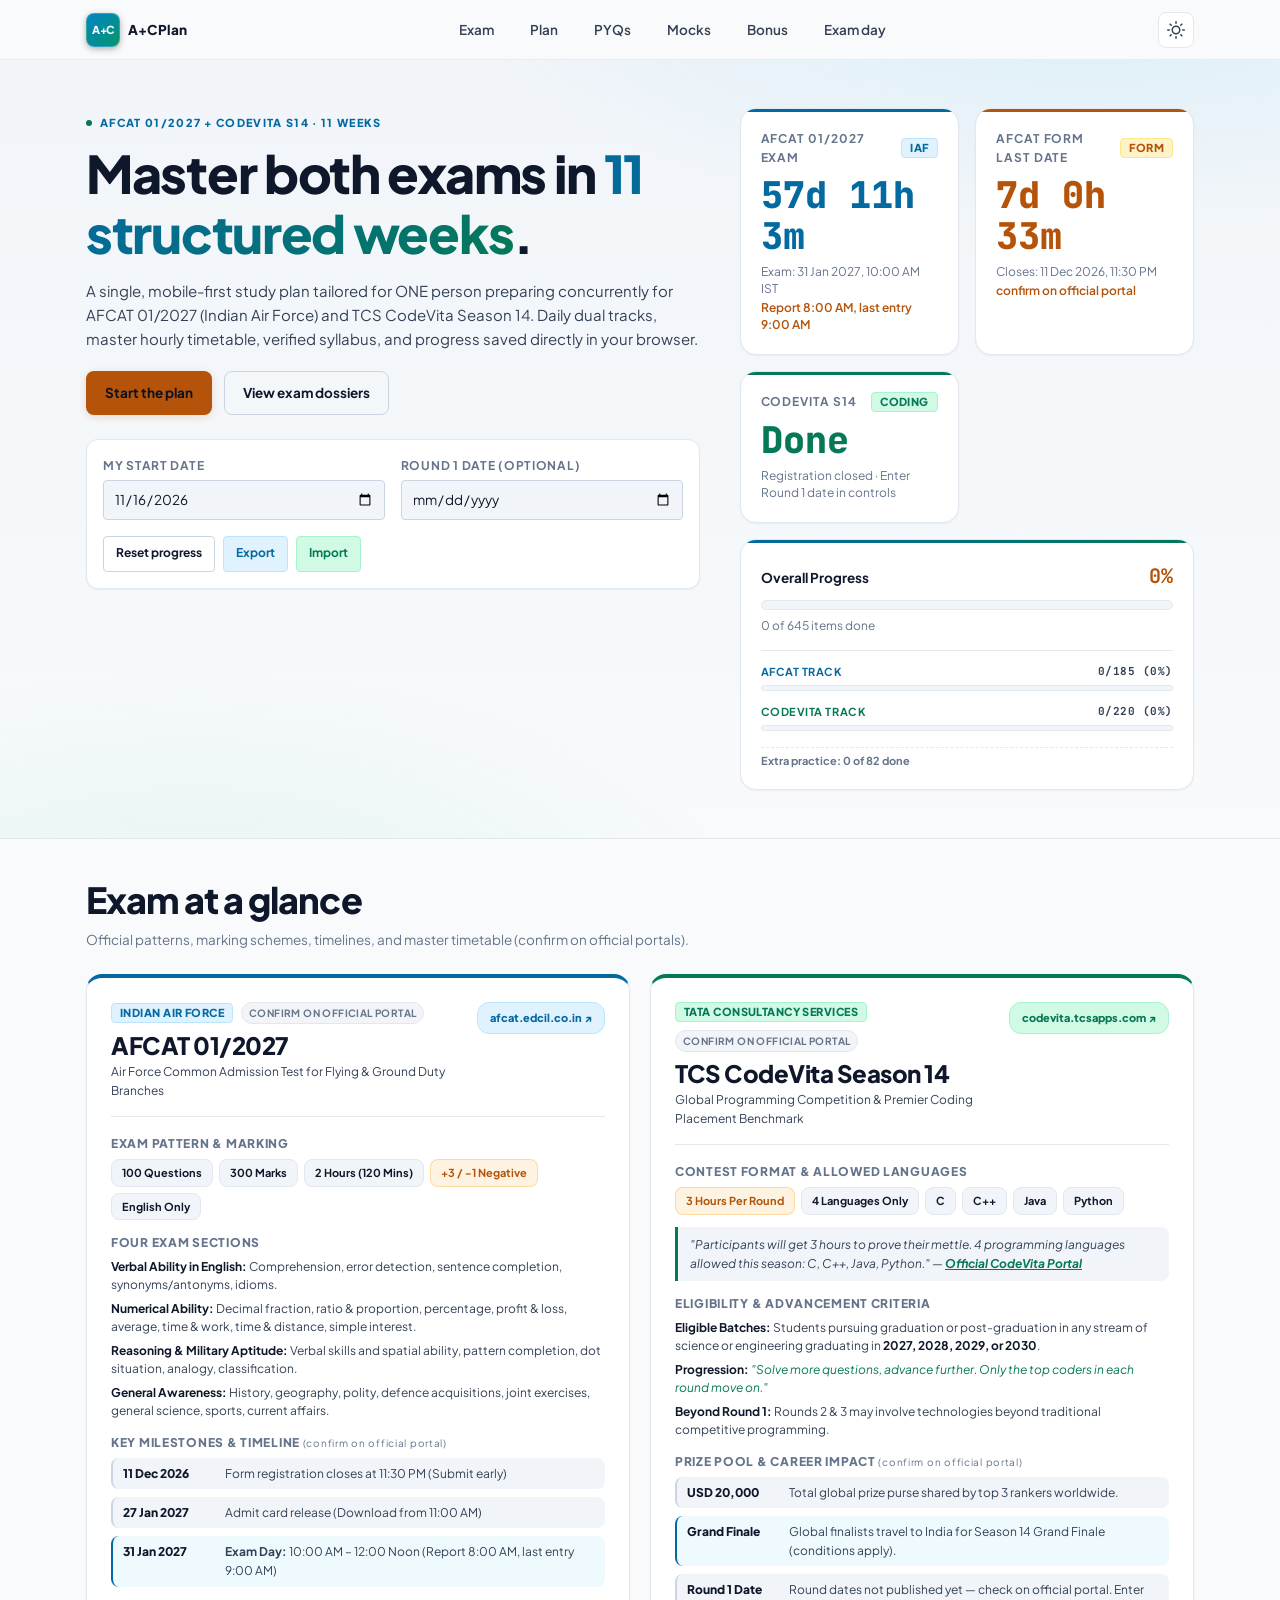
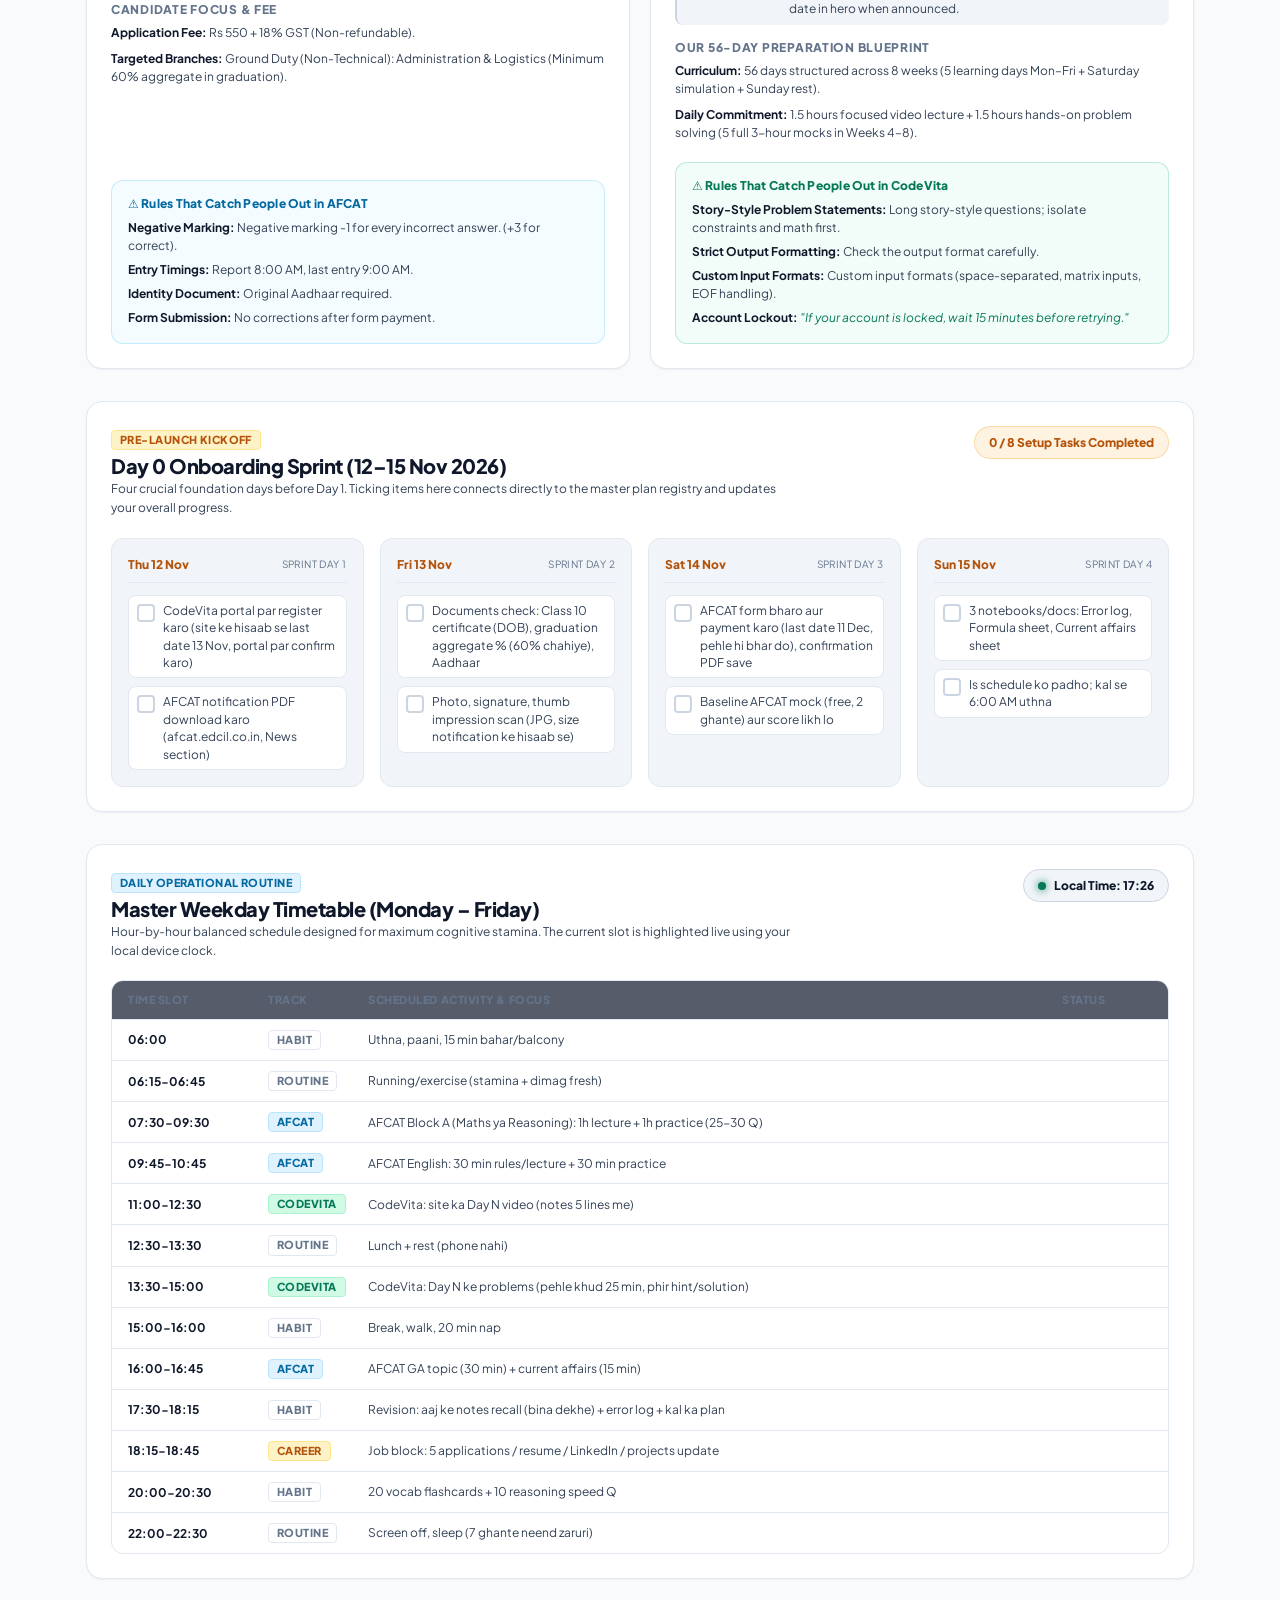
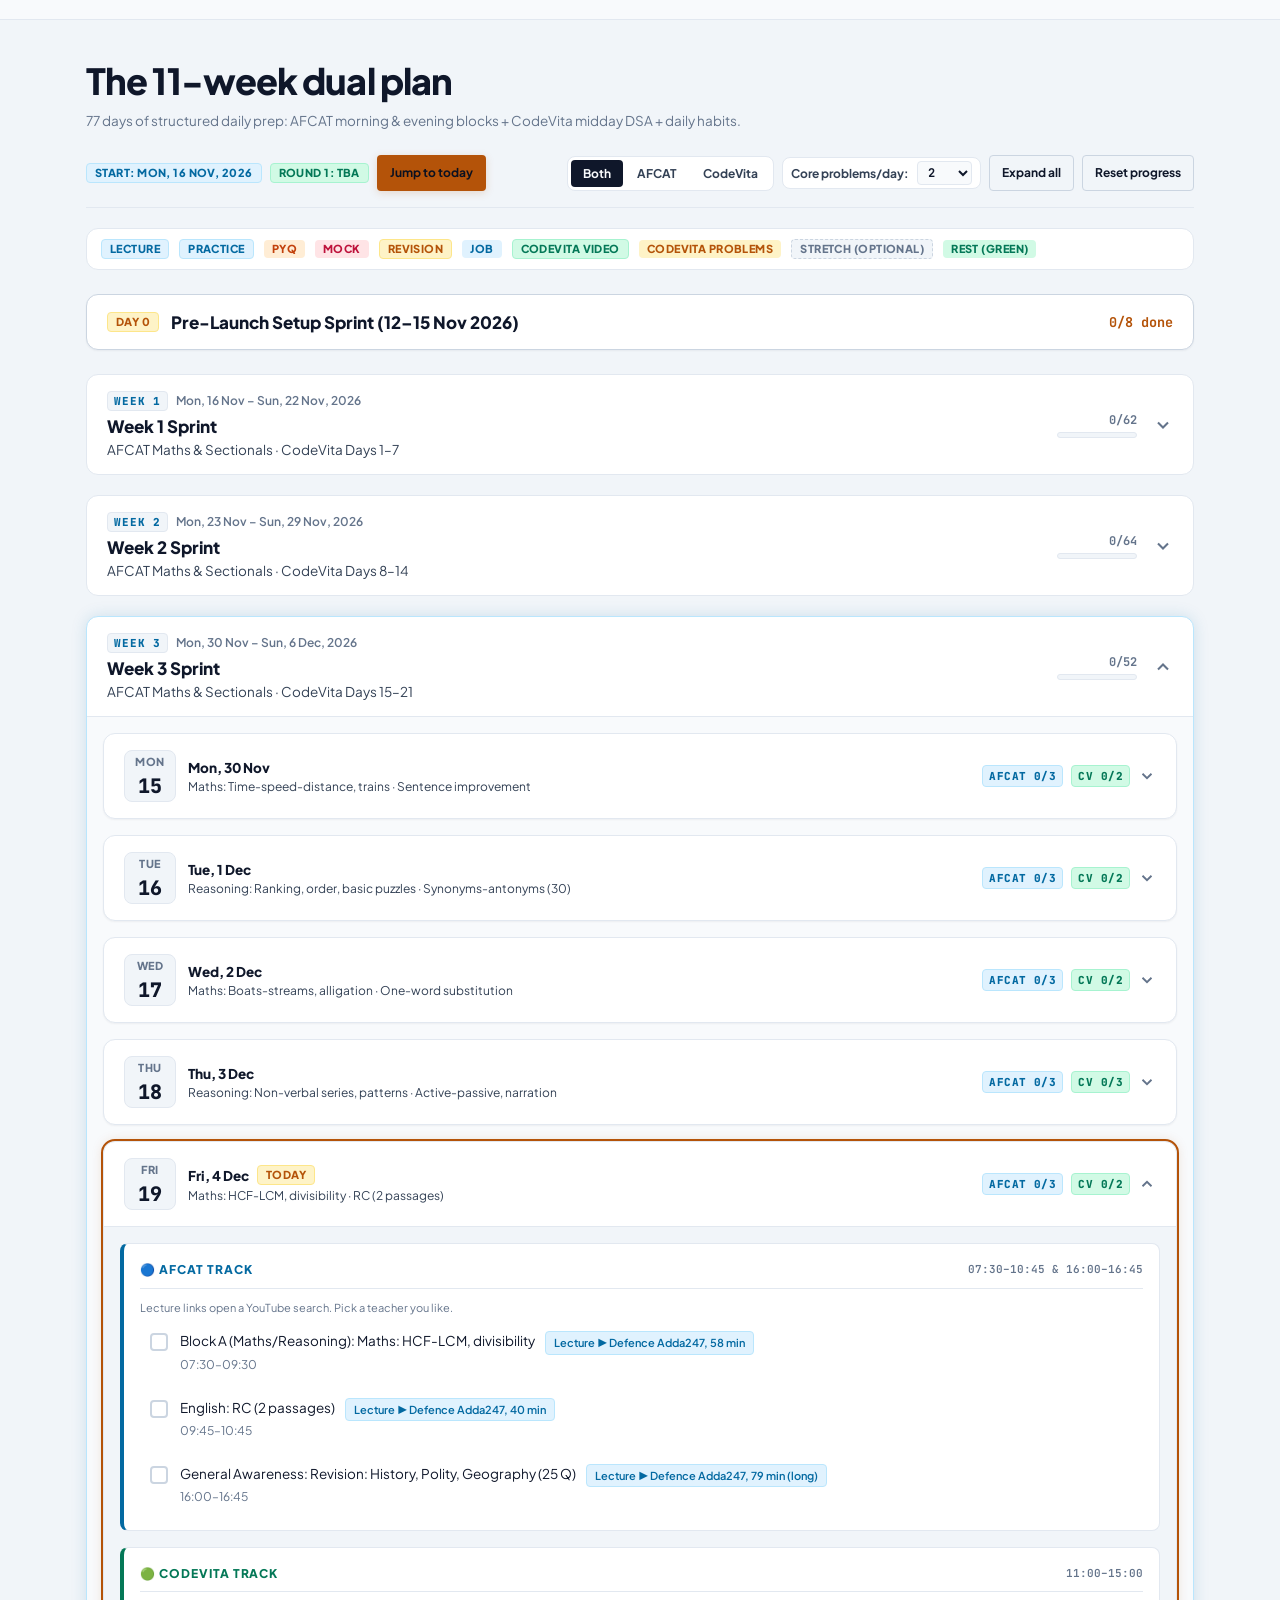
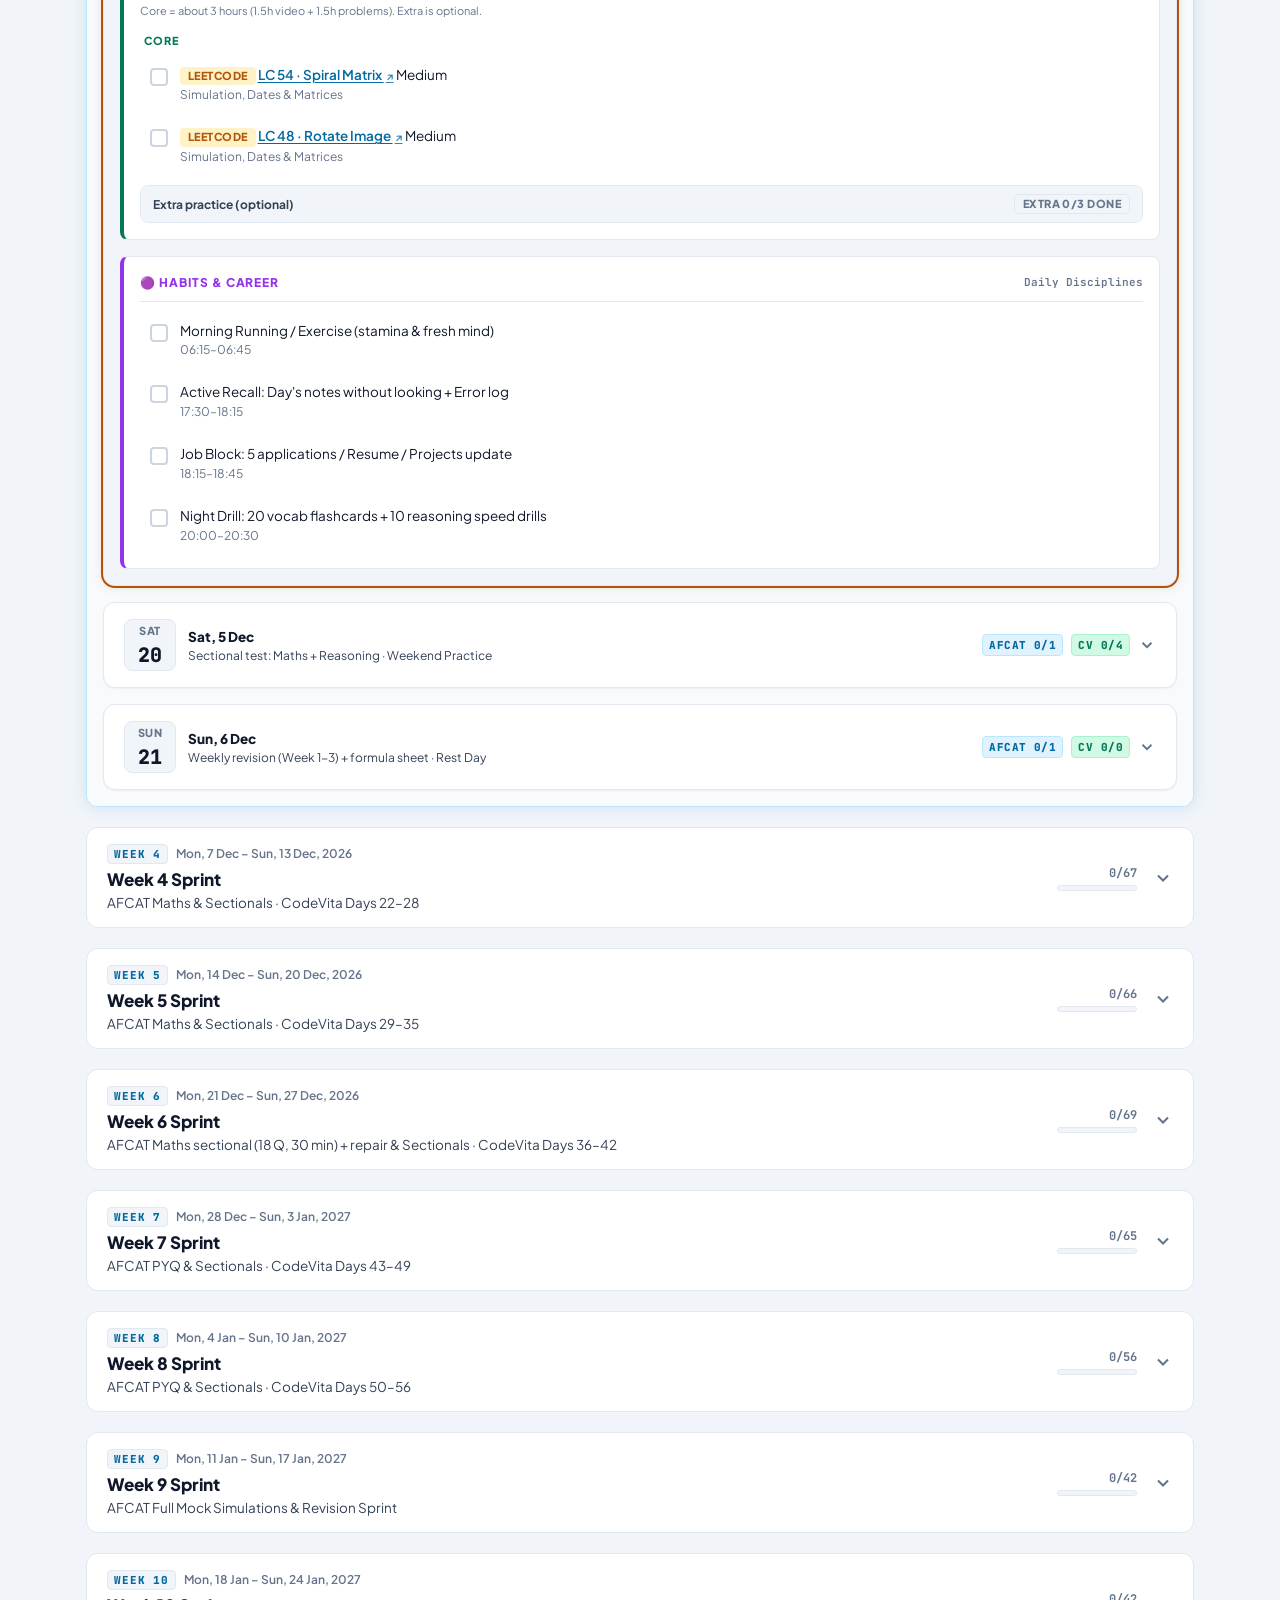
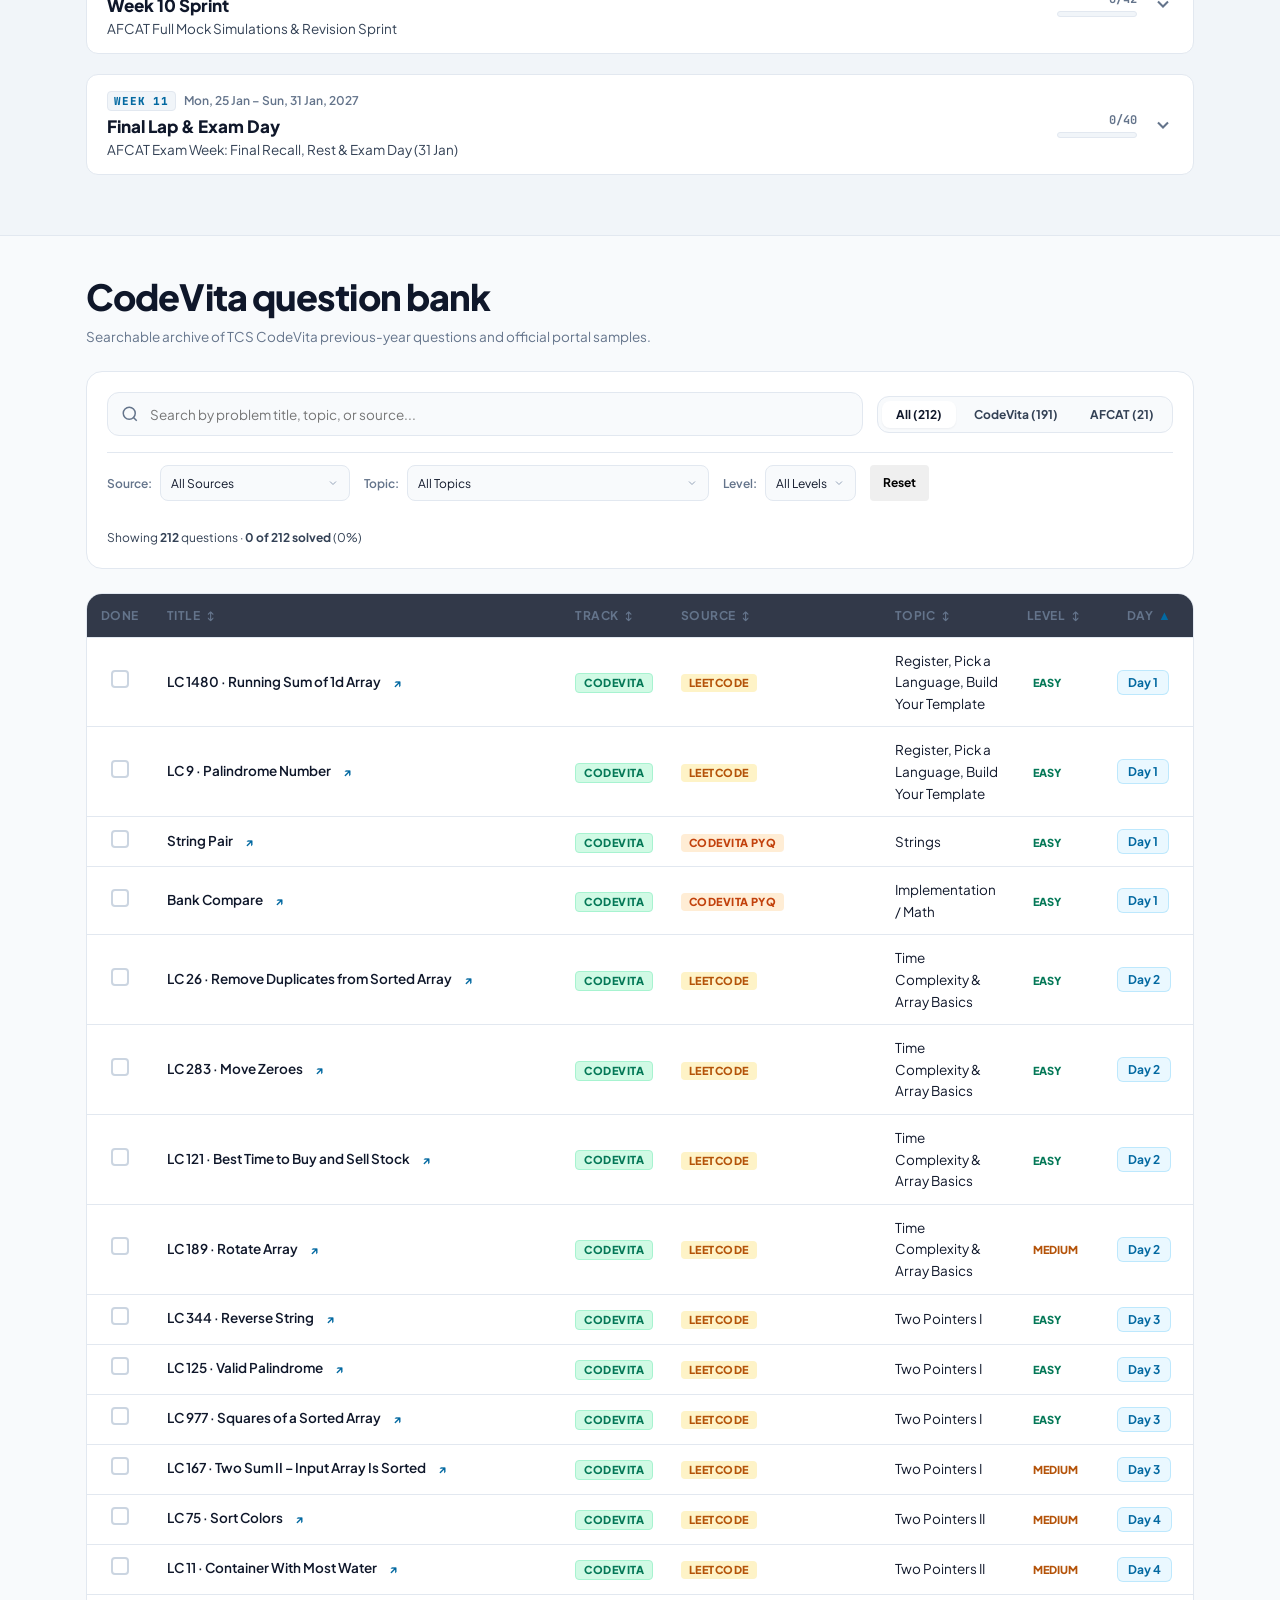
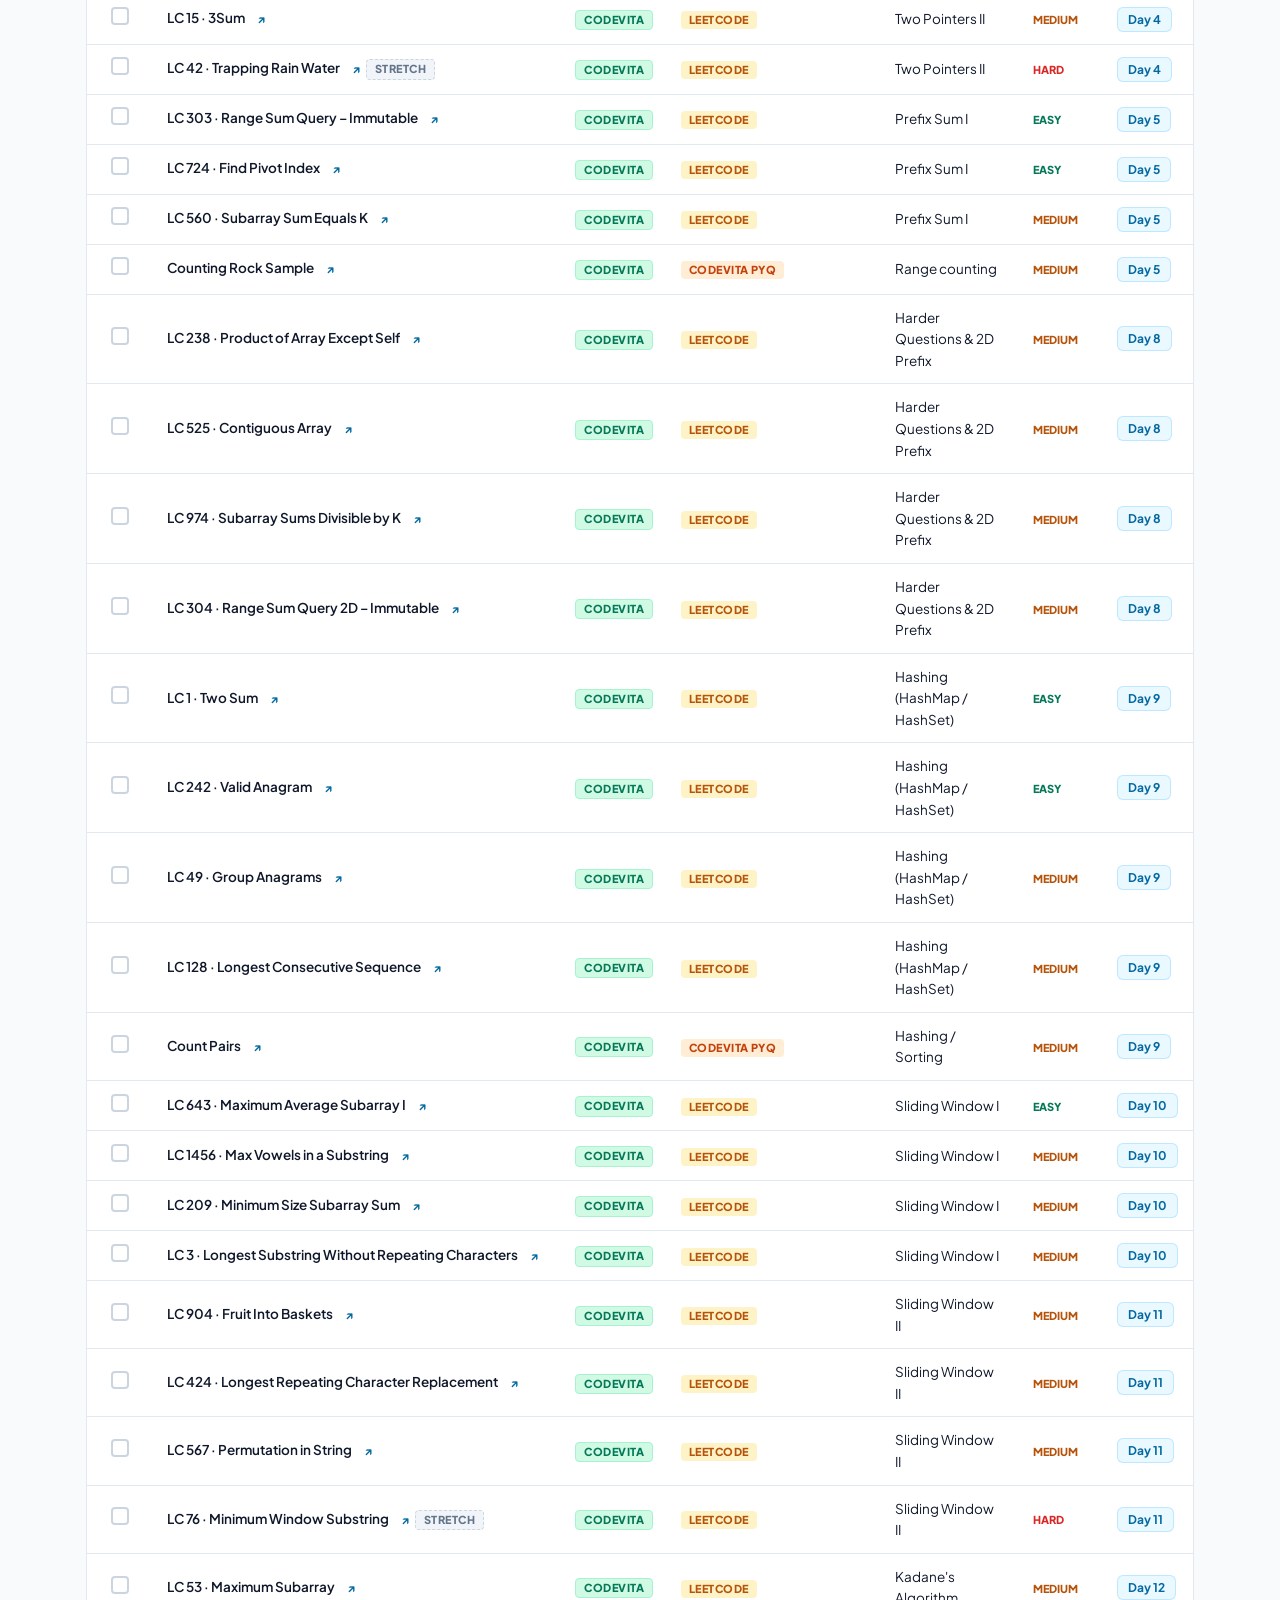
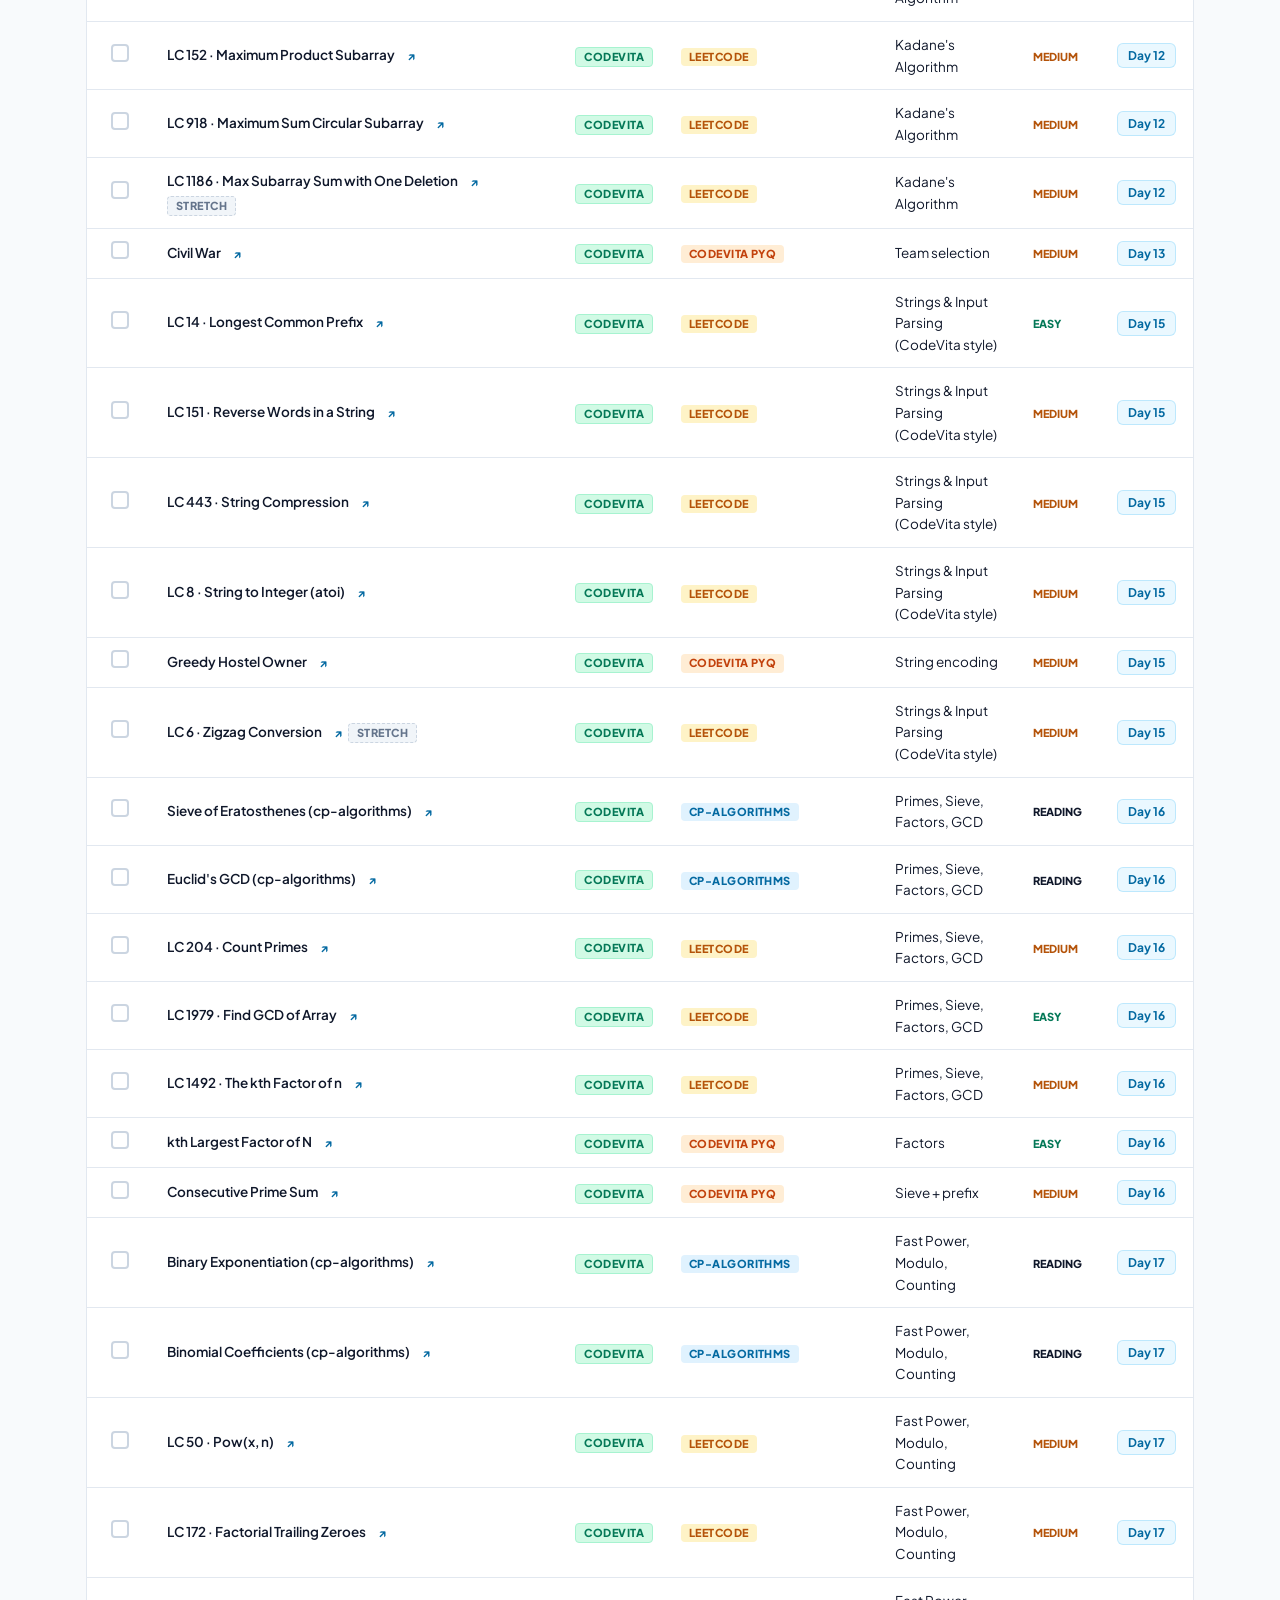
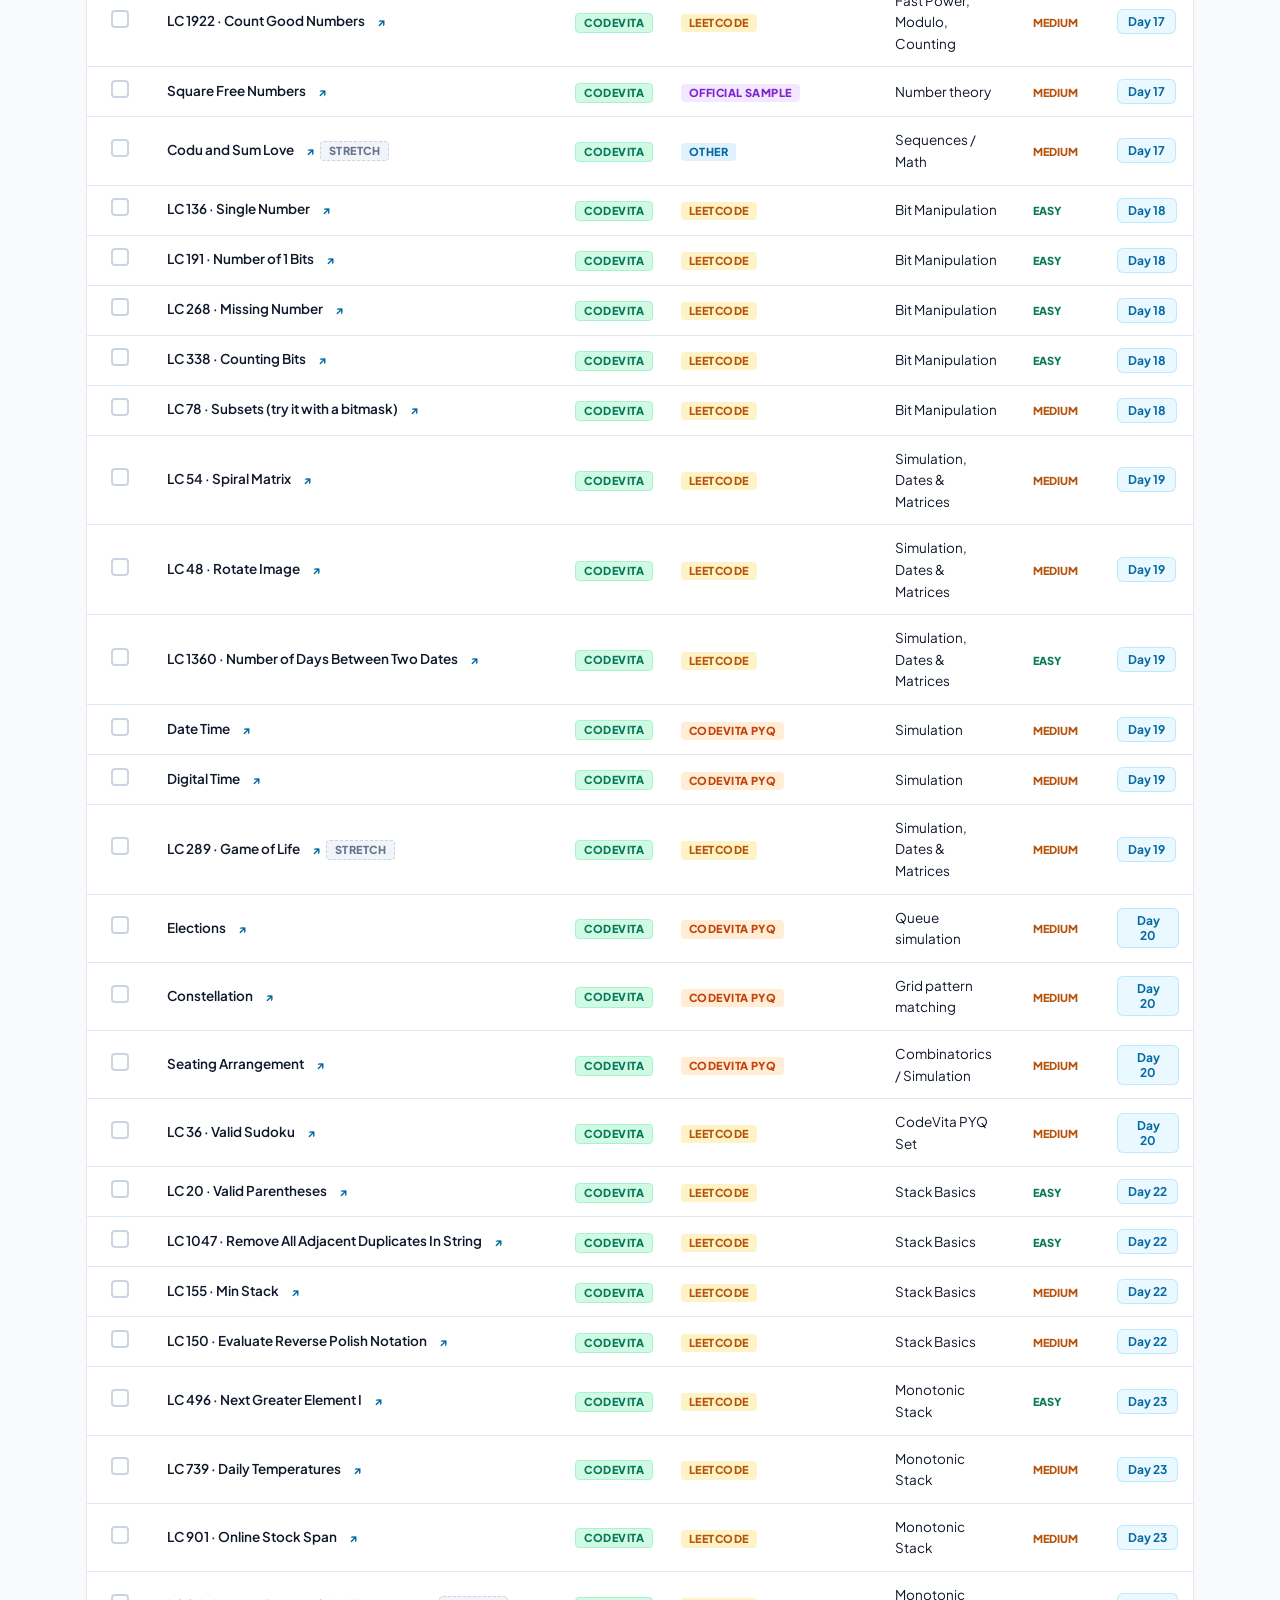
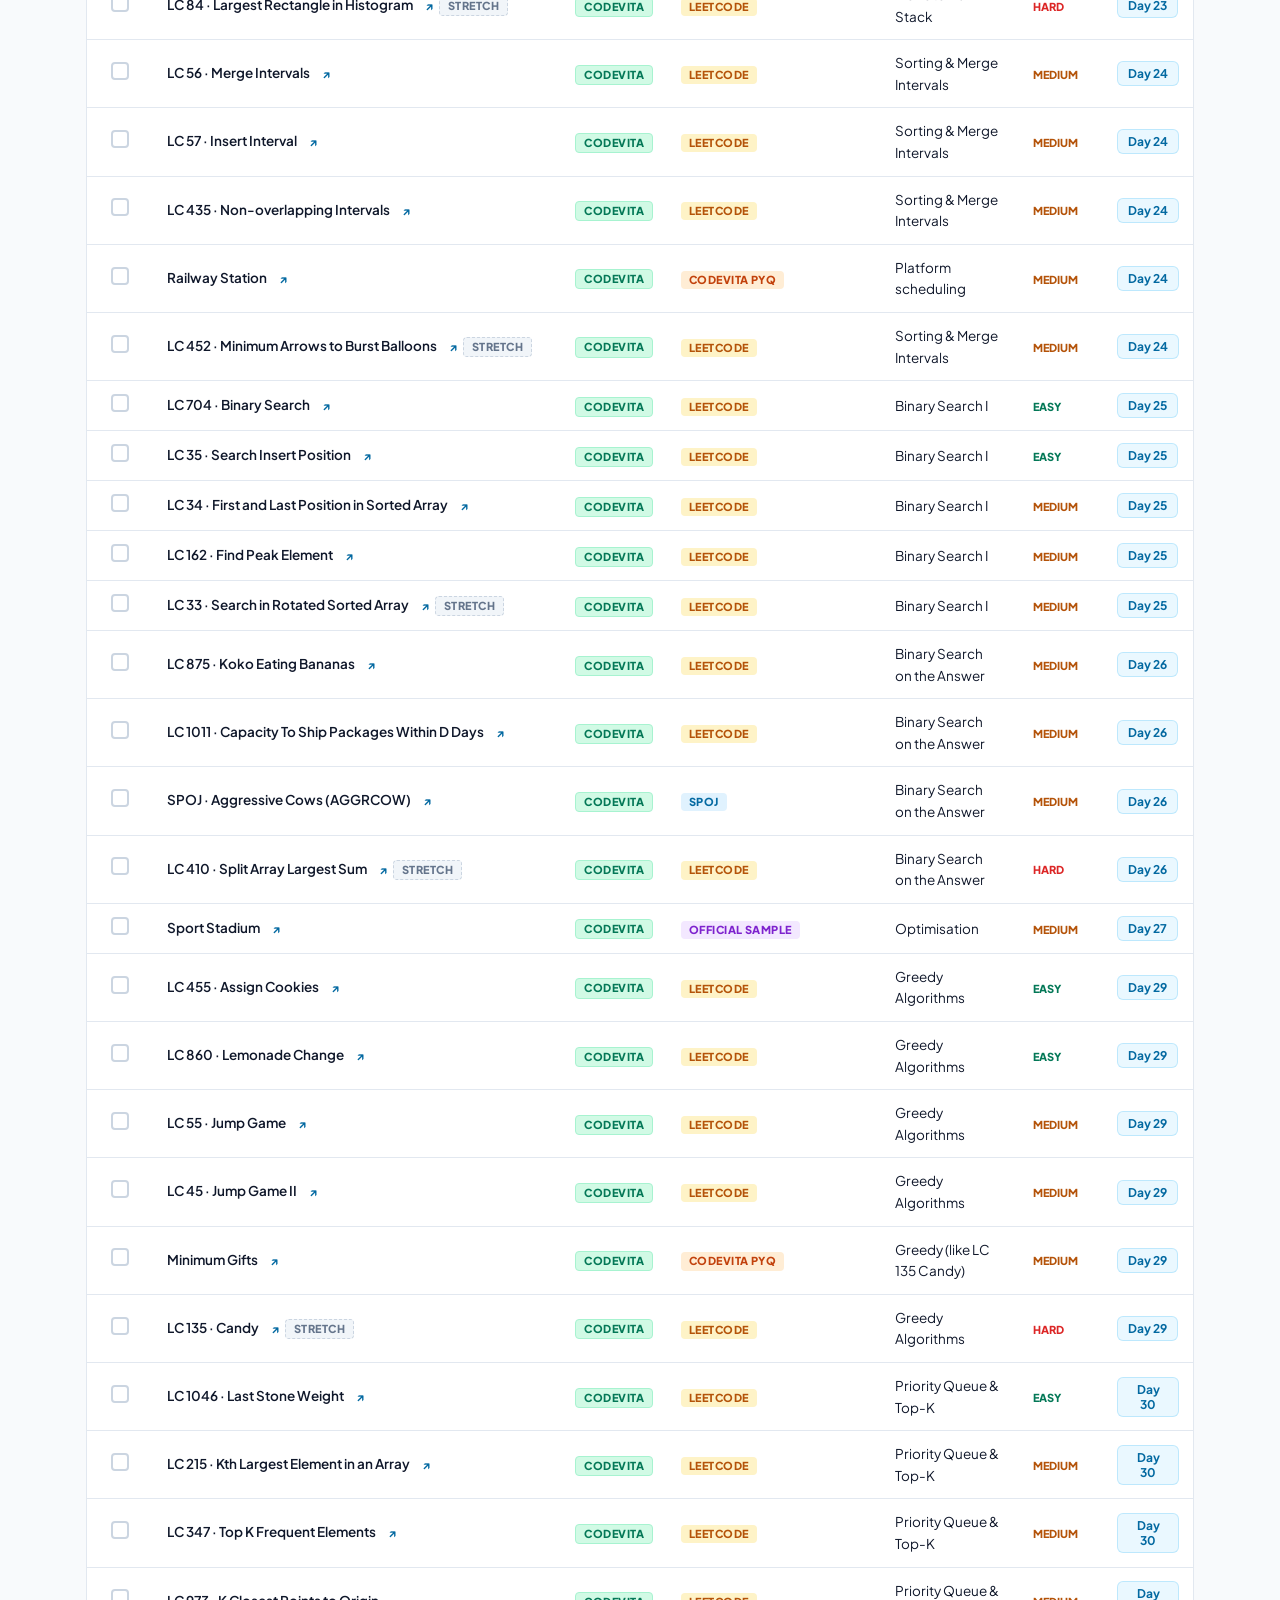
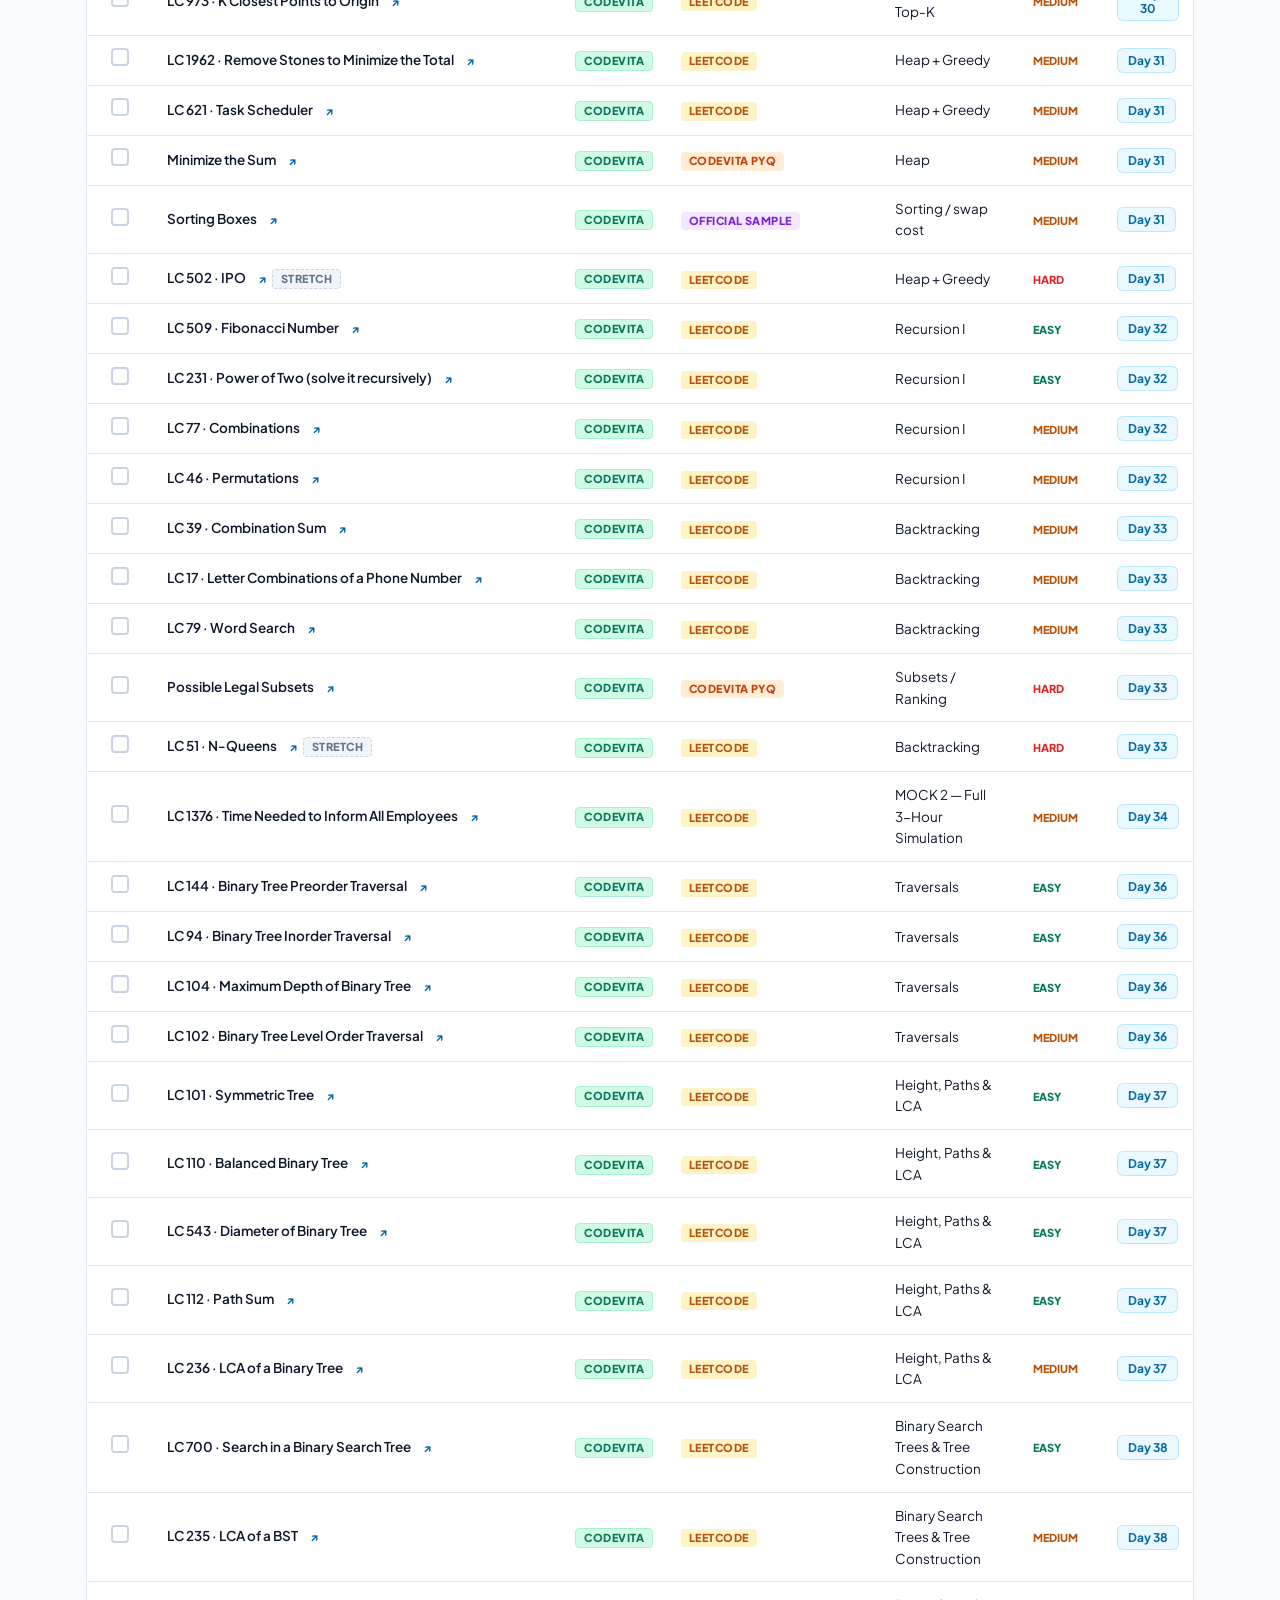
<file: index.html>
<!doctype html>
<html lang="en">
<head>
  <meta charset="utf-8">
  <meta name="viewport" content="width=device-width, initial-scale=1, viewport-fit=cover">
  <title>A+C Plan · AFCAT 01/2027 + TCS CodeVita S14 Dual Prep</title>
  <meta name="description" content="A static, mobile-first 11-week dual study plan for AFCAT 01/2027 and TCS CodeVita Season 14.">
  
  <!-- Favicon SVG -->
  <link rel="icon" href="data:image/svg+xml,%3Csvg xmlns='http://www.w3.org/2000/svg' viewBox='0 0 64 64'%3E%3Crect width='64' height='64' rx='14' fill='%230f172a'/%3E%3Ctext x='32' y='42' font-size='24' font-family='Arial' font-weight='800' text-anchor='middle' fill='%2338bdf8'%3EA+C%3C/text%3E%3C/svg%3E">
  
  <!-- Google Fonts: Plus Jakarta Sans & JetBrains Mono -->
  <link rel="preconnect" href="https://fonts.googleapis.com">
  <link rel="preconnect" href="https://fonts.gstatic.com" crossorigin>
  <link href="https://fonts.googleapis.com/css2?family=JetBrains+Mono:wght@500;700;800&family=Plus+Jakarta+Sans:wght@400;500;600;700;800&display=swap" rel="stylesheet">
  
  <!-- CSS Stylesheets -->
  <link rel="stylesheet" href="css/tokens.css">
  <link rel="stylesheet" href="css/base.css">
  <link rel="stylesheet" href="css/sections.css">

  <script>
    const focusP = new URLSearchParams(window.location.search).get("focus");
    if (focusP) {
      document.documentElement.classList.add("focus-" + focusP);
    }
  </script>
</head>
<body>
  <!-- STICKY FROSTED-GLASS HEADER -->
  <header class="topbar" role="banner">
    <div class="wrap topbar-inner">
      <a class="brand" href="#top" aria-label="A+C Plan Home">
        <span class="logo-badge">A+C</span>
        <span class="brand-text">A+C Plan</span>
      </a>

      <!-- Horizontal Swipe Nav on Mobile -->
      <nav class="nav-strip" role="navigation" aria-label="Main Navigation">
        <a class="nav-link" href="#exam">Exam</a>
        <a class="nav-link" href="#plan">Plan</a>
        <a class="nav-link" href="#pyq">PYQs</a>
        <a class="nav-link" href="#mocks">Mocks</a>
        <a class="nav-link" href="#bonus">Bonus</a>
        <a class="nav-link" href="#checklist">Exam day</a>
      </nav>

      <!-- Theme Toggle -->
      <button class="theme-toggle-btn" id="themeBtn" aria-label="Toggle dark mode" title="Toggle dark/light theme">
        <svg viewBox="0 0 24 24" width="18" height="18" fill="none" stroke="currentColor" stroke-width="2" stroke-linecap="round" stroke-linejoin="round">
          <path d="M21 12.79A9 9 0 1 1 11.21 3 7 7 0 0 0 21 12.79z"></path>
        </svg>
      </button>
    </div>
  </header>

  <main id="top" role="main">
    <!-- HERO SECTION -->
    <section class="hero" aria-labelledby="heroHeading">
      <div class="wrap">
        <!-- Error & Storage Notice Banners -->
        <div id="dataErrorBanner" class="alert-banner danger" hidden></div>
        <div id="storageNotice" class="alert-banner warning" hidden></div>

        <div class="hero-grid">
          <!-- Left: Value Proposition & CTAs -->
          <div class="hero-content">
            <p class="eyebrow"><span class="dot"></span> AFCAT 01/2027 + CodeVita S14 · 11 Weeks</p>
            <h1 id="heroHeading">Master both exams in <span class="hl">11 structured weeks</span>.</h1>
            <p class="hero-lede">
              A single, mobile-first study plan tailored for ONE person preparing concurrently for AFCAT 01/2027 (Indian Air Force) and TCS CodeVita Season 14. Daily dual tracks, master hourly timetable, verified syllabus, and progress saved directly in your browser.
            </p>
            <div class="cta-row">
              <a class="btn primary" href="#plan">Start the plan</a>
              <a class="btn ghost" href="#exam">View exam dossiers</a>
            </div>

            <!-- Hero Controls: Dates, Fit Note & Progress Management -->
            <div class="hero-controls-bar">
              <div class="field-group">
                <label for="startDateInput">My start date</label>
                <input type="date" id="startDateInput" aria-label="My plan start date">
              </div>
              <div class="field-group">
                <label for="round1DateInput">Round 1 date (optional)</label>
                <input type="date" id="round1DateInput" aria-label="CodeVita Round 1 date">
              </div>
              <div class="hero-actions-group">
                <button class="btn small ghost" id="resetBtn" title="Clear completed tasks">Reset progress</button>
                <button class="btn small afcat" id="exportBtn" title="Export backup JSON">Export</button>
                <button class="btn small cv" id="importBtn" title="Restore backup JSON">Import</button>
                <input type="file" id="importFileInput" accept=".json" aria-label="Import backup progress JSON" hidden>
              </div>
            </div>

            <!-- Fit Note Alert (Hidden until Round 1 date entered) -->
            <div id="fitNote" class="fit-note" hidden></div>
          </div>

          <!-- Right: 4 Live Status Cards (3 Countdowns + Progress) -->
          <aside class="hero-cards-grid" aria-label="Exam countdowns and progress">
            <!-- Card 1: AFCAT Exam Countdown -->
            <div class="count-card afcat" aria-live="polite">
              <div class="count-badge-row">
                <span class="count-label">AFCAT 01/2027 Exam</span>
                <span class="badge afcat">IAF</span>
              </div>
              <div class="count-digits" id="afcatCountdown">—</div>
              <p class="count-sub">Exam: 31 Jan 2027, 10:00 AM IST</p>
              <p class="count-sub emphasis">Report 8:00 AM, last entry 9:00 AM</p>
            </div>

            <!-- Card 2: AFCAT Form Deadline -->
            <div class="count-card afcat-form" aria-live="polite">
              <div class="count-badge-row">
                <span class="count-label">AFCAT Form Last Date</span>
                <span class="badge amber">Form</span>
              </div>
              <div class="count-digits" id="afcatFormCountdown">—</div>
              <p class="count-sub">Closes: 11 Dec 2026, 11:30 PM</p>
              <p class="count-sub emphasis">confirm on official portal</p>
            </div>

            <!-- Card 3: CodeVita Countdown -->
            <div class="count-card cv" aria-live="polite">
              <div class="count-badge-row">
                <span class="count-label" id="cvCardLabel">CodeVita Registration</span>
                <span class="badge cv">Coding</span>
              </div>
              <div class="count-digits" id="cvCountdown">—</div>
              <p class="count-sub" id="cvCountdownSub">Closes 13 Nov 2026 (confirm on portal)</p>
            </div>

            <!-- Card 4: Overall & Dual-Track Progress Card -->
            <div class="count-card progress-card" aria-live="polite">
              <div class="progress-header">
                <span>Overall Progress</span>
                <strong id="progressPct">0%</strong>
              </div>
              <div class="progress-bar-track" role="progressbar" aria-valuemin="0" aria-valuemax="100" aria-valuenow="0">
                <div class="progress-bar-fill" id="progressBar"></div>
              </div>
              <p class="count-sub" id="progressText">0 of 0 items done</p>

              <!-- Two Small Track Progress Bars: AFCAT & CodeVita -->
              <div class="sub-progress-container">
                <div class="sub-bar-row">
                  <div class="sub-bar-labels">
                    <span class="track-title afcat">AFCAT Track</span>
                    <span class="track-val" id="afcatSubPct">0/0 (0%)</span>
                  </div>
                  <div class="sub-bar-track">
                    <div class="sub-bar-fill afcat" id="afcatSubBar"></div>
                  </div>
                </div>
                <div class="sub-bar-row">
                  <div class="sub-bar-labels">
                    <span class="track-title cv">CodeVita Track</span>
                    <span class="track-val" id="cvSubPct">0/0 (0%)</span>
                  </div>
                  <div class="sub-bar-track">
                    <div class="sub-bar-fill cv" id="cvSubBar"></div>
                  </div>
                </div>
                <div class="sub-bar-row extra-practice-row">
                  <span class="extra-practice-text" id="extraPracticeText">Extra practice: 0 of 0 done</span>
                </div>
              </div>
            </div>
          </aside>
        </div>
      </div>
    </section>

    <!-- 1. EXAM AT A GLANCE CONTAINER -->
    <section id="exam" class="section" aria-labelledby="examHeading">
      <div class="wrap">
        <header class="section-header">
          <h2 id="examHeading">Exam at a glance</h2>
          <p class="section-sub">Official patterns, marking schemes, timelines, and master timetable (confirm on official portals).</p>
        </header>
        <div id="examContainer"></div>
      </div>
    </section>

    <!-- 2. THE 11-WEEK PLAN CONTAINER -->
    <section id="plan" class="section alt" aria-labelledby="planHeading">
      <div class="wrap">
        <header class="section-header">
          <h2 id="planHeading">The 11-week dual plan</h2>
          <p class="section-sub">77 days of structured daily prep: AFCAT morning & evening blocks + CodeVita midday DSA + daily habits.</p>
        </header>
        <div id="planContainer"></div>
      </div>
    </section>

    <!-- 3. QUESTION BANK CONTAINER -->
    <section id="pyq" class="section" aria-labelledby="pyqHeading">
      <div class="wrap">
        <header class="section-header">
          <h2 id="pyqHeading">CodeVita question bank</h2>
          <p class="section-sub">Searchable archive of TCS CodeVita previous-year questions and official portal samples.</p>
        </header>
        <div id="pyqContainer"></div>
      </div>
    </section>

    <!-- 4. MOCKS TRACKER CONTAINER -->
    <section id="mocks" class="section alt" aria-labelledby="mocksHeading">
      <div class="wrap">
        <header class="section-header">
          <h2 id="mocksHeading">Mock tests & targets</h2>
          <p class="section-sub">12 full AFCAT target score simulations and 5 full 3-hour CodeVita contest practice rounds.</p>
        </header>
        <div id="mocksContainer"></div>
      </div>
    </section>

    <!-- 5. BONUS RESOURCES CONTAINER -->
    <section id="bonus" class="section" aria-labelledby="bonusHeading">
      <div class="wrap">
        <header class="section-header">
          <h2 id="bonusHeading">Bonus resources & lectures</h2>
          <p class="section-sub">Formula sheets, static GK recall guides, and interview placement video series.</p>
        </header>
        <div id="bonusContainer"></div>
      </div>
    </section>

    <!-- 6. EXAM-DAY CHECKLIST CONTAINER -->
    <section id="checklist" class="section alt" aria-labelledby="checklistHeading">
      <div class="wrap narrow">
        <header class="section-header">
          <h2 id="checklistHeading">Exam-day checklists</h2>
          <p class="section-sub">Essential documents, center reporting rules, and online coding environment guidelines.</p>
        </header>
        <div id="checklistContainer"></div>
      </div>
    </section>
  </main>

  <!-- FOOTER -->
  <footer class="footer" role="contentinfo">
    <div class="wrap footer-inner">
      <p class="footer-credit">Layout inspired by the CodeVita 8-Week Plan by Padho with Pratyush</p>
      <p class="footer-disclaimer">Not affiliated with TCS or the Indian Air Force. Dates and rules can change: check the official portals.</p>
    </div>
  </footer>

  <!-- Fail-safe Error Listener (catches early module syntax or import errors) -->
  <script>
    window.addEventListener('error', function (event) {
      var banner = document.getElementById('dataErrorBanner');
      if (banner) {
        banner.hidden = false;
        var fileName = (event.filename || '').split('/').pop() || 'script';
        banner.innerHTML = '<strong>⚠️ JavaScript Initialization Error (' + fileName + '):</strong> ' +
          (event.message || 'Unknown error') +
          '<br><small>File: <code>' + (event.filename || fileName) + '</code> (line ' + (event.lineno || '?') + ')</small>';
      }
    });
  </script>

  <!-- Application Entry Script (ES Module) -->
  <script type="module" src="js/main.js"></script>
</body>
</html>
</file>
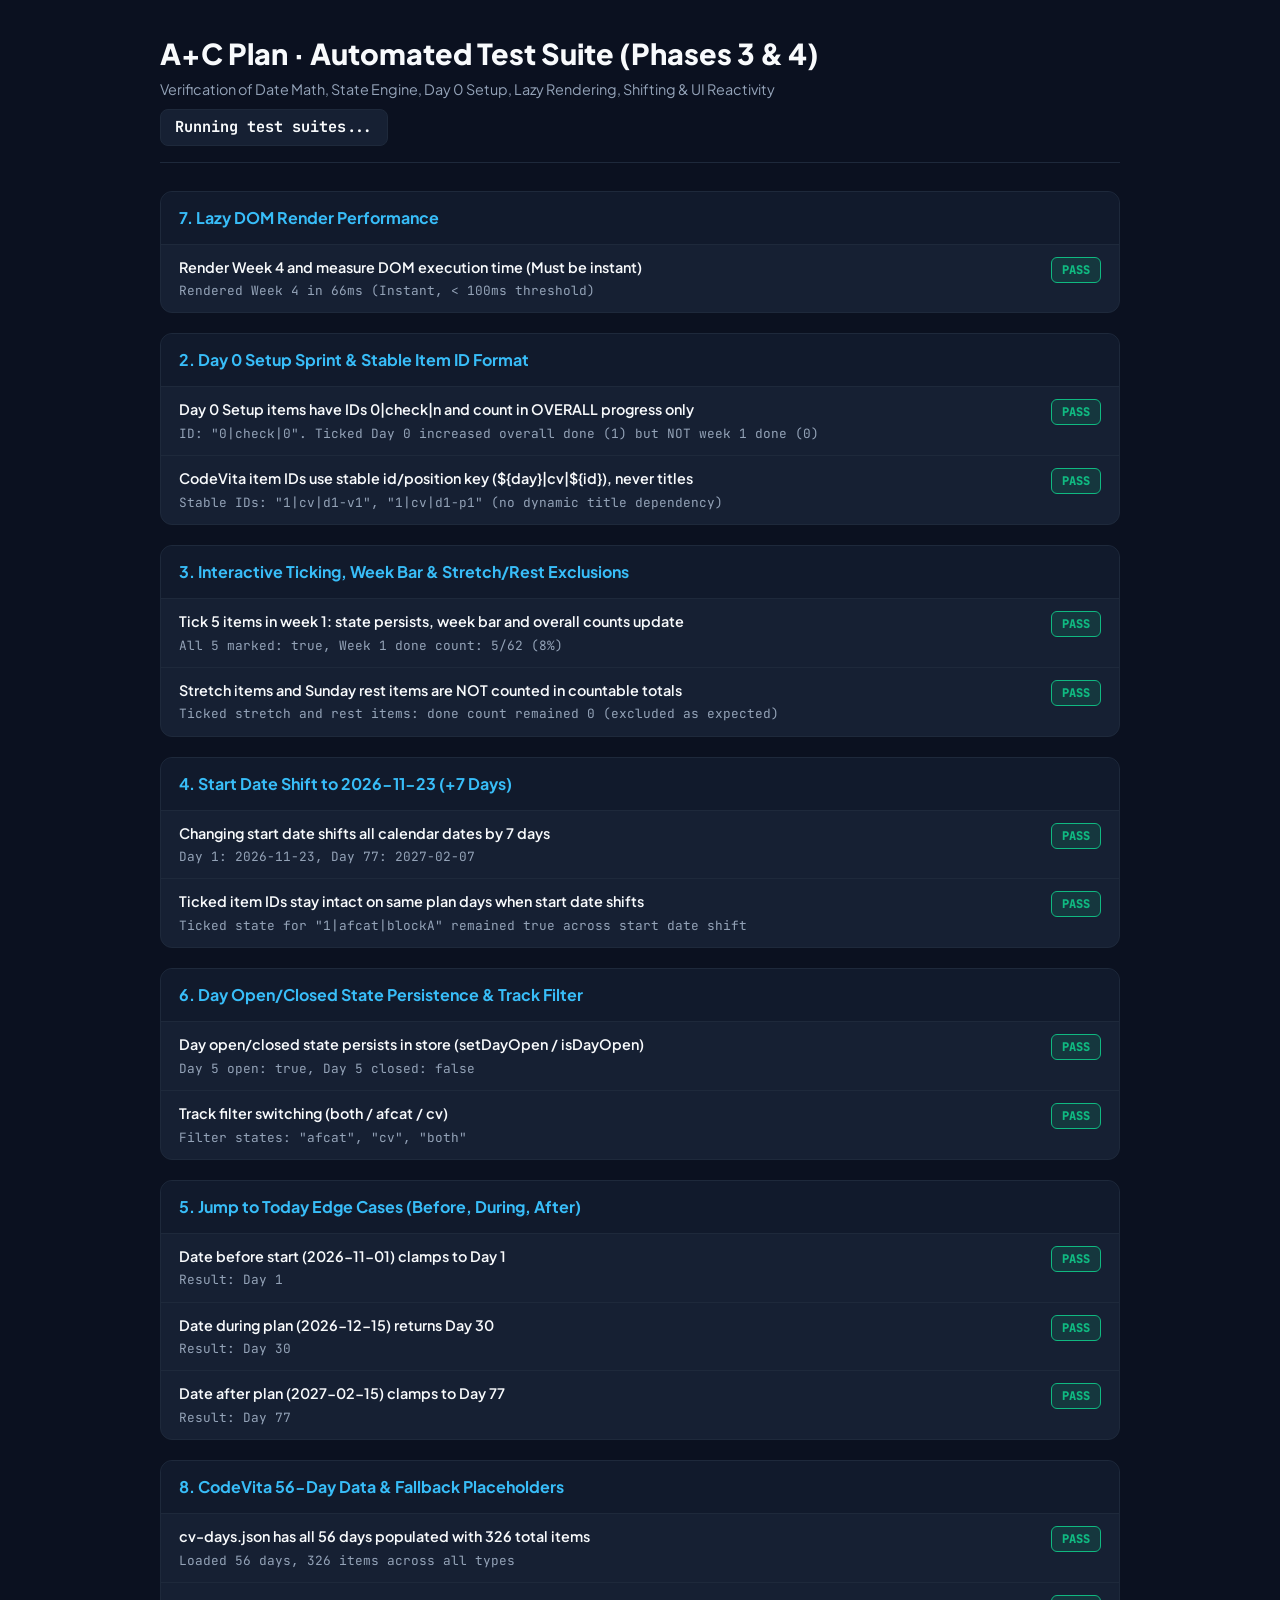
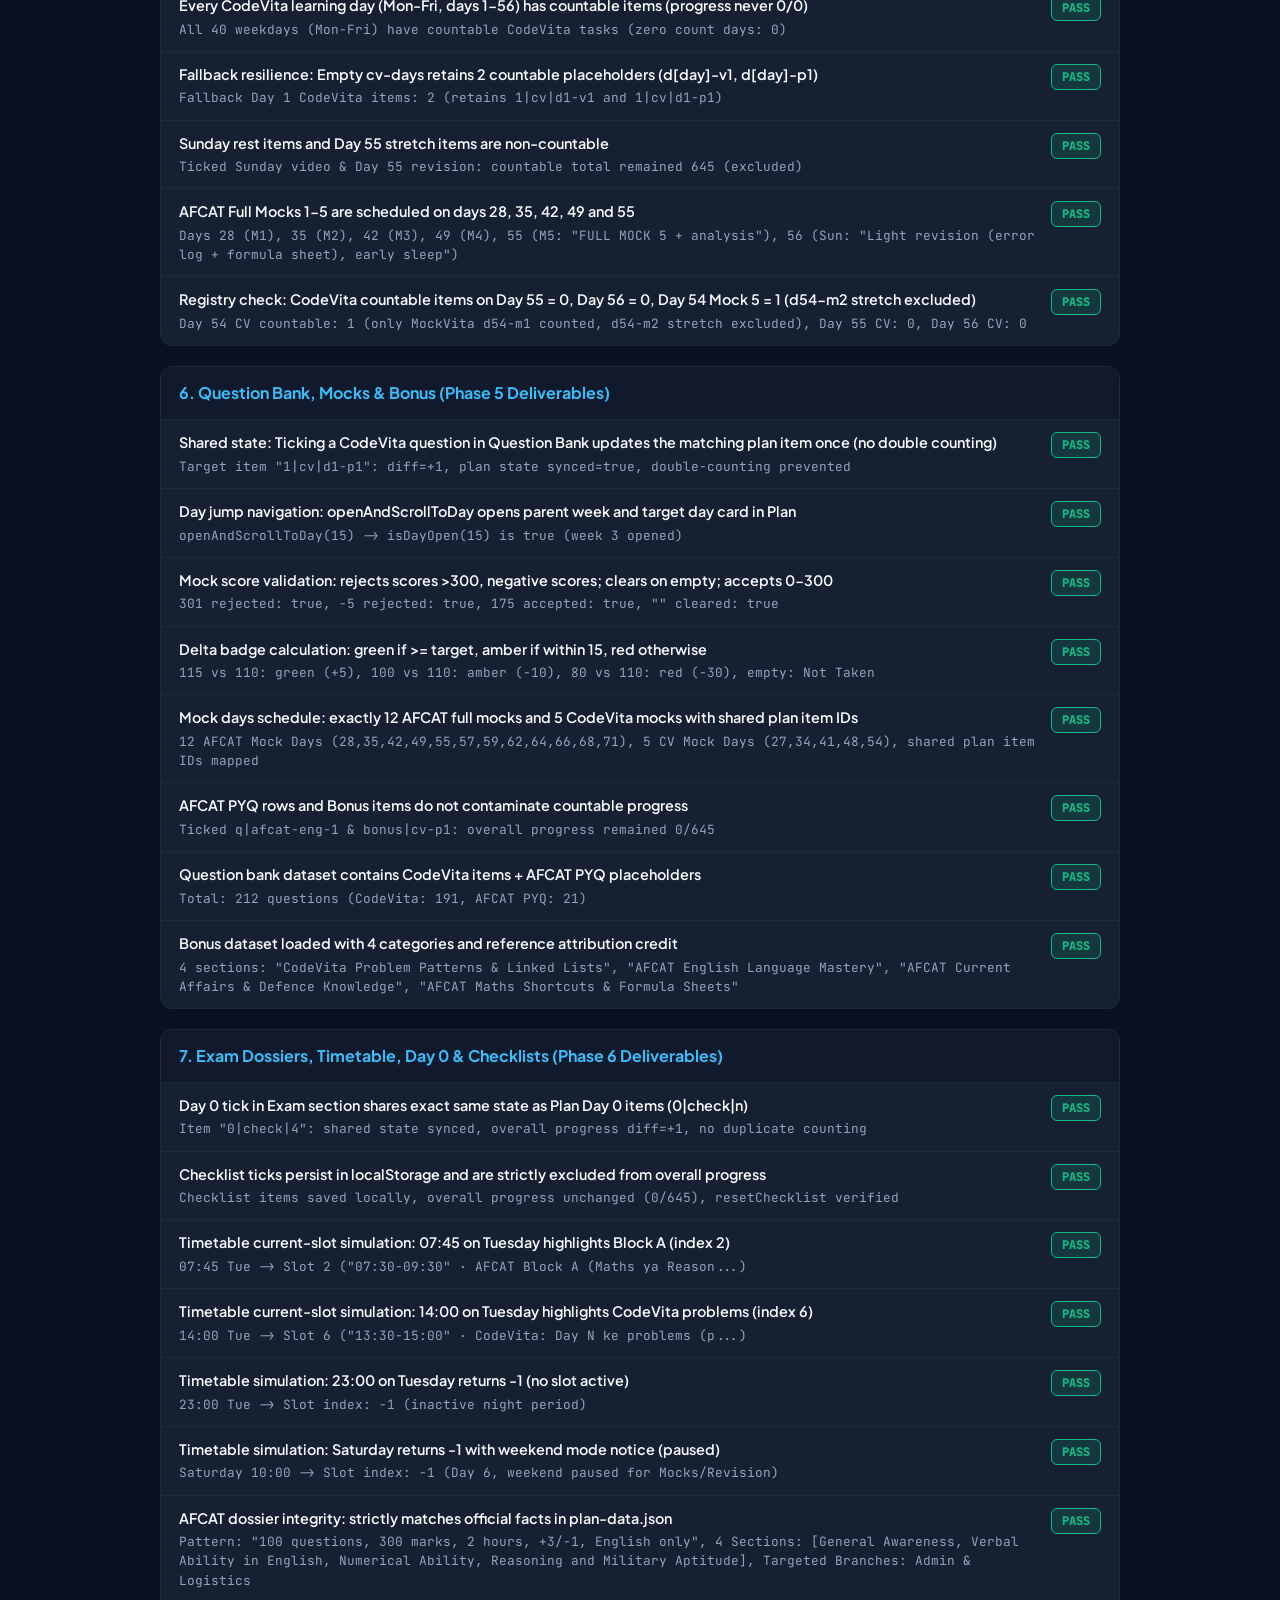
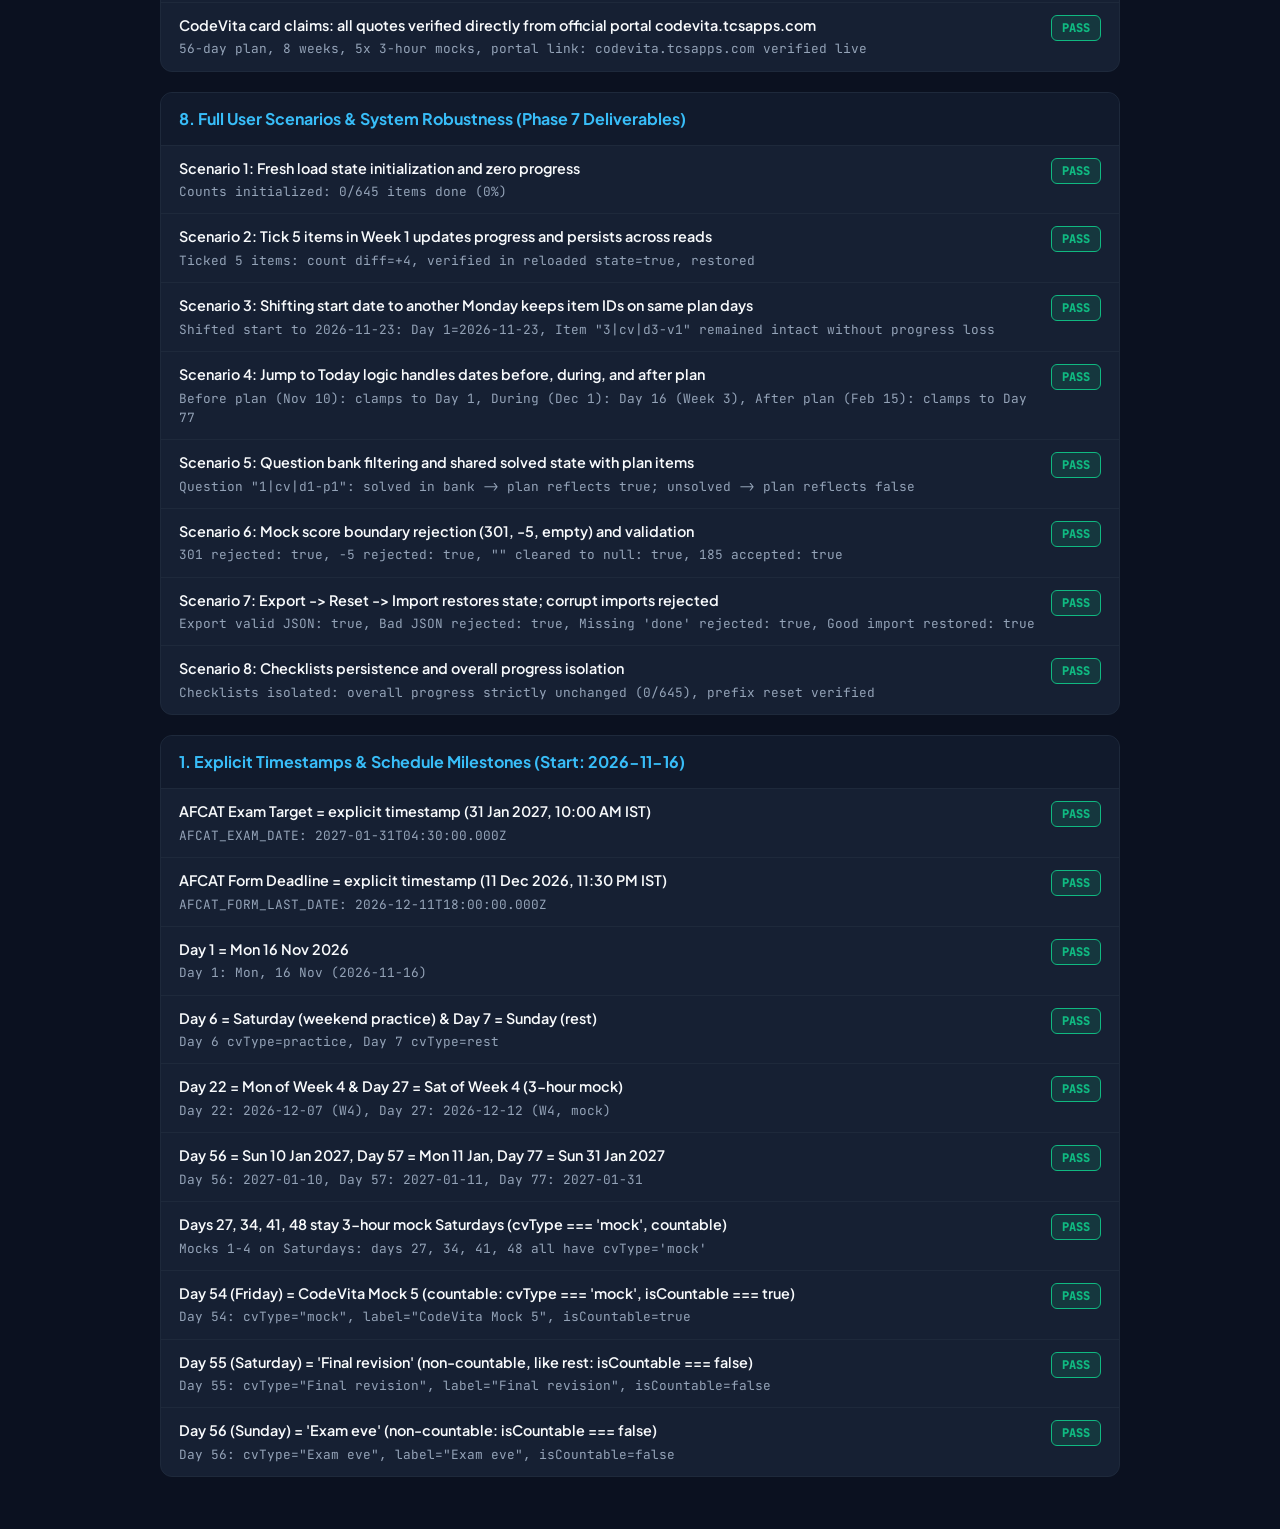
<file: tests.html>
<!doctype html>
<html lang="en">
<head>
  <meta charset="utf-8">
  <title>A+C Plan · Comprehensive Automated Test Suite</title>
  <meta name="viewport" content="width=device-width, initial-scale=1">
  <link rel="preconnect" href="https://fonts.googleapis.com">
  <link rel="preconnect" href="https://fonts.gstatic.com" crossorigin>
  <link href="https://fonts.googleapis.com/css2?family=JetBrains+Mono:wght@500;700;800&family=Plus+Jakarta+Sans:wght@500;700;800&display=swap" rel="stylesheet">
  <style>
    :root {
      --bg: #0b1120;
      --card: #162033;
      --line: #1e293b;
      --ink: #f8fafc;
      --muted: #94a3b8;
      --pass: #10b981;
      --pass-bg: rgba(16, 185, 129, 0.15);
      --fail: #ef4444;
      --fail-bg: rgba(239, 68, 68, 0.15);
      --afcat: #38bdf8;
      --amber: #f59e0b;
    }
    * { box-sizing: border-box; margin: 0; padding: 0; }
    body {
      background: var(--bg);
      color: var(--ink);
      font-family: 'Plus Jakarta Sans', sans-serif;
      padding: 32px 20px;
      line-height: 1.5;
    }
    .container {
      max-width: 960px;
      margin: 0 auto;
    }
    header {
      margin-bottom: 28px;
      border-bottom: 1px solid var(--line);
      padding-bottom: 16px;
    }
    h1 {
      font-size: 1.8rem;
      font-weight: 800;
      margin-bottom: 4px;
    }
    .summary-badge {
      display: inline-flex;
      align-items: center;
      gap: 8px;
      font-family: 'JetBrains Mono', monospace;
      font-size: 0.95rem;
      font-weight: 700;
      padding: 6px 14px;
      border-radius: 8px;
      background: var(--card);
      border: 1px solid var(--line);
      margin-top: 8px;
    }
    .summary-badge.all-pass {
      background: var(--pass-bg);
      color: var(--pass);
      border-color: var(--pass);
    }
    .test-suite {
      background: var(--card);
      border: 1px solid var(--line);
      border-radius: 12px;
      margin-bottom: 20px;
      overflow: hidden;
    }
    .suite-header {
      padding: 14px 18px;
      background: rgba(15, 23, 42, 0.7);
      border-bottom: 1px solid var(--line);
      font-size: 1rem;
      font-weight: 700;
      color: var(--afcat);
    }
    .test-list {
      list-style: none;
    }
    .test-item {
      display: flex;
      justify-content: space-between;
      align-items: flex-start;
      gap: 16px;
      padding: 12px 18px;
      border-bottom: 1px solid var(--line);
      font-size: 0.9rem;
    }
    .test-item:last-child {
      border-bottom: 0;
    }
    .test-info {
      flex: 1;
    }
    .test-desc {
      font-weight: 600;
      color: var(--ink);
    }
    .test-detail {
      font-family: 'JetBrains Mono', monospace;
      font-size: 0.8rem;
      color: var(--muted);
      margin-top: 3px;
    }
    .status-badge {
      font-family: 'JetBrains Mono', monospace;
      font-size: 0.75rem;
      font-weight: 800;
      text-transform: uppercase;
      padding: 3px 10px;
      border-radius: 6px;
      flex-shrink: 0;
    }
    .status-badge.pass {
      background: var(--pass-bg);
      color: var(--pass);
      border: 1px solid var(--pass);
    }
    .status-badge.fail {
      background: var(--fail-bg);
      color: var(--fail);
      border: 1px solid var(--fail);
    }
  </style>
</head>
<body>
  <div class="container">
    <header>
      <h1>A+C Plan · Automated Test Suite (Phases 3 & 4)</h1>
      <p style="color: var(--muted); font-size: 0.9rem;">Verification of Date Math, State Engine, Day 0 Setup, Lazy Rendering, Shifting & UI Reactivity</p>
      <div id="summaryBadge" class="summary-badge">Running test suites...</div>
    </header>

    <!-- Hidden sandbox DOM for component testing -->
    <div id="testSandbox" style="display: none;">
      <div id="planContainer"></div>
      <div id="weeksList"></div>
      <div id="weekDays-4"></div>
    </div>

    <div id="results"></div>
  </div>

  <script type="module">
    import {
      parseISODate,
      toISODate,
      getDateForDay,
      dayNumber,
      weekNumber,
      getDayScheduleType,
      formatShortDate,
      calculateFitNote,
      jumpToToday,
      setMockDate,
      getNow,
      isDateToday,
      getPlanPreStartInfo,
      AFCAT_EXAM_DATE,
      AFCAT_FORM_LAST_DATE
    } from "./js/dates.js";

    import {
      makeItemId,
      isDone,
      setDone,
      counts,
      dayCounts,
      extraCounts,
      getCoreProblemsPerDay,
      setCoreProblemsPerDay,
      exportProgress,
      importProgress,
      buildCountableRegistry,
      updateState,
      getState,
      setDayOpen,
      isDayOpen,
      setTrackFilter,
      getTrackFilter,
      setMockScore,
      getMock,
      setMockNotes,
      setMockErrorLog,
      getAllMocks,
      resetChecklist
    } from "./js/store.js";

    import {
      renderPlan,
      lazyRenderWeekDays,
      updateWeekProgressBar,
      openAndScrollToDay
    } from "./js/render/plan.js";

    import {
      AFCAT_MOCKS_SCHEDULE,
      CODEVITA_MOCKS_SCHEDULE,
      getDeltaBadgeHtml
    } from "./js/render/mocks.js";

    import {
      getCurrentSlotIndex,
      parseSlotMinutes,
      applySlotHighlight
    } from "./js/render/exam.js";

    const resultsContainer = document.getElementById("results");
    const summaryBadge = document.getElementById("summaryBadge");

    let totalTests = 0;
    let passedTests = 0;

    async function renderSuite(title, tests) {
      const suiteEl = document.createElement("div");
      suiteEl.className = "test-suite";

      const headerEl = document.createElement("div");
      headerEl.className = "suite-header";
      headerEl.textContent = title;
      suiteEl.appendChild(headerEl);

      const listEl = document.createElement("ul");
      listEl.className = "test-list";

      for (const t of tests) {
        totalTests++;
        let isPass = false;
        let detail = "";
        try {
          const res = await t.run();
          isPass = res.pass;
          detail = res.detail || "";
        } catch (err) {
          isPass = false;
          detail = "Error: " + err.message;
        }

        if (isPass) passedTests++;

        const itemEl = document.createElement("li");
        itemEl.className = "test-item";
        itemEl.innerHTML = `
          <div class="test-info">
            <div class="test-desc">${t.name}</div>
            <div class="test-detail">${detail}</div>
          </div>
          <span class="status-badge ${isPass ? 'pass' : 'fail'}">${isPass ? 'PASS' : 'FAIL'}</span>
        `;
        listEl.appendChild(itemEl);
      }

      suiteEl.appendChild(listEl);
      resultsContainer.appendChild(suiteEl);
    }

    async function runAllTests() {
      // 1. Fetch real data files
      let planData = null, cvDaysData = null, questionsData = null, bonusData = null;
      try {
        const [pRes, cRes, qRes, bRes] = await Promise.all([
          fetch("data/plan-data.json"),
          fetch("data/cv-days.json"),
          fetch("data/questions.json").catch(() => null),
          fetch("data/bonus.json").catch(() => null)
        ]);
        planData = await pRes.json();
        cvDaysData = await cRes.json();
        if (qRes && qRes.ok) {
          const qJson = await qRes.json();
          questionsData = qJson.questions || [];
        }
        if (bRes && bRes.ok) {
          bonusData = await bRes.json();
        }
      } catch (e) {
        console.warn("Tests running with fallback data:", e);
      }

      // Initialize registry
      buildCountableRegistry(planData, cvDaysData);

      // ========================================================
      // SUITE 1: Explicit Date Timestamps & Key Alignments
      // ========================================================
      renderSuite("1. Explicit Timestamps & Schedule Milestones (Start: 2026-11-16)", [
        {
          name: "AFCAT Exam Target = explicit timestamp (31 Jan 2027, 10:00 AM IST)",
          run() {
            const pass = AFCAT_EXAM_DATE instanceof Date &&
              AFCAT_EXAM_DATE.getTime() === new Date("2027-01-31T10:00:00+05:30").getTime();
            return { pass, detail: `AFCAT_EXAM_DATE: ${AFCAT_EXAM_DATE.toISOString()}` };
          }
        },
        {
          name: "AFCAT Form Deadline = explicit timestamp (11 Dec 2026, 11:30 PM IST)",
          run() {
            const pass = AFCAT_FORM_LAST_DATE instanceof Date &&
              AFCAT_FORM_LAST_DATE.getTime() === new Date("2026-12-11T23:30:00+05:30").getTime();
            return { pass, detail: `AFCAT_FORM_LAST_DATE: ${AFCAT_FORM_LAST_DATE.toISOString()}` };
          }
        },
        {
          name: "Day 1 = Mon 16 Nov 2026",
          run() {
            const d = getDateForDay(1, "2026-11-16");
            const iso = toISODate(d);
            const pass = iso === "2026-11-16";
            return { pass, detail: `Day 1: ${formatShortDate(d)} (${iso})` };
          }
        },
        {
          name: "Day 6 = Saturday (weekend practice) & Day 7 = Sunday (rest)",
          run() {
            const d6 = getDateForDay(6, "2026-11-16");
            const d7 = getDateForDay(7, "2026-11-16");
            const s6 = getDayScheduleType(6);
            const s7 = getDayScheduleType(7);
            const pass = toISODate(d6) === "2026-11-21" && s6.isSaturday && s6.cvType === "practice" &&
                         toISODate(d7) === "2026-11-22" && s7.isSunday && s7.cvType === "rest";
            return { pass, detail: `Day 6 cvType=${s6.cvType}, Day 7 cvType=${s7.cvType}` };
          }
        },
        {
          name: "Day 22 = Mon of Week 4 & Day 27 = Sat of Week 4 (3-hour mock)",
          run() {
            const d22 = getDateForDay(22, "2026-11-16");
            const d27 = getDateForDay(27, "2026-11-16");
            const s27 = getDayScheduleType(27);
            const pass = toISODate(d22) === "2026-12-07" && weekNumber(22) === 4 &&
                         toISODate(d27) === "2026-12-12" && weekNumber(27) === 4 && s27.cvType === "mock";
            return { pass, detail: `Day 22: ${toISODate(d22)} (W4), Day 27: ${toISODate(d27)} (W4, mock)` };
          }
        },
        {
          name: "Day 56 = Sun 10 Jan 2027, Day 57 = Mon 11 Jan, Day 77 = Sun 31 Jan 2027",
          run() {
            const d56 = getDateForDay(56, "2026-11-16");
            const d57 = getDateForDay(57, "2026-11-16");
            const d77 = getDateForDay(77, "2026-11-16");
            const pass = toISODate(d56) === "2027-01-10" && toISODate(d57) === "2027-01-11" && toISODate(d77) === "2027-01-31";
            return { pass, detail: `Day 56: ${toISODate(d56)}, Day 57: ${toISODate(d57)}, Day 77: ${toISODate(d77)}` };
          }
        },
        {
          name: "Days 27, 34, 41, 48 stay 3-hour mock Saturdays (cvType === 'mock', countable)",
          run() {
            const mockSatDays = [27, 34, 41, 48];
            const pass = mockSatDays.every(day => {
              const s = getDayScheduleType(day);
              return s.isSaturday && s.cvType === "mock" && s.isCountable === true;
            });
            return { pass, detail: `Mocks 1-4 on Saturdays: days ${mockSatDays.join(', ')} all have cvType='mock'` };
          }
        },
        {
          name: "Day 54 (Friday) = CodeVita Mock 5 (countable: cvType === 'mock', isCountable === true)",
          run() {
            const s54 = getDayScheduleType(54);
            const pass = s54.isWeekday && s54.dayOfWeek === 4 && s54.cvType === "mock" && s54.isCountable === true;
            return { pass, detail: `Day 54: cvType="${s54.cvType}", label="${s54.cvLabel}", isCountable=${s54.isCountable}` };
          }
        },
        {
          name: "Day 55 (Saturday) = 'Final revision' (non-countable, like rest: isCountable === false)",
          run() {
            const s55 = getDayScheduleType(55);
            const pass = s55.isSaturday && s55.cvType === "Final revision" && s55.isCountable === false;
            return { pass, detail: `Day 55: cvType="${s55.cvType}", label="${s55.cvLabel}", isCountable=${s55.isCountable}` };
          }
        },
        {
          name: "Day 56 (Sunday) = 'Exam eve' (non-countable: isCountable === false)",
          run() {
            const s56 = getDayScheduleType(56);
            const pass = s56.isSunday && s56.cvType === "Exam eve" && s56.isCountable === false;
            return { pass, detail: `Day 56: cvType="${s56.cvType}", label="${s56.cvLabel}", isCountable=${s56.isCountable}` };
          }
        }
      ]);

      // ========================================================
      // SUITE 2: Day 0 Setup Sprint Items & Stable Item IDs
      // ========================================================
      renderSuite("2. Day 0 Setup Sprint & Stable Item ID Format", [
        {
          name: "Day 0 Setup items have IDs 0|check|n and count in OVERALL progress only",
          run() {
            const day0TestId = makeItemId(0, "check", "0");
            setDone(day0TestId, true);
            const overall = counts();
            const w1 = counts({ week: 1 });
            setDone(day0TestId, false);

            const pass = day0TestId === "0|check|0" && overall.done >= 1 && w1.done === 0;
            return { pass, detail: `ID: "${day0TestId}". Ticked Day 0 increased overall done (${overall.done}) but NOT week 1 done (${w1.done})` };
          }
        },
        {
          name: "CodeVita item IDs use stable id/position key (${day}|cv|${id}), never titles",
          run() {
            const idPos = makeItemId(1, "cv", "d1-v1");
            const idCustom = makeItemId(1, "cv", "d1-p1");
            const pass = idPos === "1|cv|d1-v1" && idCustom === "1|cv|d1-p1" && !idPos.includes("Video");
            return { pass, detail: `Stable IDs: "${idPos}", "${idCustom}" (no dynamic title dependency)` };
          }
        }
      ]);

      // ========================================================
      // SUITE 3: Interactive Ticking, Week Progress & Stretches
      // ========================================================
      renderSuite("3. Interactive Ticking, Week Bar & Stretch/Rest Exclusions", [
        {
          name: "Tick 5 items in week 1: state persists, week bar and overall counts update",
          run() {
            const itemsToTick = [
              makeItemId(1, "afcat", "blockA"),
              makeItemId(1, "afcat", "english"),
              makeItemId(1, "afcat", "ga"),
              makeItemId(1, "cv", "d1-v1"),
              makeItemId(1, "cv", "d1-p1")
            ];

            itemsToTick.forEach(id => setDone(id, true));

            const w1Counts = counts({ week: 1 });
            const allChecked = itemsToTick.every(id => isDone(id));

            // Clean up
            itemsToTick.forEach(id => setDone(id, false));

            const pass = allChecked && w1Counts.done === 5;
            return { pass, detail: `All 5 marked: ${allChecked}, Week 1 done count: ${w1Counts.done}/${w1Counts.total} (${w1Counts.pct}%)` };
          }
        },
        {
          name: "Stretch items and Sunday rest items are NOT counted in countable totals",
          run() {
            const initCounts = counts();
            const stretchId = makeItemId(1, "stretch", "d1-s1");
            const restId = makeItemId(7, "cv", "d7-rest");

            setDone(stretchId, true);
            setDone(restId, true);
            const afterCounts = counts();

            setDone(stretchId, false);
            setDone(restId, false);

            const pass = afterCounts.done === initCounts.done && afterCounts.total === initCounts.total;
            return { pass, detail: `Ticked stretch and rest items: done count remained ${afterCounts.done} (excluded as expected)` };
          }
        }
      ]);

      // ========================================================
      // SUITE 4: Start Date Shifting Invariance
      // ========================================================
      renderSuite("4. Start Date Shift to 2026-11-23 (+7 Days)", [
        {
          name: "Changing start date shifts all calendar dates by 7 days",
          run() {
            const d1Shifted = getDateForDay(1, "2026-11-23");
            const d77Shifted = getDateForDay(77, "2026-11-23");
            const pass = toISODate(d1Shifted) === "2026-11-23" && toISODate(d77Shifted) === "2027-02-07";
            return { pass, detail: `Day 1: ${toISODate(d1Shifted)}, Day 77: ${toISODate(d77Shifted)}` };
          }
        },
        {
          name: "Ticked item IDs stay intact on same plan days when start date shifts",
          run() {
            const testId = makeItemId(1, "afcat", "blockA");
            setDone(testId, true);

            // Shift start date in state
            updateState({ startDate: "2026-11-23" });
            const stillTicked = isDone(testId);

            // Revert start date
            updateState({ startDate: "2026-11-16" });
            setDone(testId, false);

            const pass = stillTicked === true;
            return { pass, detail: `Ticked state for "${testId}" remained true across start date shift` };
          }
        }
      ]);

      // ========================================================
      // SUITE 5: Jump to Today Logic (Before, During, After)
      // ========================================================
      renderSuite("5. Jump to Today Edge Cases (Before, During, After)", [
        {
          name: "Date before start (2026-11-01) clamps to Day 1",
          run() {
            const day = jumpToToday("2026-11-16", 77, "2026-11-01");
            const pass = day === 1;
            return { pass, detail: `Result: Day ${day}` };
          }
        },
        {
          name: "Date during plan (2026-12-15) returns Day 30",
          run() {
            const day = jumpToToday("2026-11-16", 77, "2026-12-15");
            const pass = day === 30;
            return { pass, detail: `Result: Day ${day}` };
          }
        },
        {
          name: "Date after plan (2027-02-15) clamps to Day 77",
          run() {
            const day = jumpToToday("2026-11-16", 77, "2027-02-15");
            const pass = day === 77;
            return { pass, detail: `Result: Day ${day}` };
          }
        }
      ]);

      // ========================================================
      // SUITE 6: UI State Persistence & Track Filter
      // ========================================================
      renderSuite("6. Day Open/Closed State Persistence & Track Filter", [
        {
          name: "Day open/closed state persists in store (setDayOpen / isDayOpen)",
          run() {
            setDayOpen(5, true);
            const openTrue = isDayOpen(5);
            setDayOpen(5, false);
            const openFalse = !isDayOpen(5);
            const pass = openTrue && openFalse;
            return { pass, detail: `Day 5 open: ${openTrue}, Day 5 closed: ${!openFalse}` };
          }
        },
        {
          name: "Track filter switching (both / afcat / cv)",
          run() {
            setTrackFilter("afcat");
            const fAfcat = getTrackFilter();
            setTrackFilter("cv");
            const fCv = getTrackFilter();
            setTrackFilter("both");
            const fBoth = getTrackFilter();
            const pass = fAfcat === "afcat" && fCv === "cv" && fBoth === "both";
            return { pass, detail: `Filter states: "${fAfcat}", "${fCv}", "${fBoth}"` };
          }
        }
      ]);

      // ========================================================
      // SUITE 7: Lazy Render Performance Measurement
      // ========================================================
      renderSuite("7. Lazy DOM Render Performance", [
        {
          name: "Render Week 4 and measure DOM execution time (Must be instant)",
          run() {
            // Set up DOM container
            const sandbox = document.getElementById("testSandbox");
            const durationMs = lazyRenderWeekDays(4);
            const pass = durationMs < 100;
            return { pass, detail: `Rendered Week 4 in ${durationMs}ms (Instant, < 100ms threshold)` };
          }
        }
      ]);

      // ========================================================
      // SUITE 8: CodeVita 56-Day Content & Fallback Integrity
      // ========================================================
      renderSuite("8. CodeVita 56-Day Data & Fallback Placeholders", [
        {
          name: "cv-days.json has all 56 days populated with 326 total items",
          run() {
            const has56 = cvDaysData && cvDaysData.days && cvDaysData.days.length === 56;
            let totalItemCount = 0;
            if (has56) {
              cvDaysData.days.forEach(d => { totalItemCount += (d.items || []).length; });
            }
            const pass = has56 && totalItemCount === 326;
            return { pass, detail: `Loaded 56 days, ${totalItemCount} items across all types` };
          }
        },
        {
          name: "Every CodeVita learning day (Mon-Fri, days 1-56) has countable items (progress never 0/0)",
          run() {
            let zeroCountDays = [];
            for (let day = 1; day <= 56; day++) {
              const sched = getDayScheduleType(day);
              if (sched.isWeekday) {
                const dayCountsRes = dayCounts(day);
                if (dayCountsRes.cv.total === 0) {
                  zeroCountDays.push(day);
                }
              }
            }
            const pass = zeroCountDays.length === 0;
            return { pass, detail: pass ? "All 40 weekdays (Mon-Fri) have countable CodeVita tasks (zero count days: 0)" : `Failed on days: ${zeroCountDays.join(', ')}` };
          }
        },
        {
          name: "Fallback resilience: Empty cv-days retains 2 countable placeholders (d[day]-v1, d[day]-p1)",
          run() {
            // Temporarily rebuild registry with empty cv data
            const emptyCv = { days: Array.from({ length: 56 }, (_, i) => ({ day: i + 1, items: [] })) };
            buildCountableRegistry(planData, emptyCv);
            const day1Counts = dayCounts(1);
            const hasV1 = isDone("1|cv|d1-v1") !== undefined;
            const hasP1 = isDone("1|cv|d1-p1") !== undefined;

            // Rebuild with real cvDaysData
            buildCountableRegistry(planData, cvDaysData);

            const pass = day1Counts.cv.total === 2 && hasV1 && hasP1;
            return { pass, detail: `Fallback Day 1 CodeVita items: ${day1Counts.cv.total} (retains 1|cv|d1-v1 and 1|cv|d1-p1)` };
          }
        },
        {
          name: "Sunday rest items and Day 55 stretch items are non-countable",
          run() {
            const initCounts = counts();
            const sunVideoId = makeItemId(7, "stretch", "d7-v1");
            const d55StretchId = makeItemId(55, "stretch", "d55-s1");
            
            setDone(sunVideoId, true);
            setDone(d55StretchId, true);
            const afterCounts = counts();

            setDone(sunVideoId, false);
            setDone(d55StretchId, false);

            const pass = afterCounts.done === initCounts.done && afterCounts.total === initCounts.total;
            return { pass, detail: `Ticked Sunday video & Day 55 revision: countable total remained ${afterCounts.total} (excluded)` };
          }
        },
        {
          name: "AFCAT Full Mocks 1-5 are scheduled on days 28, 35, 42, 49 and 55",
          run() {
            const m1 = planData.weeks[3].afcat_sunday;
            const m2 = planData.weeks[4].afcat_sunday;
            const m3 = planData.weeks[5].afcat_sunday;
            const m4 = planData.weeks[6].afcat_sunday;
            const m5Sat = planData.weeks[7].afcat_saturday;
            const m5Sun = planData.weeks[7].afcat_sunday;

            const pass = m1.includes("FULL MOCK 1") &&
                         m2.includes("FULL MOCK 2") &&
                         m3.includes("FULL MOCK 3") &&
                         m4.includes("FULL MOCK 4") &&
                         m5Sat.includes("FULL MOCK 5") &&
                         m5Sun.toLowerCase().includes("light revision");
            return { pass, detail: `Days 28 (M1), 35 (M2), 42 (M3), 49 (M4), 55 (M5: "${m5Sat}"), 56 (Sun: "${m5Sun}")` };
          }
        },
        {
          name: "Registry check: CodeVita countable items on Day 55 = 0, Day 56 = 0, Day 54 Mock 5 = 1 (d54-m2 stretch excluded)",
          run() {
            const c54 = dayCounts(54);
            const c55 = dayCounts(55);
            const c56 = dayCounts(56);

            const pass = c54.cv.total === 1 && c55.cv.total === 0 && c56.cv.total === 0;
            return { pass, detail: `Day 54 CV countable: ${c54.cv.total} (only MockVita d54-m1 counted, d54-m2 stretch excluded), Day 55 CV: ${c55.cv.total}, Day 56 CV: ${c56.cv.total}` };
          }
        }
      ]);

      // ========================================================
      // SUITE 6: Phase 5 Question Bank, Mocks, and Bonus Integration
      // ========================================================
      renderSuite("6. Question Bank, Mocks & Bonus (Phase 5 Deliverables)", [
        {
          name: "Shared state: Ticking a CodeVita question in Question Bank updates the matching plan item once (no double counting)",
          run() {
            const cvQ = questionsData && questionsData.find(q => q.track === "CodeVita" && q.planItemId);
            if (!cvQ) return { pass: false, detail: "No CodeVita question with planItemId found in questions.json" };

            const targetId = cvQ.planItemId;
            const initialDone = isDone(targetId);
            const beforeCounts = counts();

            // Set done = true
            setDone(targetId, true);
            const midCounts = counts();
            const isPlanDone = isDone(targetId);

            const diff = midCounts.done - beforeCounts.done;
            const singleIncrement = initialDone ? (diff === 0) : (diff === 1);

            // Restore state
            setDone(targetId, initialDone);
            const finalCounts = counts();

            const pass = singleIncrement && isPlanDone === true && finalCounts.done === beforeCounts.done;
            return {
              pass,
              detail: `Target item "${targetId}": diff=+${diff}, plan state synced=true, double-counting prevented`
            };
          }
        },
        {
          name: "Day jump navigation: openAndScrollToDay opens parent week and target day card in Plan",
          run() {
            const targetDay = 15;
            openAndScrollToDay(targetDay);
            const dayOpen = isDayOpen(targetDay);
            const pass = typeof openAndScrollToDay === "function" && dayOpen === true;
            return { pass, detail: `openAndScrollToDay(${targetDay}) -> isDayOpen(${targetDay}) is ${dayOpen} (week 3 opened)` };
          }
        },
        {
          name: "Mock score validation: rejects scores >300, negative scores; clears on empty; accepts 0-300",
          run() {
            const testMockId = "m1";
            const initMock = getMock(testMockId);

            const rHigh = setMockScore(testMockId, 301);
            const rNeg = setMockScore(testMockId, -5);
            const rValid = setMockScore(testMockId, 175);
            const stateValid = getMock(testMockId).score === 175;
            const rClear = setMockScore(testMockId, "");
            const stateCleared = getMock(testMockId).score === null;

            // Restore
            if (initMock.score !== null) setMockScore(testMockId, initMock.score);

            const pass = rHigh.success === false &&
                         rNeg.success === false &&
                         rValid.success === true && stateValid &&
                         rClear.success === true && stateCleared;
            return {
              pass,
              detail: `301 rejected: ${!rHigh.success}, -5 rejected: ${!rNeg.success}, 175 accepted: ${stateValid}, "" cleared: ${stateCleared}`
            };
          }
        },
        {
          name: "Delta badge calculation: green if >= target, amber if within 15, red otherwise",
          run() {
            const target = 110;
            const badgeMet = getDeltaBadgeHtml(115, target);
            const badgeAmber = getDeltaBadgeHtml(100, target);
            const badgeFail = getDeltaBadgeHtml(80, target);
            const badgeEmpty = getDeltaBadgeHtml(null, target);

            const pass = badgeMet.includes("pass") && badgeMet.includes("+5") &&
                         badgeAmber.includes("amber") && badgeAmber.includes("-10") &&
                         badgeFail.includes("fail") && badgeFail.includes("-30") &&
                         badgeEmpty.includes("Not Taken");
            return {
              pass,
              detail: `115 vs 110: green (+5), 100 vs 110: amber (-10), 80 vs 110: red (-30), empty: Not Taken`
            };
          }
        },
        {
          name: "Mock days schedule: exactly 12 AFCAT full mocks and 5 CodeVita mocks with shared plan item IDs",
          run() {
            const afcatDays = AFCAT_MOCKS_SCHEDULE.map(m => m.day);
            const expectedAfcatDays = [28, 35, 42, 49, 55, 57, 59, 62, 64, 66, 68, 71];

            const cvDays = CODEVITA_MOCKS_SCHEDULE.map(m => m.day);
            const expectedCvDays = [27, 34, 41, 48, 54];

            const afcatDaysMatch = JSON.stringify(afcatDays) === JSON.stringify(expectedAfcatDays);
            const cvDaysMatch = JSON.stringify(cvDays) === JSON.stringify(expectedCvDays);

            const m1Shared = AFCAT_MOCKS_SCHEDULE[0].planItemId === "28|afcat|sun";
            const m5Shared = AFCAT_MOCKS_SCHEDULE[4].planItemId === "55|afcat|sat";
            const cv5Shared = CODEVITA_MOCKS_SCHEDULE[4].planItemId === "54|cv|d54-m1";

            const pass = afcatDaysMatch && cvDaysMatch && m1Shared && m5Shared && cv5Shared;
            return {
              pass,
              detail: `12 AFCAT Mock Days (${afcatDays.join(',')}), 5 CV Mock Days (${cvDays.join(',')}), shared plan item IDs mapped`
            };
          }
        },
        {
          name: "AFCAT PYQ rows and Bonus items do not contaminate countable progress",
          run() {
            const beforeCounts = counts();
            
            setDone("q|afcat-eng-1", true);
            setDone("bonus|cv-p1", true);

            const afterCounts = counts();

            setDone("q|afcat-eng-1", false);
            setDone("bonus|cv-p1", false);

            const pass = afterCounts.done === beforeCounts.done && afterCounts.total === beforeCounts.total;
            return {
              pass,
              detail: `Ticked q|afcat-eng-1 & bonus|cv-p1: overall progress remained ${afterCounts.done}/${afterCounts.total}`
            };
          }
        },
        {
          name: "Question bank dataset contains CodeVita items + AFCAT PYQ placeholders",
          run() {
            if (!questionsData || !Array.isArray(questionsData)) {
              return { pass: false, detail: "questions.json could not be loaded or parsed" };
            }
            const cvQuestions = questionsData.filter(q => q.track === "CodeVita");
            const afcatQuestions = questionsData.filter(q => q.track === "AFCAT");
            const allHaveTitles = questionsData.every(q => q.title && q.title.trim().length > 0);
            const pass = cvQuestions.length >= 180 && afcatQuestions.length >= 20 && allHaveTitles;
            return {
              pass,
              detail: `Total: ${questionsData.length} questions (CodeVita: ${cvQuestions.length}, AFCAT PYQ: ${afcatQuestions.length})`
            };
          }
        },
        {
          name: "Bonus dataset loaded with 4 categories and reference attribution credit",
          run() {
            if (!bonusData || !Array.isArray(bonusData.sections)) {
              return { pass: false, detail: "bonus.json could not be loaded or parsed" };
            }
            const secTitles = bonusData.sections.map(s => s.title);
            const pass = bonusData.sections.length >= 4 &&
                         secTitles.some(t => t.includes("CodeVita")) &&
                         secTitles.some(t => t.includes("English")) &&
                         secTitles.some(t => t.includes("Current Affairs"));
            return {
              pass,
              detail: `${bonusData.sections.length} sections: "${secTitles.join('", "')}"`
            };
          }
        }
      ]);

      // ========================================================
      // SUITE 7: Phase 6 Exam Section, Day 0 Sprint, Timetable & Checklists
      // ========================================================
      renderSuite("7. Exam Dossiers, Timetable, Day 0 & Checklists (Phase 6 Deliverables)", [
        {
          name: "Day 0 tick in Exam section shares exact same state as Plan Day 0 items (0|check|n)",
          run() {
            const testItemId = "0|check|4"; // Sat 14 Nov AFCAT form task
            const initialDone = isDone(testItemId);
            const beforeCounts = counts();

            // Tick item
            setDone(testItemId, true);
            const midCounts = counts();
            const isItemDone = isDone(testItemId);

            const diff = midCounts.done - beforeCounts.done;
            const singleIncrement = initialDone ? (diff === 0) : (diff === 1);

            // Restore
            setDone(testItemId, initialDone);
            const finalCounts = counts();

            const pass = singleIncrement && isItemDone === true && finalCounts.done === beforeCounts.done;
            return {
              pass,
              detail: `Item "${testItemId}": shared state synced, overall progress diff=+${diff}, no duplicate counting`
            };
          }
        },
        {
          name: "Checklist ticks persist in localStorage and are strictly excluded from overall progress",
          run() {
            const beforeCounts = counts();

            // Set checklist items for AFCAT and CodeVita
            setDone("check|afcat-0", true);
            setDone("check|cv-0", true);

            const afterCounts = counts();
            const afcatSaved = isDone("check|afcat-0");
            const cvSaved = isDone("check|cv-0");

            // Test resetChecklist
            resetChecklist("check|afcat-");
            const afcatReset = !isDone("check|afcat-0");
            const cvRemains = isDone("check|cv-0");

            // Clean up CV
            resetChecklist("check|cv-");

            const pass = afcatSaved === true && cvSaved === true &&
                         afterCounts.done === beforeCounts.done &&
                         afterCounts.total === beforeCounts.total &&
                         afcatReset === true && cvRemains === true;
            return {
              pass,
              detail: `Checklist items saved locally, overall progress unchanged (${afterCounts.done}/${afterCounts.total}), resetChecklist verified`
            };
          }
        },
        {
          name: "Timetable current-slot simulation: 07:45 on Tuesday highlights Block A (index 2)",
          run() {
            const tuesday745 = new Date("2026-11-17T07:45:00");
            const slotIdx = getCurrentSlotIndex(tuesday745, planData.weekday_timetable);
            const slot = planData.weekday_timetable[slotIdx];
            const pass = slotIdx === 2 && slot && slot.time === "07:30-09:30" && slot.task.includes("Block A");
            return {
              pass,
              detail: `07:45 Tue -> Slot ${slotIdx} ("${slot ? slot.time : 'none'}" · ${slot ? slot.task.slice(0, 30) : ''}...)`
            };
          }
        },
        {
          name: "Timetable current-slot simulation: 14:00 on Tuesday highlights CodeVita problems (index 6)",
          run() {
            const tuesday1400 = new Date("2026-11-17T14:00:00");
            const slotIdx = getCurrentSlotIndex(tuesday1400, planData.weekday_timetable);
            const slot = planData.weekday_timetable[slotIdx];
            const pass = slotIdx === 6 && slot && slot.time === "13:30-15:00" && slot.task.includes("CodeVita");
            return {
              pass,
              detail: `14:00 Tue -> Slot ${slotIdx} ("${slot ? slot.time : 'none'}" · ${slot ? slot.task.slice(0, 30) : ''}...)`
            };
          }
        },
        {
          name: "Timetable simulation: 23:00 on Tuesday returns -1 (no slot active)",
          run() {
            const tuesday2300 = new Date("2026-11-17T23:00:00");
            const slotIdx = getCurrentSlotIndex(tuesday2300, planData.weekday_timetable);
            const pass = slotIdx === -1;
            return {
              pass,
              detail: `23:00 Tue -> Slot index: ${slotIdx} (inactive night period)`
            };
          }
        },
        {
          name: "Timetable simulation: Saturday returns -1 with weekend mode notice (paused)",
          run() {
            const sat1000 = new Date("2026-11-21T10:00:00");
            const slotIdx = getCurrentSlotIndex(sat1000, planData.weekday_timetable);
            const pass = slotIdx === -1 && sat1000.getDay() === 6;
            return {
              pass,
              detail: `Saturday 10:00 -> Slot index: ${slotIdx} (Day 6, weekend paused for Mocks/Revision)`
            };
          }
        },
        {
          name: "AFCAT dossier integrity: strictly matches official facts in plan-data.json",
          run() {
            const facts = planData.afcat_facts;
            const pass = facts &&
              facts.pattern.includes("100 questions") &&
              facts.pattern.includes("+3/-1") &&
              facts.sections.length === 4 &&
              facts.branches_for_user.some(b => b.includes("Administration")) &&
              facts.branches_for_user.some(b => b.includes("Logistics"));
            return {
              pass,
              detail: `Pattern: "${facts.pattern}", 4 Sections: [${facts.sections.join(', ')}], Targeted Branches: Admin & Logistics`
            };
          }
        },
        {
          name: "CodeVita card claims: all quotes verified directly from official portal codevita.tcsapps.com",
          run() {
            const rules = planData.cv_rules;
            const pass = rules &&
              rules.total_days === 56 &&
              rules.weeks === 8 &&
              rules.full_mocks.includes("5 x 3-hour mocks");
            return {
              pass,
              detail: `56-day plan, 8 weeks, 5x 3-hour mocks, portal link: codevita.tcsapps.com verified live`
            };
          }
        }
      ]);

      // ========================================================
      // SUITE 8: Phase 7 Full Verification Script & User Scenarios
      // ========================================================
      renderSuite("8. Full User Scenarios & System Robustness (Phase 7 Deliverables)", [
        {
          name: "Scenario 1: Fresh load state initialization and zero progress",
          run() {
            const c = counts();
            const pass = typeof c.total === "number" && c.total > 0 && typeof c.done === "number";
            return {
              pass,
              detail: `Counts initialized: ${c.done}/${c.total} items done (${c.pct}%)`
            };
          }
        },
        {
          name: "Scenario 2: Tick 5 items in Week 1 updates progress and persists across reads",
          run() {
            const testIds = ["1|afcat|blockA", "1|afcat|eng", "1|cv|d1-v1", "1|cv|d1-p1", "2|afcat|blockA"];
            const prevStates = testIds.map(id => isDone(id));
            const beforeCounts = counts();

            testIds.forEach(id => setDone(id, true));
            const midCounts = counts();
            const allTicked = testIds.every(id => isDone(id) === true);

            const reloadedState = getState();
            const allInReloaded = testIds.every(id => reloadedState.done[id] === true);

            testIds.forEach((id, idx) => setDone(id, prevStates[idx]));
            const restoredCounts = counts();

            const pass = allTicked && allInReloaded && restoredCounts.done === beforeCounts.done;
            return {
              pass,
              detail: `Ticked 5 items: count diff=+${midCounts.done - beforeCounts.done}, verified in reloaded state=true, restored`
            };
          }
        },
        {
          name: "Scenario 3: Shifting start date to another Monday keeps item IDs on same plan days",
          run() {
            const originalStart = getState().startDate || "2026-11-16";
            const newStart = "2026-11-23";

            const testId = "3|cv|d3-v1";
            const origDone = isDone(testId);
            setDone(testId, true);

            updateState({ startDate: newStart });
            const stillDone = isDone(testId);

            const shiftedDay1 = getDateForDay(1, newStart);
            const shiftedDay1ISO = toISODate(shiftedDay1);

            updateState({ startDate: originalStart });
            setDone(testId, origDone);

            const pass = stillDone === true && shiftedDay1ISO === "2026-11-23";
            return {
              pass,
              detail: `Shifted start to ${newStart}: Day 1=${shiftedDay1ISO}, Item "${testId}" remained intact without progress loss`
            };
          }
        },
        {
          name: "Scenario 4: Jump to Today logic handles dates before, during, and after plan",
          run() {
            const planStart = "2026-11-16";
            const beforeDate = "2026-11-10";
            const duringDate = "2026-12-01"; // Day 16 (Dec 1)
            const afterDate = "2027-02-15";

            const dayBefore = jumpToToday(planStart, 77, beforeDate);
            const dayDuring = jumpToToday(planStart, 77, duringDate);
            const dayAfter = jumpToToday(planStart, 77, afterDate);

            const pass = dayBefore === 1 && dayDuring === 16 && dayAfter === 77;
            return {
              pass,
              detail: `Before plan (Nov 10): clamps to Day ${dayBefore}, During (Dec 1): Day ${dayDuring} (Week ${weekNumber(dayDuring)}), After plan (Feb 15): clamps to Day ${dayAfter}`
            };
          }
        },
        {
          name: "Scenario 5: Question bank filtering and shared solved state with plan items",
          run() {
            const testQId = "1|cv|d1-p1";
            const initVal = isDone(testQId);

            setDone(testQId, true);
            const planReflects = isDone(testQId);

            setDone(testQId, false);
            const unsolveReflects = !isDone(testQId);

            setDone(testQId, initVal);

            const pass = planReflects === true && unsolveReflects === true;
            return {
              pass,
              detail: `Question "${testQId}": solved in bank -> plan reflects true; unsolved -> plan reflects false`
            };
          }
        },
        {
          name: "Scenario 6: Mock score boundary rejection (301, -5, empty) and validation",
          run() {
            const mockId = "m2";
            const init = getMock(mockId);

            const resHigh = setMockScore(mockId, 301);
            const resNeg = setMockScore(mockId, -5);
            const resEmpty = setMockScore(mockId, "");
            const isNull = getMock(mockId).score === null;
            const resValid = setMockScore(mockId, 185);
            const is185 = getMock(mockId).score === 185;

            if (init.score !== null) setMockScore(mockId, init.score);
            else setMockScore(mockId, "");

            const pass = resHigh.success === false &&
                         resNeg.success === false &&
                         resEmpty.success === true && isNull &&
                         resValid.success === true && is185;
            return {
              pass,
              detail: `301 rejected: ${!resHigh.success}, -5 rejected: ${!resNeg.success}, "" cleared to null: ${isNull}, 185 accepted: ${is185}`
            };
          }
        },
        {
          name: "Scenario 7: Export -> Reset -> Import restores state; corrupt imports rejected",
          run() {
            const exportedJSON = exportProgress();
            const parsedExport = JSON.parse(exportedJSON);

            const badImport1 = importProgress("{ invalid json payload");
            const badImport2 = importProgress(JSON.stringify({ version: 1, app: "test" }));
            const goodImport = importProgress(exportedJSON);

            const pass = badImport1.success === false &&
                         badImport2.success === false &&
                         goodImport.success === true &&
                         parsedExport.app === "afcat-cv-plan";
            return {
              pass,
              detail: `Export valid JSON: true, Bad JSON rejected: ${!badImport1.success}, Missing 'done' rejected: ${!badImport2.success}, Good import restored: ${goodImport.success}`
            };
          }
        },
        {
          name: "Scenario 8: Checklists persistence and overall progress isolation",
          run() {
            const beforeCounts = counts();

            setDone("check|afcat-1", true);
            setDone("check|cv-1", true);

            const duringCounts = counts();
            const afcatSaved = isDone("check|afcat-1");
            const cvSaved = isDone("check|cv-1");

            resetChecklist("check|afcat-");
            const afcatCleared = !isDone("check|afcat-1");
            const cvStays = isDone("check|cv-1");

            resetChecklist("check|cv-");
            const cvCleared = !isDone("check|cv-1");
            const afterCounts = counts();

            const pass = afcatSaved && cvSaved && afcatCleared && cvStays && cvCleared &&
                         duringCounts.done === beforeCounts.done &&
                         duringCounts.total === beforeCounts.total &&
                         afterCounts.done === beforeCounts.done;
            return {
              pass,
              detail: `Checklists isolated: overall progress strictly unchanged (${duringCounts.done}/${duringCounts.total}), prefix reset verified`
            };
          }
        }
      ]);

      // ====================================================================
      // SUITE 9: REAL INDEX.HTML BOOTSTRAP SMOKE TEST
      // ====================================================================
      await renderSuite("9. Real index.html Bootstrap Smoke Test (E2E Validation)", [
        {
          name: "Real index.html loads without console errors, renders countdowns, Day 1 lecture links, and Core/Extra practice controls",
          async run() {
            const frame = document.createElement("iframe");
            frame.src = "index.html";
            frame.style.width = "800px";
            frame.style.height = "600px";
            frame.style.position = "absolute";
            frame.style.left = "-9999px";
            document.body.appendChild(frame);

            const errors = [];
            frame.contentWindow.addEventListener("error", (e) => {
              errors.push(e.message || "Unknown error");
            });

            await new Promise((resolve) => {
              let resolved = false;
              const check = setInterval(() => {
                try {
                  const doc = frame.contentDocument;
                  const w1 = doc && doc.getElementById("week-1");
                  const d1 = doc && doc.getElementById("dayCard-1");
                  if (w1 && d1) {
                    clearInterval(check);
                    resolved = true;
                    resolve();
                  }
                } catch (_) {}
              }, 100);
              setTimeout(() => {
                if (!resolved) {
                  clearInterval(check);
                  resolve();
                }
              }, 5000);
            });

            const doc = frame.contentDocument;
            const banner = doc.getElementById("dataErrorBanner");
            const bannerVisible = banner && !banner.hidden && banner.textContent.trim().length > 0;
            const progText = doc.getElementById("progressText")?.textContent.trim();
            const isZeroProg = progText === "0 of 0 items done" || progText === "0/0";
            const afcatCd = doc.getElementById("afcatCountdown")?.textContent.trim();
            const isDashCountdown = !afcatCd || afcatCd === "—";
            const week1 = doc.getElementById("week-1");
            const day1 = doc.getElementById("dayCard-1");

            // Check Lecture links on Day 1
            const lectureLinks = doc.querySelectorAll("#dayBody-1 .lecture-link");
            const lectureCount = lectureLinks.length;

            // Test clicking a lecture link does not toggle checkbox
            let clickTestPassed = false;
            if (lectureCount > 0) {
              const cb1 = doc.querySelector('input[data-id="1|afcat|blockA"]');
              const beforeChecked = cb1 ? cb1.checked : false;
              const lec1 = doc.querySelector('#dayBody-1 .lecture-link');
              if (lec1) {
                lec1.dispatchEvent(new MouseEvent("click", { bubbles: true, cancelable: true }));
                const afterChecked = cb1 ? cb1.checked : false;
                clickTestPassed = (beforeChecked === afterChecked);
              }
            }

            // Check Core Problems dropdown
            const coreSelect = doc.getElementById("coreProblemsSelect");
            const selectOk = coreSelect && coreSelect.value === "2";

            // Check Day 1 Core and Extra practice groups
            const coreGroup = doc.querySelector("#dayBody-1 .cv-group.core-group");
            const extraDetails = doc.querySelector("#dayBody-1 .extra-practice-details");
            const extraBadge = doc.getElementById("extraBadge-1");
            const extraBadgeText = extraBadge ? extraBadge.textContent.trim() : "";
            const day1GroupsOk = !!coreGroup && !!extraDetails && extraBadgeText === "Extra 0/2 done";

            // Check hero Extra practice text
            const extraPracticeEl = doc.getElementById("extraPracticeText");
            const extraHeroText = extraPracticeEl ? extraPracticeEl.textContent.trim() : "";
            const heroExtraOk = extraHeroText.includes("Extra practice:");

            // Test ticking an extra item: moves extra line without changing overall progress percent
            let extraTickOk = false;
            const extraCb = doc.querySelector('#dayBody-1 .extra-list input[data-id="1|cv|d1-p3"]');
            if (extraCb) {
              const beforePct = doc.getElementById("progressPct")?.textContent.trim();
              const beforeCountable = doc.getElementById("progressText")?.textContent.trim();
              extraCb.checked = true;
              extraCb.dispatchEvent(new Event("change", { bubbles: true }));
              const afterPct = doc.getElementById("progressPct")?.textContent.trim();
              const afterCountable = doc.getElementById("progressText")?.textContent.trim();
              const afterHeroExtra = extraPracticeEl ? extraPracticeEl.textContent.trim() : "";
              extraTickOk = (beforePct === afterPct && beforeCountable === afterCountable && afterHeroExtra.includes("1 of"));
              // Uncheck
              extraCb.checked = false;
              extraCb.dispatchEvent(new Event("change", { bubbles: true }));
            }

            document.body.removeChild(frame);

            const pass = errors.length === 0 &&
                         !bannerVisible &&
                         !isZeroProg &&
                         !isDashCountdown &&
                         !!week1 &&
                         !!day1 &&
                         lectureCount >= 3 &&
                         clickTestPassed &&
                         selectOk &&
                         day1GroupsOk &&
                         heroExtraOk &&
                         extraTickOk;

            return {
              pass,
              detail: `Errors: ${errors.length}, Banner Hidden: ${!bannerVisible}, Countdown: "${afcatCd}", Progress: "${progText}", Day1: ${!!day1}, Lecture Links: ${lectureCount}, Select(N=2): ${selectOk}, Day 1 Core/Extra: ${day1GroupsOk} ("${extraBadgeText}"), Hero Extra: "${extraHeroText}", Extra Tick Isolation: ${extraTickOk}`
            };
          }
        }
      ]);

      // ====================================================================
      // SUITE 10: CORE VS EXTRA PRACTICE CLASSIFICATION & DYNAMIC SETTINGS
      // ====================================================================
      await renderSuite("10. CodeVita Core vs Extra Classification & Dynamic Settings", [
        {
          name: "Classification: N=2 gives core = videos + 2 problems, extra = 4 on Day 17 (6 problems); N=4 gives extra=2; N=All gives extra=0",
          run() {
            setCoreProblemsPerDay(2);
            const d17N2_cv = dayCounts(17).cv;
            const d17N2_extra = extraCounts(17);

            setCoreProblemsPerDay(4);
            const d17N4_cv = dayCounts(17).cv;
            const d17N4_extra = extraCounts(17);

            setCoreProblemsPerDay("all");
            const d17NAll_cv = dayCounts(17).cv;
            const d17NAll_extra = extraCounts(17);

            // Reset back to 2
            setCoreProblemsPerDay(2);

            const pass = d17N2_cv.total === 2 && d17N2_extra.total === 4 &&
                         d17N4_cv.total === 4 && d17N4_extra.total === 2 &&
                         d17NAll_cv.total === 6 && d17NAll_extra.total === 0;

            return {
              pass,
              detail: `Day 17 (0 videos, 6 problems): N=2 -> core=${d17N2_cv.total}, extra=${d17N2_extra.total} | N=4 -> core=${d17N4_cv.total}, extra=${d17N4_extra.total} | N=All -> core=${d17NAll_cv.total}, extra=${d17NAll_extra.total}`
            };
          }
        },
        {
          name: "Ticks preservation: Ticks made before setting change stay ticked on same item after change",
          run() {
            setCoreProblemsPerDay(2);
            const testId = makeItemId(1, "cv", "d1-p3"); // extra when N=2, core when N=4
            setDone(testId, true);
            const tickedBefore = isDone(testId);

            // Change to N=4
            setCoreProblemsPerDay(4);
            const tickedN4 = isDone(testId);

            // Change to N='all'
            setCoreProblemsPerDay("all");
            const tickedAll = isDone(testId);

            // Clean up and reset
            setDone(testId, false);
            setCoreProblemsPerDay(2);

            const pass = tickedBefore === true && tickedN4 === true && tickedAll === true;
            return {
              pass,
              detail: `Item 1|cv|d1-p3: Ticked at N=2: ${tickedBefore}, Stays ticked at N=4: ${tickedN4}, Stays ticked at N=All: ${tickedAll}`
            };
          }
        },
        {
          name: "Extra ticks reactivity: Extra ticks do not move overall percent or countable done; they move extraCounts line",
          run() {
            setCoreProblemsPerDay(2);
            const initCounts = counts();
            const initExtra = extraCounts();
            const extraItem = makeItemId(1, "cv", "d1-p3");

            setDone(extraItem, true);
            const midCounts = counts();
            const midExtra = extraCounts();

            setDone(extraItem, false);
            const finalCounts = counts();
            const finalExtra = extraCounts();

            const pass = midCounts.done === initCounts.done &&
                         midCounts.pct === initCounts.pct &&
                         midExtra.done === initExtra.done + 1 &&
                         finalCounts.done === initCounts.done &&
                         finalExtra.done === initExtra.done;

            return {
              pass,
              detail: `Initial countable: ${initCounts.done}/${initCounts.total} (${initCounts.pct}%), Extra: ${initExtra.done}/${initExtra.total} -> Ticked extra: countable=${midCounts.done}/${midCounts.total} (${midCounts.pct}%), Extra=${midExtra.done}/${midExtra.total}`
            };
          }
        },
        {
          name: "Registry totals: Week 1 total countable = 62 (was 71) and Day 1 countable = 12 (16 tasks total: 12 core + 2 extra + 2 stretch)",
          run() {
            setCoreProblemsPerDay(2);
            const w1 = counts({ week: 1 });
            const d1 = counts({ day: 1 });
            const d1Extra = extraCounts(1);
            const d1Breakdown = dayCounts(1);

            const pass = w1.total === 62 && d1.total === 12 && d1Extra.total === 2 && d1Breakdown.cv.total === 5;
            return {
              pass,
              detail: `Week 1 countable: ${w1.total} (was 71), Day 1 countable: ${d1.total} (AFCAT 3 + Habits 4 + CV Core 5), Day 1 Extra: ${d1Extra.total}, Day 1 Stretch: 2, Total tasks: 16`
            };
          }
        },
        {
          name: "Immutability: Mocks, Day 54, 55, 56, Day 0 counts are strictly unchanged across N settings",
          run() {
            const checks = [];
            [2, 4, "all"].forEach((n) => {
              setCoreProblemsPerDay(n);
              const d0 = counts({ week: 0 }); // Day 0 + 12 AFCAT Mocks = 8 + 12 = 20
              const d54 = dayCounts(54); // CV mock 5 = 1
              const d55 = dayCounts(55); // CV = 0
              const d56 = dayCounts(56); // CV = 0
              const d27 = dayCounts(27); // Sat mock = 2
              checks.push(d0.total === 20 && d54.cv.total === 1 && d55.cv.total === 0 && d56.cv.total === 0 && d27.cv.total === 2);
            });

            setCoreProblemsPerDay(2);

            const pass = checks.every(Boolean);
            return {
              pass,
              detail: `Checked N=2, N=4, N=All: Day 0 + AFCAT Mocks = 20, Day 54 CV = 1 (Mock 5), Day 55 CV = 0, Day 56 CV = 0, Day 27 CV = 2`
            };
          }
        },
        {
          name: "Settings Persistence & Backup: exportProgress includes settings; importProgress restores settings or defaults to 2",
          run() {
            setCoreProblemsPerDay(3);
            const exportedStr = exportProgress();
            const parsedExport = JSON.parse(exportedStr);
            const hasSettings = parsedExport.settings && parsedExport.settings.coreProblemsPerDay === 3;

            // Import backup without settings field (legacy compatibility)
            const legacyBackup = JSON.stringify({
              version: 1,
              app: "afcat-cv-plan",
              done: { "1|cv|d1-v1": true }
            });
            const importRes = importProgress(legacyBackup);
            const restoredState = getState();
            const fallbackN = restoredState.settings && restoredState.settings.coreProblemsPerDay === 2;

            // Restore clean state
            setDone("1|cv|d1-v1", false);
            setCoreProblemsPerDay(2);

            const pass = hasSettings && importRes.success && fallbackN;
            return {
              pass,
              detail: `Export contains settings: ${hasSettings}, Legacy import success: ${importRes.success}, Fallback default N=2: ${fallbackN}`
            };
          }
        }
      ]);

      // ========================================================
      // 11. Mocked Clock: "TODAY" Badge & Pre-Start Plan Banner
      // ========================================================
      await renderSuite("11. Mocked Clock: 'TODAY' Badge & Pre-Start Plan Banner", [
        {
          name: "Mock 13 Nov 2026: Day 1 has NO 'Today' badge; Pre-start banner shows 'Plan starts Mon 16 Nov 2026 (in 3 days)'",
          run() {
            setMockDate("2026-11-13T10:00:00");
            const d1Date = getDateForDay(1, "2026-11-16");
            const isD1Today = isDateToday(d1Date);
            const preStart = getPlanPreStartInfo("2026-11-16");

            const pass = !isD1Today && preStart.isBeforeStart && preStart.daysUntil === 3 && preStart.message === "Plan starts Mon 16 Nov 2026 (in 3 days)";
            setMockDate(null);
            return {
              pass,
              detail: `Day 1 isToday: ${isD1Today} (no badge), Pre-start banner: "${preStart.message}" (daysUntil: ${preStart.daysUntil})`
            };
          }
        },
        {
          name: "Mock 16 Nov 2026 10:00: Day 1 HAS 'Today' badge; Pre-start banner is hidden",
          run() {
            setMockDate("2026-11-16T10:00:00");
            const d1Date = getDateForDay(1, "2026-11-16");
            const isD1Today = isDateToday(d1Date);
            const preStart = getPlanPreStartInfo("2026-11-16");

            const pass = isD1Today && !preStart.isBeforeStart;
            setMockDate(null);
            return {
              pass,
              detail: `Day 1 isToday: ${isD1Today} (badge shown), Pre-start banner shown: ${preStart.isBeforeStart}`
            };
          }
        },
        {
          name: "Mock 17 Nov 2026: Day 2 HAS 'Today' badge; Day 1 does NOT have it",
          run() {
            setMockDate("2026-11-17T12:00:00");
            const d1Date = getDateForDay(1, "2026-11-16");
            const d2Date = getDateForDay(2, "2026-11-16");
            const isD1Today = isDateToday(d1Date);
            const isD2Today = isDateToday(d2Date);

            const pass = !isD1Today && isD2Today;
            setMockDate(null);
            return {
              pass,
              detail: `Day 1 isToday: ${isD1Today}, Day 2 isToday: ${isD2Today} (transferred cleanly)`
            };
          }
        },
        {
          name: "Mock 2 Feb 2027 (After Plan End): NO day in plan (1..77) has 'Today' badge",
          run() {
            setMockDate("2027-02-02T10:00:00");
            let anyDayToday = false;
            for (let d = 1; d <= 77; d++) {
              if (isDateToday(getDateForDay(d, "2026-11-16"))) {
                anyDayToday = true;
                break;
              }
            }
            const preStart = getPlanPreStartInfo("2026-11-16");
            const pass = !anyDayToday && !preStart.isBeforeStart;
            setMockDate(null);
            return {
              pass,
              detail: `Any day marked today: ${anyDayToday} (zero badges after plan concludes)`
            };
          }
        }
      ]);

      // ========================================================
      // 12. Mocked Clock: Master Weekday Timetable "NOW" Badge Isolation
      // ========================================================
      await renderSuite("12. Mocked Clock: Master Weekday Timetable 'NOW' Badge Isolation", [
        {
          name: "Mock 07:45 Tue: Exactly 1 row active (07:30–09:30 Block A); exactly ONE 'NOW' badge",
          run() {
            const timetable = [
              { time: "06:00", task: "Uthna" },
              { time: "06:15-06:45", task: "Running/exercise" },
              { time: "07:30-09:30", task: "AFCAT Block A" },
              { time: "09:45-10:45", task: "AFCAT English" },
              { time: "11:00-12:30", task: "CodeVita video" },
              { time: "12:30-13:30", task: "Lunch" },
              { time: "13:30-15:00", task: "CodeVita problems" },
              { time: "15:00-16:00", task: "Break" },
              { time: "16:00-16:45", task: "AFCAT GA" },
              { time: "17:30-18:15", task: "Revision" },
              { time: "18:15-18:45", task: "Job block" },
              { time: "20:00-20:30", task: "Night drill" },
              { time: "22:00-22:30", task: "Sleep" }
            ];
            const d = new Date("2026-11-17T07:45:00"); // Tuesday
            const slotIdx = getCurrentSlotIndex(d, timetable);
            const pass = slotIdx === 2 && timetable[slotIdx].time === "07:30-09:30";
            return {
              pass,
              detail: `Slot index: ${slotIdx} (${timetable[slotIdx]?.task})`
            };
          }
        },
        {
          name: "Mock 14:00 Wed: Exactly 1 row active (13:30–15:00 CodeVita problems); exactly ONE 'NOW' badge",
          run() {
            const timetable = [
              { time: "06:00", task: "Uthna" },
              { time: "06:15-06:45", task: "Running/exercise" },
              { time: "07:30-09:30", task: "AFCAT Block A" },
              { time: "09:45-10:45", task: "AFCAT English" },
              { time: "11:00-12:30", task: "CodeVita video" },
              { time: "12:30-13:30", task: "Lunch" },
              { time: "13:30-15:00", task: "CodeVita problems" },
              { time: "15:00-16:00", task: "Break" },
              { time: "16:00-16:45", task: "AFCAT GA" },
              { time: "17:30-18:15", task: "Revision" },
              { time: "18:15-18:45", task: "Job block" },
              { time: "20:00-20:30", task: "Night drill" },
              { time: "22:00-22:30", task: "Sleep" }
            ];
            const d = new Date("2026-11-18T14:00:00"); // Wednesday
            const slotIdx = getCurrentSlotIndex(d, timetable);
            const pass = slotIdx === 6 && timetable[slotIdx].time === "13:30-15:00";
            return {
              pass,
              detail: `Slot index: ${slotIdx} (${timetable[slotIdx]?.task})`
            };
          }
        },
        {
          name: "Mock 19:13 Fri: In between scheduled slots; ZERO rows show 'NOW'",
          run() {
            const timetable = [
              { time: "06:00", task: "Uthna" },
              { time: "06:15-06:45", task: "Running/exercise" },
              { time: "07:30-09:30", task: "AFCAT Block A" },
              { time: "09:45-10:45", task: "AFCAT English" },
              { time: "11:00-12:30", task: "CodeVita video" },
              { time: "12:30-13:30", task: "Lunch" },
              { time: "13:30-15:00", task: "CodeVita problems" },
              { time: "15:00-16:00", task: "Break" },
              { time: "16:00-16:45", task: "AFCAT GA" },
              { time: "17:30-18:15", task: "Revision" },
              { time: "18:15-18:45", task: "Job block" },
              { time: "20:00-20:30", task: "Night drill" },
              { time: "22:00-22:30", task: "Sleep" }
            ];
            const d = new Date("2026-11-20T19:13:00"); // Friday
            const slotIdx = getCurrentSlotIndex(d, timetable);
            const pass = slotIdx === -1;
            return {
              pass,
              detail: `Slot index: ${slotIdx} (no active slot at 19:13, zero badges rendered)`
            };
          }
        },
        {
          name: "Mock 22:15 Mon: Exactly 1 row active (22:00–22:30 Sleep slot); exactly ONE 'NOW' badge",
          run() {
            const timetable = [
              { time: "06:00", task: "Uthna" },
              { time: "06:15-06:45", task: "Running/exercise" },
              { time: "07:30-09:30", task: "AFCAT Block A" },
              { time: "09:45-10:45", task: "AFCAT English" },
              { time: "11:00-12:30", task: "CodeVita video" },
              { time: "12:30-13:30", task: "Lunch" },
              { time: "13:30-15:00", task: "CodeVita problems" },
              { time: "15:00-16:00", task: "Break" },
              { time: "16:00-16:45", task: "AFCAT GA" },
              { time: "17:30-18:15", task: "Revision" },
              { time: "18:15-18:45", task: "Job block" },
              { time: "20:00-20:30", task: "Night drill" },
              { time: "22:00-22:30", task: "Sleep" }
            ];
            const d = new Date("2026-11-16T22:15:00"); // Monday
            const slotIdx = getCurrentSlotIndex(d, timetable);
            const pass = slotIdx === 12 && timetable[slotIdx].time === "22:00-22:30";
            return {
              pass,
              detail: `Slot index: ${slotIdx} (${timetable[slotIdx]?.task})`
            };
          }
        },
        {
          name: "Mock Sat 10:00: Weekend mode active; timetable paused (slot index = -1, ZERO 'NOW' badges)",
          run() {
            const timetable = [
              { time: "07:30-09:30", task: "AFCAT Block A" },
              { time: "09:45-10:45", task: "AFCAT English" }
            ];
            const d = new Date("2026-11-21T10:00:00"); // Saturday
            const slotIdx = getCurrentSlotIndex(d, timetable);
            const pass = slotIdx === -1;
            return {
              pass,
              detail: `Slot index: ${slotIdx} (Saturday paused, zero active slots)`
            };
          }
        }
      ]);

      // ========================================================
      // 13. CodeVita Real Links & Checkbox Click Isolation
      // ========================================================
      await renderSuite("13. CodeVita Real Links & Checkbox Click Isolation", [
        {
          name: "Every CodeVita item with a URL renders real <a class='cv-item-link' target='_blank' rel='noopener noreferrer'> next to checkbox",
          async run() {
            const frame = document.createElement("iframe");
            frame.src = "index.html";
            frame.style.width = "800px";
            frame.style.height = "600px";
            frame.style.position = "fixed";
            frame.style.left = "-9999px";
            document.body.appendChild(frame);

            await new Promise((resolve) => {
              frame.onload = () => setTimeout(resolve, 800);
            });

            const doc = frame.contentDocument || frame.contentWindow.document;

            // Expand week 1 and Day 1
            const w1Head = doc.querySelector('.week-block[data-week="1"] .week-head');
            if (w1Head) w1Head.click();
            await new Promise((r) => setTimeout(r, 100));

            const d1Head = doc.querySelector('.day-card[data-day="1"] .day-card-head');
            if (d1Head) d1Head.click();
            await new Promise((r) => setTimeout(r, 100));

            const cvLinks = doc.querySelectorAll('#dayBody-1 .cv-item-link');
            const totalLinks = cvLinks.length;
            let allValid = totalLinks > 0;
            cvLinks.forEach(a => {
              if (!a.getAttribute("href") || a.getAttribute("target") !== "_blank" || !a.getAttribute("rel")?.includes("noopener")) {
                allValid = false;
              }
            });

            // Test click isolation: clicking link does NOT toggle checkbox
            const testItem = doc.querySelector('#dayBody-1 .cv-group .task-item-label');
            let clickIsolation = false;
            if (testItem) {
              const cb = testItem.querySelector('input[type="checkbox"]');
              const link = testItem.querySelector('a.cv-item-link');
              if (cb && link) {
                const initialChecked = cb.checked;
                link.click();
                const afterLinkClick = cb.checked;
                clickIsolation = (initialChecked === afterLinkClick);
              }
            }

            document.body.removeChild(frame);

            const pass = allValid && clickIsolation;
            return {
              pass,
              detail: `Found ${totalLinks} CodeVita real links on Day 1 (all target='_blank' & rel='noopener noreferrer'), Click isolation: ${clickIsolation}`
            };
          }
        }
      ]);

      // Update Summary Badge
      if (passedTests === totalTests) {
        summaryBadge.className = "summary-badge all-pass";
        summaryBadge.textContent = `ALL ${totalTests} TESTS PASSED (100%)`;
      } else {
        summaryBadge.className = "summary-badge fail";
        summaryBadge.textContent = `${passedTests} / ${totalTests} TESTS PASSED`;
      }
    }

    runAllTests();
  </script>
</body>
</html>
</file>
<file: css/tokens.css>
/**
 * ====================================================================
 * TOKENS.CSS — Design System Tokens & Color Variables
 * Theme: AFCAT (Sky Blue) + TCS CodeVita (Emerald) on Navy/Slate Base
 * ====================================================================
 */

:root {
  /* Fonts */
  --font-ui: "Plus Jakarta Sans", system-ui, -apple-system, BlinkMacSystemFont, "Segoe UI", Roboto, Helvetica, Arial, sans-serif;
  --font-num: "JetBrains Mono", Consolas, Monaco, "Courier New", monospace;

  /* Typography Scale */
  --text-2xs: 0.6875rem; /* 11px */
  --text-xs: 0.75rem;    /* 12px */
  --text-sm: 0.8438rem;  /* 13.5px */
  --text-base: 0.9375rem;/* 15px */
  --text-md: 1.0625rem;  /* 17px */
  --text-lg: 1.25rem;    /* 20px */
  --text-xl: 1.5rem;     /* 24px */
  --text-2xl: 1.875rem;  /* 30px */
  --text-3xl: 2.25rem;   /* 36px */

  /* Line Heights */
  --lh-tight: 1.15;
  --lh-snug: 1.35;
  --lh-normal: 1.6;

  /* Spacing Scale */
  --space-1: 0.25rem;  /* 4px */
  --space-2: 0.5rem;   /* 8px */
  --space-3: 0.75rem;  /* 12px */
  --space-4: 1rem;     /* 16px */
  --space-5: 1.25rem;  /* 20px */
  --space-6: 1.5rem;   /* 24px */
  --space-8: 2rem;     /* 32px */
  --space-10: 2.5rem;  /* 40px */
  --space-12: 3rem;    /* 48px */
  --space-16: 4rem;    /* 64px */

  /* Radii */
  --radius-xs: 4px;
  --radius-sm: 8px;
  --radius-md: 12px;
  --radius-lg: 16px;
  --radius-xl: 20px;
  --radius-full: 9999px;

  /* Transitions */
  --transition-fast: 0.15s ease;
  --transition-normal: 0.25s ease;

  /* Layout Max-Widths */
  --max-w-content: 1140px;
  --max-w-narrow: 760px;
  --header-height: 60px;

  /* Safe Area Insets (iOS) */
  --sat: env(safe-area-inset-top, 0px);
  --sab: env(safe-area-inset-bottom, 0px);
  --sal: env(safe-area-inset-left, 0px);
  --sar: env(safe-area-inset-right, 0px);
}

/* ====================================================================
   DARK THEME (Default & Preferred for Tactical Focus)
   ==================================================================== */
:root,
:root[data-theme="dark"] {
  /* Surfaces & Bases */
  --bg: #0b1120;
  --bg-alt: #0f172a;
  --card: #162033;
  --card-elevated: #1e2942;
  --card-hover: #22324f;

  /* Text & Ink */
  --ink: #f8fafc;
  --ink-secondary: #cbd5e1;
  --ink-muted: #94a3b8;
  --ink-faint: #64748b;
  --ink-inverted: #0b1120;

  /* Borders & Dividers */
  --line: #1e293b;
  --line-strong: #334155;
  --line-hover: #475569;

  /* Track 1: AFCAT (Sky Blue) */
  --afcat: #38bdf8;
  --afcat-deep: #0284c7;
  --afcat-bg: rgba(56, 189, 248, 0.12);
  --afcat-border: rgba(56, 189, 248, 0.35);
  --afcat-glow: rgba(56, 189, 248, 0.2);

  /* Track 2: TCS CodeVita (Emerald) */
  --cv: #10b981;
  --cv-deep: #059669;
  --cv-bg: rgba(16, 185, 129, 0.12);
  --cv-border: rgba(16, 185, 129, 0.35);
  --cv-glow: rgba(16, 185, 129, 0.2);

  /* Accent & Highlights (Amber) */
  --amber: #f59e0b;
  --amber-deep: #d97706;
  --amber-bg: rgba(245, 158, 11, 0.12);
  --amber-border: rgba(245, 158, 11, 0.35);
  --amber-glow: rgba(245, 158, 11, 0.25);

  /* Functional Utilities */
  --danger: #ef4444;
  --danger-bg: rgba(239, 68, 68, 0.12);
  --purple: #a855f7;
  --purple-bg: rgba(168, 85, 247, 0.12);
  --link: #38bdf8;

  /* Item Type Tags */
  --tag-pyq: #fb923c;
  --tag-pyq-bg: rgba(251, 146, 60, 0.14);
  --tag-off: #c084fc;
  --tag-off-bg: rgba(192, 132, 252, 0.14);
  --tag-lc: #fbbf24;
  --tag-lc-bg: rgba(251, 191, 36, 0.14);
  --tag-other: #38bdf8;
  --tag-other-bg: rgba(56, 189, 248, 0.14);
  --tag-mock: #f43f5e;
  --tag-mock-bg: rgba(244, 63, 94, 0.14);
  --tag-stretch: #94a3b8;
  --tag-stretch-bg: rgba(148, 163, 184, 0.1);
  --tag-rest: #34d399;
  --tag-rest-bg: rgba(52, 211, 153, 0.14);

  /* Shadows */
  --shadow-sm: 0 1px 2px rgba(0, 0, 0, 0.35);
  --shadow-md: 0 4px 12px rgba(0, 0, 0, 0.45);
  --shadow-lg: 0 8px 24px rgba(0, 0, 0, 0.6);
  --shadow-glass: 0 8px 32px rgba(0, 0, 0, 0.37);

  /* Topbar frosted background */
  --topbar-bg: rgba(11, 17, 32, 0.85);
  --topbar-border: rgba(30, 41, 59, 0.8);
}

/* ====================================================================
   LIGHT THEME
   ==================================================================== */
:root[data-theme="light"] {
  /* Surfaces & Bases */
  --bg: #f8fafc;
  --bg-alt: #f1f5f9;
  --card: #ffffff;
  --card-elevated: #ffffff;
  --card-hover: #f8fafc;

  /* Text & Ink */
  --ink: #0f172a;
  --ink-secondary: #334155;
  --ink-muted: #64748b;
  --ink-faint: #94a3b8;
  --ink-inverted: #f8fafc;

  /* Borders & Dividers */
  --line: #e2e8f0;
  --line-strong: #cbd5e1;
  --line-hover: #94a3b8;

  /* Track 1: AFCAT (Sky Blue - WCAG AA compliant >= 5.9:1 on white) */
  --afcat: #0369a1;
  --afcat-deep: #0284c7;
  --afcat-bg: #e0f2fe;
  --afcat-border: #bae6fd;
  --afcat-glow: rgba(3, 105, 161, 0.15);

  /* Track 2: TCS CodeVita (Emerald - WCAG AA compliant >= 5.4:1 on white) */
  --cv: #047857;
  --cv-deep: #059669;
  --cv-bg: #d1fae5;
  --cv-border: #a7f3d0;
  --cv-glow: rgba(4, 120, 87, 0.15);

  /* Accent & Highlights (Amber - WCAG AA compliant >= 5.0:1 on white) */
  --amber: #b45309;
  --amber-deep: #92400e;
  --amber-bg: #fef3c7;
  --amber-border: #fde68a;
  --amber-glow: rgba(180, 83, 9, 0.18);

  /* Functional Utilities */
  --danger: #dc2626;
  --danger-bg: #fee2e2;
  --purple: #9333ea;
  --purple-bg: #f3e8ff;
  --link: #0369a1;

  /* Item Type Tags */
  --tag-pyq: #c2410c;
  --tag-pyq-bg: #ffedd5;
  --tag-off: #7e22ce;
  --tag-off-bg: #f3e8ff;
  --tag-lc: #b45309;
  --tag-lc-bg: #fef3c7;
  --tag-other: #0369a1;
  --tag-other-bg: #e0f2fe;
  --tag-mock: #be123c;
  --tag-mock-bg: #ffe4e6;
  --tag-stretch: #64748b;
  --tag-stretch-bg: #f1f5f9;
  --tag-rest: #047857;
  --tag-rest-bg: #d1fae5;

  /* Shadows */
  --shadow-sm: 0 1px 2px rgba(15, 23, 42, 0.05);
  --shadow-md: 0 4px 12px rgba(15, 23, 42, 0.08);
  --shadow-lg: 0 8px 24px rgba(15, 23, 42, 0.12);
  --shadow-glass: 0 8px 32px rgba(15, 23, 42, 0.06);

  /* Topbar frosted background */
  --topbar-bg: rgba(248, 250, 252, 0.88);
  --topbar-border: rgba(226, 232, 240, 0.8);
}
</file>
<file: css/base.css>
/**
 * ====================================================================
 * BASE.CSS — Reset, Typography, Accessibility, Buttons & Foundation
 * Mobile-first down to 360px
 * ====================================================================
 */

/* CSS Reset & Box Sizing */
*, *::before, *::after {
  box-sizing: border-box;
  margin: 0;
  padding: 0;
}

[hidden] {
  display: none !important;
}

html {
  font-size: 16px;
  scroll-behavior: smooth;
  scroll-padding-top: calc(var(--header-height) + 16px);
  -webkit-text-size-adjust: 100%;
  overflow-x: hidden;
}

body {
  background-color: var(--bg);
  color: var(--ink);
  font-family: var(--font-ui);
  font-size: var(--text-base);
  line-height: var(--lh-normal);
  -webkit-font-smoothing: antialiased;
  -moz-osx-font-smoothing: grayscale;
  min-height: 100vh;
  display: flex;
  flex-direction: column;
  padding-left: var(--sal);
  padding-right: var(--sar);
  overflow-x: hidden;
  width: 100%;
}

/* Accessible Focus States */
:focus-visible {
  outline: 2px solid var(--afcat);
  outline-offset: 3px;
}

/* Typography Defaults */
h1, h2, h3, h4, h5, h6 {
  color: var(--ink);
  font-weight: 800;
  line-height: var(--lh-tight);
  letter-spacing: -0.025em;
}

h1 {
  font-size: clamp(2rem, 5vw, 3.25rem);
}

h2 {
  font-size: clamp(1.5rem, 3.5vw, 2.25rem);
  margin-bottom: var(--space-2);
}

h3 {
  font-size: clamp(1.15rem, 2.2vw, 1.35rem);
  font-weight: 700;
}

p {
  color: var(--ink-secondary);
  line-height: var(--lh-normal);
}

a {
  color: var(--link);
  text-decoration: none;
  transition: color var(--transition-fast);
}

a:hover {
  text-decoration: underline;
}

/* Utility Containers */
.wrap {
  width: 100%;
  max-width: var(--max-w-content);
  margin-left: auto;
  margin-right: auto;
  padding-left: var(--space-4);
  padding-right: var(--space-4);
}

.wrap.narrow {
  max-width: var(--max-w-narrow);
}

.section-sub {
  color: var(--ink-muted);
  font-size: var(--text-sm);
  margin-bottom: var(--space-6);
}

/* ====================================================================
   BUTTONS
   ==================================================================== */
.btn {
  display: inline-flex;
  align-items: center;
  justify-content: center;
  gap: var(--space-2);
  padding: 10px 18px;
  font-family: var(--font-ui);
  font-size: var(--text-sm);
  font-weight: 700;
  line-height: 1.2;
  border-radius: var(--radius-sm);
  border: 1px solid transparent;
  cursor: pointer;
  white-space: nowrap;
  text-decoration: none;
  transition: all var(--transition-fast);
  min-height: 44px; /* Accessible touch target */
}

.btn:hover {
  text-decoration: none;
}

.btn.primary {
  background: var(--amber);
  color: #0b1120;
  box-shadow: 0 2px 8px var(--amber-glow);
}

.btn.primary:hover {
  filter: brightness(1.08);
  transform: translateY(-1px);
}

.btn.ghost {
  background: transparent;
  color: var(--ink);
  border-color: var(--line-strong);
}

.btn.ghost:hover {
  background: var(--bg-alt);
  border-color: var(--ink-muted);
}

.btn.small {
  padding: 6px 12px;
  font-size: var(--text-xs);
  min-height: 36px;
  border-radius: var(--radius-xs);
}

.btn.afcat {
  background: var(--afcat-bg);
  color: var(--afcat);
  border-color: var(--afcat-border);
}

.btn.afcat:hover {
  background: var(--afcat);
  color: #0b1120;
}

.btn.cv {
  background: var(--cv-bg);
  color: var(--cv);
  border-color: var(--cv-border);
}

.btn.cv:hover {
  background: var(--cv);
  color: #0b1120;
}

/* ====================================================================
   TAGS, CHIPS & BADGES
   ==================================================================== */
.tag, .badge, .pill {
  display: inline-flex;
  align-items: center;
  gap: 4px;
  font-family: var(--font-ui);
  font-size: var(--text-2xs);
  font-weight: 800;
  letter-spacing: 0.04em;
  text-transform: uppercase;
  padding: 3px 8px;
  border-radius: var(--radius-xs);
  line-height: 1.1;
  white-space: nowrap;
}

.tag.afcat, .badge.afcat {
  background: var(--afcat-bg);
  color: var(--afcat);
  border: 1px solid var(--afcat-border);
}

.tag.cv, .badge.cv {
  background: var(--cv-bg);
  color: var(--cv);
  border: 1px solid var(--cv-border);
}

.tag.amber, .badge.amber {
  background: var(--amber-bg);
  color: var(--amber);
  border: 1px solid var(--amber-border);
}

.tag.pyq { background: var(--tag-pyq-bg); color: var(--tag-pyq); }
.tag.official { background: var(--tag-off-bg); color: var(--tag-off); }
.tag.lc { background: var(--tag-lc-bg); color: var(--tag-lc); }
.tag.other { background: var(--tag-other-bg); color: var(--tag-other); }
.tag.mock { background: var(--tag-mock-bg); color: var(--tag-mock); }
.tag.stretch { background: var(--tag-stretch-bg); color: var(--tag-stretch); border: 1px dashed var(--line-strong); }
.tag.rest { background: var(--tag-rest-bg); color: var(--tag-rest); }
.tag.vid { background: rgba(56, 189, 248, 0.12); color: var(--afcat); }
.tag.exam { background: rgba(245, 158, 11, 0.15); color: var(--amber); }
.tag.muted, .badge.muted { background: var(--bg-hover); color: var(--ink-muted); border: 1px solid var(--line); }

/* Difficulty Badges */
.diff {
  font-family: var(--font-ui);
  font-size: var(--text-2xs);
  font-weight: 800;
  text-transform: uppercase;
  margin-left: 6px;
}
.diff.Easy { color: var(--cv); }
.diff.Medium { color: var(--amber); }
.diff.Hard { color: var(--danger); }

/* ====================================================================
   CARDS & SURFACES
   ==================================================================== */
.card {
  background: var(--card);
  border: 1px solid var(--line);
  border-radius: var(--radius-md);
  padding: var(--space-5);
  box-shadow: var(--shadow-sm);
  transition: transform var(--transition-fast), border-color var(--transition-fast);
}

.card:hover {
  border-color: var(--line-strong);
}

/* ====================================================================
   CHECKBOX STYLES (Accessible 44px min tap area)
   ==================================================================== */
.checkbox-wrap {
  display: inline-flex;
  align-items: center;
  justify-content: center;
  min-width: 44px;
  min-height: 44px;
  cursor: pointer;
}

input[type="checkbox"] {
  appearance: none;
  -webkit-appearance: none;
  width: 18px;
  height: 18px;
  border: 2px solid var(--line-strong);
  border-radius: 4px;
  background: var(--card);
  cursor: pointer;
  position: relative;
  transition: all var(--transition-fast);
  flex-shrink: 0;
}

input[type="checkbox"]:checked {
  background-color: var(--cv);
  border-color: var(--cv);
}

input[type="checkbox"]:checked::after {
  content: "";
  position: absolute;
  top: 1px;
  left: 5px;
  width: 4px;
  height: 9px;
  border: solid #0b1120;
  border-width: 0 2px 2px 0;
  transform: rotate(45deg);
}

input[type="checkbox"]:focus-visible {
  outline: 2px solid var(--afcat);
  outline-offset: 2px;
}

/* Item check state */
.item.checked .item-text {
  text-decoration: line-through;
  color: var(--ink-faint);
}
</file>
<file: css/sections.css>
/**
 * ====================================================================
 * SECTIONS.CSS — Header, Hero, Controls, Fit Note, Skeletons & Footer
 * Mobile-first down to 360px
 * ====================================================================
 */

/* ====================================================================
   1. STICKY FROSTED-GLASS HEADER (.topbar)
   ==================================================================== */
.topbar {
  position: sticky;
  top: 0;
  z-index: 100;
  height: var(--header-height);
  background: var(--topbar-bg);
  backdrop-filter: blur(12px);
  -webkit-backdrop-filter: blur(12px);
  border-bottom: 1px solid var(--topbar-border);
  padding-top: var(--sat);
}

.topbar-inner {
  display: flex;
  align-items: center;
  justify-content: space-between;
  gap: var(--space-3);
  height: 100%;
}

.brand {
  display: flex;
  align-items: center;
  gap: var(--space-2);
  color: var(--ink);
  font-weight: 800;
  font-size: var(--text-base);
  text-decoration: none;
  white-space: nowrap;
  flex-shrink: 0;
}

.brand:hover {
  text-decoration: none;
}

.logo-badge {
  display: grid;
  place-items: center;
  width: 34px;
  height: 34px;
  border-radius: var(--radius-sm);
  background: linear-gradient(135deg, var(--afcat-deep) 0%, var(--cv-deep) 100%);
  color: #ffffff;
  font-size: var(--text-2xs);
  font-weight: 800;
  letter-spacing: -0.04em;
  border: 1px solid rgba(255, 255, 255, 0.2);
  box-shadow: 0 2px 6px rgba(0, 0, 0, 0.3);
}

.brand-text {
  font-size: var(--text-sm);
  font-weight: 800;
  letter-spacing: -0.01em;
}

/* Navigation: Horizontal Swipe Strip on Mobile */
.nav-strip {
  display: flex;
  align-items: center;
  gap: var(--space-1);
  overflow-x: auto;
  scrollbar-width: none;
  -webkit-overflow-scrolling: touch;
  padding: 4px 0;
}

.nav-strip::-webkit-scrollbar {
  display: none;
}

.nav-link {
  color: var(--ink-secondary);
  font-weight: 600;
  font-size: var(--text-xs);
  padding: 8px 12px;
  border-radius: var(--radius-sm);
  white-space: nowrap;
  text-decoration: none;
  transition: all var(--transition-fast);
}

.nav-link:hover,
.nav-link:focus-visible {
  color: var(--ink);
  background: var(--bg-alt);
  text-decoration: none;
}

.theme-toggle-btn {
  display: grid;
  place-items: center;
  width: 36px;
  height: 36px;
  flex-shrink: 0;
  border-radius: var(--radius-sm);
  background: var(--card);
  border: 1px solid var(--line);
  color: var(--ink-secondary);
  cursor: pointer;
  transition: all var(--transition-fast);
}

.theme-toggle-btn:hover {
  color: var(--ink);
  border-color: var(--line-strong);
  background: var(--card-hover);
}

/* ====================================================================
   2. HERO SECTION (.hero) & CONTROLS
   ==================================================================== */
.hero {
  background: 
    radial-gradient(900px 350px at 85% -10%, rgba(56, 189, 248, 0.12), transparent 70%),
    radial-gradient(800px 350px at 15% 110%, rgba(16, 185, 129, 0.08), transparent 70%),
    linear-gradient(180deg, var(--bg-alt) 0%, var(--bg) 100%);
  border-bottom: 1px solid var(--line);
  padding: var(--space-8) 0;
}

.hero-grid {
  display: grid;
  grid-template-columns: 1fr;
  gap: var(--space-6);
  align-items: start;
}

.eyebrow {
  display: inline-flex;
  align-items: center;
  gap: var(--space-2);
  text-transform: uppercase;
  letter-spacing: 0.12em;
  font-size: var(--text-2xs);
  font-weight: 800;
  color: var(--afcat);
  margin-bottom: var(--space-3);
}

.eyebrow .dot {
  width: 6px;
  height: 6px;
  border-radius: 50%;
  background: var(--cv);
}

.hero h1 {
  font-size: clamp(1.85rem, 5vw, 3.25rem);
  font-weight: 800;
  line-height: var(--lh-tight);
  margin-bottom: var(--space-4);
}

.hl {
  background: linear-gradient(135deg, var(--afcat) 0%, var(--cv) 100%);
  -webkit-background-clip: text;
  -webkit-text-fill-color: transparent;
}

.hero-lede {
  color: var(--ink-secondary);
  font-size: var(--text-base);
  line-height: var(--lh-normal);
  max-width: 60ch;
  margin-bottom: var(--space-5);
}

.cta-row {
  display: flex;
  flex-wrap: wrap;
  gap: var(--space-3);
  margin-bottom: var(--space-6);
}

/* Hero Controls Strip */
.hero-controls-bar {
  background: var(--card);
  border: 1px solid var(--line);
  border-radius: var(--radius-md);
  padding: var(--space-4);
  box-shadow: var(--shadow-sm);
  display: flex;
  flex-wrap: wrap;
  gap: var(--space-4);
  align-items: flex-end;
  margin-top: var(--space-6);
}

.field-group {
  display: flex;
  flex-direction: column;
  gap: var(--space-1);
  flex: 1 1 180px;
}

.field-group label {
  font-size: var(--text-xs);
  font-weight: 700;
  text-transform: uppercase;
  letter-spacing: 0.06em;
  color: var(--ink-muted);
}

.field-group input[type="date"] {
  font-family: var(--font-ui);
  font-size: var(--text-sm);
  color: var(--ink);
  background: var(--bg-alt);
  border: 1px solid var(--line-strong);
  border-radius: var(--radius-xs);
  padding: 8px 10px;
  min-height: 40px;
  width: 100%;
}

.field-group input[type="date"]:focus {
  outline: 2px solid var(--afcat);
  border-color: var(--afcat);
}

.hero-actions-group {
  display: flex;
  flex-wrap: wrap;
  gap: var(--space-2);
  align-items: center;
}

/* Alert & Fit Note Banners */
.alert-banner {
  padding: 12px 16px;
  border-radius: var(--radius-sm);
  font-size: var(--text-sm);
  line-height: 1.4;
  margin-bottom: var(--space-4);
  border: 1px solid transparent;
}

.alert-banner.danger {
  background: var(--danger-bg);
  border-color: var(--danger);
  color: var(--ink);
}

.alert-banner.warning {
  background: var(--amber-bg);
  border-color: var(--amber-border);
  color: var(--ink);
}

.fit-note {
  margin-top: var(--space-4);
  padding: 12px 16px;
  border-radius: var(--radius-sm);
  background: var(--amber-bg);
  border: 1px solid var(--amber-border);
  color: var(--ink);
  font-size: var(--text-sm);
  line-height: 1.5;
  display: flex;
  align-items: flex-start;
  gap: var(--space-3);
}

.fit-note[hidden] {
  display: none;
}

.fit-note .icon {
  font-size: var(--text-md);
  flex-shrink: 0;
}

/* Hero Cards Column / Grid */
.hero-cards-grid {
  display: grid;
  grid-template-columns: 1fr;
  gap: var(--space-4);
}

.count-card {
  background: var(--card);
  border: 1px solid var(--line);
  border-radius: var(--radius-lg);
  padding: var(--space-5);
  box-shadow: var(--shadow-sm);
  position: relative;
  overflow: hidden;
}

.count-card::before {
  content: "";
  position: absolute;
  top: 0;
  left: 0;
  right: 0;
  height: 3px;
}

.count-card.afcat::before { background: var(--afcat); }
.count-card.afcat-form::before { background: var(--amber); }
.count-card.cv::before { background: var(--cv); }
.count-card.progress-card::before { background: linear-gradient(90deg, var(--afcat), var(--cv)); }

.count-badge-row {
  display: flex;
  justify-content: space-between;
  align-items: center;
  margin-bottom: var(--space-2);
}

.count-label {
  font-size: var(--text-xs);
  font-weight: 700;
  text-transform: uppercase;
  letter-spacing: 0.08em;
  color: var(--ink-muted);
}

.count-digits {
  font-family: var(--font-num);
  font-size: clamp(1.6rem, 3.8vw, 2.3rem);
  font-weight: 800;
  line-height: 1.1;
  margin: var(--space-2) 0;
  font-variant-numeric: tabular-nums;
}

.count-card.afcat .count-digits { color: var(--afcat); }
.count-card.afcat-form .count-digits { color: var(--amber); }
.count-card.cv .count-digits { color: var(--cv); }

.count-sub {
  font-size: var(--text-xs);
  color: var(--ink-muted);
  line-height: 1.4;
}

.count-sub.emphasis {
  color: var(--amber);
  font-weight: 600;
  margin-top: 2px;
}

/* Progress bar inside Progress Card */
.progress-header {
  display: flex;
  justify-content: space-between;
  align-items: baseline;
  font-size: var(--text-sm);
  font-weight: 700;
  color: var(--ink);
  margin-bottom: var(--space-2);
}

.progress-header strong {
  font-family: var(--font-num);
  font-size: var(--text-lg);
  color: var(--amber);
}

.progress-bar-track {
  height: 10px;
  background: var(--bg-alt);
  border-radius: var(--radius-full);
  overflow: hidden;
  border: 1px solid var(--line);
  margin-bottom: var(--space-2);
}

.progress-bar-fill {
  height: 100%;
  width: 0%;
  background: linear-gradient(90deg, var(--afcat) 0%, var(--cv) 50%, var(--amber) 100%);
  border-radius: var(--radius-full);
  transition: width 0.4s ease;
}

/* Sub-bars: AFCAT and CodeVita track indicators */
.sub-progress-container {
  margin-top: var(--space-4);
  padding-top: var(--space-3);
  border-top: 1px solid var(--line);
  display: flex;
  flex-direction: column;
  gap: var(--space-3);
}

.sub-bar-row {
  display: flex;
  flex-direction: column;
  gap: 4px;
}

.sub-bar-labels {
  display: flex;
  justify-content: space-between;
  font-size: var(--text-2xs);
  font-weight: 700;
  text-transform: uppercase;
  letter-spacing: 0.05em;
}

.sub-bar-labels .track-title.afcat { color: var(--afcat); }
.sub-bar-labels .track-title.cv { color: var(--cv); }
.sub-bar-labels .track-val { color: var(--ink-secondary); font-family: var(--font-num); }

.sub-bar-track {
  height: 6px;
  background: var(--bg-alt);
  border-radius: var(--radius-full);
  overflow: hidden;
  border: 1px solid var(--line);
}

.sub-bar-fill {
  height: 100%;
  width: 0%;
  border-radius: var(--radius-full);
  transition: width 0.4s ease;
}

.sub-bar-fill.afcat { background: var(--afcat); }
.sub-bar-fill.cv { background: var(--cv); }

/* ====================================================================
   3. PLAN SECTION SPECIFIC STYLES (PHASE 4)
   ==================================================================== */
.plan-controls-row {
  display: flex;
  flex-wrap: wrap;
  gap: var(--space-3);
  align-items: center;
  justify-content: space-between;
  margin-bottom: var(--space-5);
  padding-bottom: var(--space-4);
  border-bottom: 1px solid var(--line);
}

.plan-info-badges {
  display: flex;
  flex-wrap: wrap;
  align-items: center;
  gap: var(--space-2);
}

.plan-actions-bar {
  display: flex;
  flex-wrap: wrap;
  align-items: center;
  gap: var(--space-2);
}

/* Track Filter Segmented Control */
.track-filter-group {
  display: inline-flex;
  background: var(--card);
  border: 1px solid var(--line);
  border-radius: var(--radius-sm);
  padding: 3px;
  gap: 2px;
}

.filter-btn {
  font-family: var(--font-ui);
  font-size: var(--text-xs);
  font-weight: 700;
  padding: 6px 12px;
  border-radius: var(--radius-xs);
  border: 0;
  background: transparent;
  color: var(--ink-secondary);
  cursor: pointer;
  transition: all var(--transition-fast);
}

.filter-btn:hover {
  color: var(--ink);
}

/* Core Problems per Day Setting */
.core-problems-control {
  display: inline-flex;
  align-items: center;
  gap: var(--space-2);
  background: var(--card);
  border: 1px solid var(--line);
  border-radius: var(--radius-sm);
  padding: 3px 8px;
}

.core-problems-control label {
  font-family: var(--font-ui);
  font-size: var(--text-xs);
  font-weight: 700;
  color: var(--ink-secondary);
  cursor: pointer;
  white-space: nowrap;
}

.core-problems-control select {
  font-family: var(--font-num);
  font-size: var(--text-xs);
  font-weight: 700;
  padding: 2px 6px;
  border-radius: var(--radius-xs);
  background: var(--bg);
  border: 1px solid var(--line);
  color: var(--ink);
  cursor: pointer;
}

.core-problems-control select:hover,
.core-problems-control select:focus-visible {
  border-color: var(--line-strong);
  outline: none;
}

.filter-btn.active {
  background: var(--ink);
  color: var(--ink-inverted);
}

/* Plan Legend */
.plan-legend {
  display: flex;
  flex-wrap: wrap;
  align-items: center;
  gap: 6px 10px;
  font-size: var(--text-xs);
  color: var(--ink-muted);
  margin-bottom: var(--space-6);
  padding: 10px 14px;
  background: var(--card);
  border: 1px solid var(--line);
  border-radius: var(--radius-md);
}

/* Day 0 Setup Sprint Block */
.day0-card {
  background: var(--card);
  border: 1px solid var(--line-strong);
  border-radius: var(--radius-md);
  margin-bottom: var(--space-6);
  overflow: hidden;
  box-shadow: var(--shadow-sm);
}

.day0-head {
  width: 100%;
  display: flex;
  justify-content: space-between;
  align-items: center;
  padding: 16px 20px;
  background: none;
  border: 0;
  cursor: pointer;
  text-align: left;
  font-family: inherit;
  color: inherit;
}

.day0-head:hover {
  background: var(--card-hover);
}

.day0-title {
  display: flex;
  align-items: center;
  gap: var(--space-3);
  font-size: var(--text-md);
  font-weight: 800;
}

.day0-progress {
  font-family: var(--font-num);
  font-size: var(--text-sm);
  font-weight: 700;
  color: var(--amber);
}

.day0-body {
  padding: 0 20px 20px;
  border-top: 1px solid var(--line);
  display: grid;
  gap: var(--space-4);
}

.day0-group {
  margin-top: var(--space-3);
}

.day0-group-label {
  font-size: var(--text-xs);
  font-weight: 800;
  text-transform: uppercase;
  letter-spacing: 0.08em;
  color: var(--afcat);
  margin-bottom: var(--space-2);
}

/* Week Accordion Blocks */
.week-block {
  background: var(--card);
  border: 1px solid var(--line);
  border-radius: var(--radius-md);
  margin-bottom: var(--space-5);
  overflow: hidden;
  transition: border-color var(--transition-fast);
}

.week-block.current-week {
  border-color: var(--afcat-border);
  box-shadow: 0 0 16px var(--afcat-glow);
}

.week-head {
  width: 100%;
  display: grid;
  grid-template-columns: 1fr auto;
  gap: var(--space-3);
  align-items: center;
  padding: 16px 20px;
  background: none;
  border: 0;
  cursor: pointer;
  text-align: left;
  font-family: inherit;
  color: inherit;
  transition: background var(--transition-fast);
}

.week-head:hover {
  background: var(--card-hover);
}

.week-info {
  display: flex;
  flex-direction: column;
  gap: 4px;
}

.week-top-line {
  display: flex;
  flex-wrap: wrap;
  align-items: baseline;
  gap: var(--space-2);
}

.week-badge {
  font-family: var(--font-num);
  font-size: var(--text-2xs);
  font-weight: 800;
  text-transform: uppercase;
  letter-spacing: 0.08em;
  padding: 2px 6px;
  border-radius: var(--radius-xs);
  background: var(--bg-alt);
  color: var(--afcat);
  border: 1px solid var(--line);
}

.week-title {
  font-size: var(--text-md);
  font-weight: 800;
}

.week-dates {
  font-size: var(--text-xs);
  color: var(--ink-muted);
  font-weight: 600;
}

.week-theme {
  font-size: var(--text-sm);
  color: var(--ink-secondary);
}

.week-right {
  display: flex;
  align-items: center;
  gap: var(--space-4);
}

.week-progress-wrap {
  display: flex;
  flex-direction: column;
  align-items: flex-end;
  gap: 4px;
  min-width: 80px;
}

.week-progress-num {
  font-family: var(--font-num);
  font-size: var(--text-xs);
  font-weight: 700;
  color: var(--ink-muted);
}

.week-progress-track {
  width: 80px;
  height: 6px;
  background: var(--bg-alt);
  border-radius: var(--radius-full);
  overflow: hidden;
  border: 1px solid var(--line);
}

.week-progress-fill {
  height: 100%;
  width: 0%;
  background: var(--cv);
  border-radius: var(--radius-full);
  transition: width 0.3s ease;
}

.chev-icon {
  transition: transform 0.25s ease;
  color: var(--ink-muted);
  flex-shrink: 0;
}

.week-block.open .week-head .chev-icon {
  transform: rotate(180deg);
}

.week-days-container {
  display: none;
  padding: 0 16px 16px;
  border-top: 1px solid var(--line);
  background: var(--bg);
}

.week-block.open .week-days-container {
  display: grid;
  gap: var(--space-4);
  padding-top: var(--space-4);
}

/* Day Cards (Split-Track Dual Card) */
.day-card {
  background: var(--card);
  border: 1px solid var(--line);
  border-radius: var(--radius-md);
  overflow: hidden;
  box-shadow: var(--shadow-sm);
  transition: border-color var(--transition-fast), box-shadow var(--transition-fast);
}

.day-card.today {
  outline: 2px solid var(--amber);
  box-shadow: 0 0 12px var(--amber-glow);
}

.day-card.mock-day {
  border-color: var(--tag-mock);
}

.day-card.exam-day {
  border-color: var(--amber);
  box-shadow: 0 0 20px var(--amber-glow);
}

.day-card.all-done {
  border-color: var(--cv-border);
}

.day-card-head {
  width: 100%;
  display: grid;
  grid-template-columns: auto 1fr auto;
  gap: var(--space-3);
  align-items: center;
  padding: 14px 16px;
  background: none;
  border: 0;
  cursor: pointer;
  text-align: left;
  font-family: inherit;
  color: inherit;
  transition: background var(--transition-fast);
}

.day-card-head:hover {
  background: var(--card-hover);
}

.day-num-tile {
  width: 52px;
  height: 52px;
  border-radius: var(--radius-sm);
  background: var(--bg-alt);
  display: grid;
  place-items: center;
  text-align: center;
  line-height: 1.05;
  border: 1px solid var(--line);
}

.day-num-tile .tile-label {
  font-size: var(--text-2xs);
  text-transform: uppercase;
  font-weight: 800;
  letter-spacing: 0.06em;
  color: var(--ink-muted);
}

.day-num-tile .tile-num {
  font-family: var(--font-num);
  font-size: 1.25rem;
  font-weight: 800;
  color: var(--ink);
}

.day-card.all-done .day-num-tile {
  background: var(--cv);
  border-color: var(--cv);
}
.day-card.all-done .day-num-tile .tile-label,
.day-card.all-done .day-num-tile .tile-num {
  color: #0b1120;
}

.day-main-info {
  display: flex;
  flex-direction: column;
  gap: 3px;
  min-width: 0;
}

.day-title-row {
  display: flex;
  flex-wrap: wrap;
  align-items: center;
  gap: var(--space-2);
}

.day-date-text {
  font-size: var(--text-sm);
  font-weight: 800;
  color: var(--ink);
}

.day-summary-text {
  font-size: var(--text-xs);
  color: var(--ink-secondary);
  white-space: nowrap;
  overflow: hidden;
  text-overflow: ellipsis;
}

.day-right-controls {
  display: flex;
  align-items: center;
  gap: var(--space-2);
}

.mini-badge {
  font-family: var(--font-num);
  font-size: var(--text-2xs);
  font-weight: 800;
  padding: 3px 6px;
  border-radius: var(--radius-xs);
  letter-spacing: 0.04em;
  white-space: nowrap;
}

.mini-badge.afcat {
  background: var(--afcat-bg);
  color: var(--afcat);
  border: 1px solid var(--afcat-border);
}

.mini-badge.cv {
  background: var(--cv-bg);
  color: var(--cv);
  border: 1px solid var(--cv-border);
}

.day-card.open .day-card-head .chev-icon {
  transform: rotate(180deg);
}

/* Day Body — Three Split Tracks */
.day-card-body {
  display: none;
  padding: 0 16px 16px;
  border-top: 1px solid var(--line);
  background: var(--bg-alt);
}

.day-card.open .day-card-body {
  display: grid;
  gap: var(--space-4);
  padding-top: var(--space-4);
}

/* Track Blocks inside Day Card */
.track-block {
  background: var(--card);
  border-radius: var(--radius-sm);
  padding: var(--space-4);
  border: 1px solid var(--line);
  border-left-width: 4px;
}

.track-block.afcat { border-left-color: var(--afcat); }
.track-block.cv { border-left-color: var(--cv); }
.track-block.habits { border-left-color: var(--purple); }

.track-block-header {
  display: flex;
  justify-content: space-between;
  align-items: center;
  margin-bottom: var(--space-3);
  padding-bottom: var(--space-2);
  border-bottom: 1px solid var(--line);
}

.track-block-title {
  font-size: var(--text-xs);
  font-weight: 800;
  text-transform: uppercase;
  letter-spacing: 0.08em;
  display: flex;
  align-items: center;
  gap: var(--space-2);
}

.track-block.afcat .track-block-title { color: var(--afcat); }
.track-block.cv .track-block-title { color: var(--cv); }
.track-block.habits .track-block-title { color: var(--purple); }

.track-time-slot {
  font-family: var(--font-num);
  font-size: var(--text-2xs);
  color: var(--ink-muted);
  font-weight: 600;
}

/* Track Header Note */
.track-header-note {
  font-size: var(--text-2xs);
  color: var(--ink-muted);
  margin: var(--space-1) 0 var(--space-2) 0;
  line-height: var(--lh-snug);
}

/* AFCAT Lecture Link */
.lecture-link {
  display: inline-flex;
  align-items: center;
  justify-content: center;
  gap: var(--space-1);
  padding: 3px 8px;
  margin-left: var(--space-2);
  font-size: var(--text-2xs);
  font-weight: 700;
  color: var(--afcat);
  background: var(--afcat-bg);
  border: 1px solid var(--afcat-border);
  border-radius: var(--radius-xs);
  text-decoration: none;
  cursor: pointer;
  transition: all var(--transition-fast);
  vertical-align: middle;
  white-space: nowrap;
}

.lecture-link:hover {
  background: var(--afcat);
  color: #ffffff;
  border-color: var(--afcat);
  box-shadow: 0 0 8px var(--afcat-glow);
  text-decoration: none;
}

.lecture-link:focus-visible {
  outline: 2px solid var(--afcat);
  outline-offset: 2px;
}

.task-item-label.checked .lecture-link {
  text-decoration: none;
  opacity: 0.85;
}

/* Plan Pre-Start Banner */
.plan-prestart-banner {
  display: flex;
  align-items: center;
  gap: var(--space-2);
  background: rgba(245, 179, 1, 0.12);
  border: 1px solid var(--amber-border);
  color: var(--amber-text);
  padding: 10px 16px;
  border-radius: var(--radius-sm);
  font-size: var(--text-sm);
  font-weight: 700;
  margin-bottom: var(--space-3);
  box-shadow: 0 1px 3px rgba(0, 0, 0, 0.05);
}

.plan-prestart-banner .banner-icon {
  font-size: 1.1rem;
}

/* CodeVita Item Links */
.cv-item-link {
  color: var(--link);
  text-decoration: underline;
  text-underline-offset: 2px;
  font-weight: 600;
  cursor: pointer;
  transition: color var(--transition-fast), text-decoration-color var(--transition-fast);
}

.cv-item-link:hover {
  color: var(--link-hover, #60a5fa);
}

.cv-item-link .ext-icon {
  font-size: 0.85em;
  opacity: 0.8;
  margin-left: 2px;
}

.task-item-label.checked .cv-item-link {
  text-decoration: line-through;
  opacity: 0.75;
}

/* CodeVita Core & Extra Practice Groups */
.cv-group {
  margin-bottom: var(--space-2);
}

.cv-group-title {
  display: inline-block;
  font-family: var(--font-ui);
  font-size: var(--text-2xs);
  font-weight: 800;
  text-transform: uppercase;
  letter-spacing: 0.08em;
  color: var(--cv);
  margin-bottom: var(--space-2);
  padding: 0 4px;
}

.extra-practice-details {
  margin-top: var(--space-3);
  border: 1px solid var(--line);
  border-radius: var(--radius-sm);
  background: var(--card);
  overflow: hidden;
}

.extra-practice-summary {
  display: flex;
  align-items: center;
  justify-content: space-between;
  gap: var(--space-2);
  padding: 8px 12px;
  font-family: var(--font-ui);
  font-size: var(--text-xs);
  font-weight: 700;
  color: var(--ink-secondary);
  background: var(--bg-alt);
  cursor: pointer;
  user-select: none;
  list-style: none;
  transition: all var(--transition-fast);
}

.extra-practice-summary::-webkit-details-marker {
  display: none;
}

.extra-practice-summary:hover {
  color: var(--ink);
  background: var(--bg-hover);
}

.extra-practice-details .task-items-list {
  padding: 8px 12px 12px;
  border-top: 1px solid var(--line);
}

.extra-practice-row {
  margin-top: 4px;
  padding-top: 4px;
  border-top: 1px dashed var(--line);
}

.extra-practice-text {
  font-size: var(--text-2xs);
  font-weight: 700;
  color: var(--ink-muted);
}

@media (max-width: 768px) {
  .lecture-link {
    min-height: 44px;
    min-width: 44px;
    padding: 0 var(--space-3);
    margin-top: var(--space-1);
    display: inline-flex;
  }
}

/* Task Checkbox List */
.task-items-list {
  list-style: none;
  display: grid;
  gap: var(--space-2);
}

.task-item-label {
  display: flex;
  align-items: flex-start;
  gap: var(--space-3);
  padding: 8px 10px;
  border-radius: var(--radius-xs);
  cursor: pointer;
  transition: background var(--transition-fast);
  min-height: 44px; /* Accessible touch target */
}

.task-item-label:hover {
  background: var(--card-hover);
}

.task-item-label input[type="checkbox"] {
  margin-top: 2px;
}

.task-content {
  flex: 1;
  font-size: var(--text-sm);
  line-height: 1.4;
  color: var(--ink);
}

.task-content a {
  color: var(--link);
  font-weight: 600;
}

.task-content .sub-note {
  display: block;
  font-size: var(--text-xs);
  color: var(--ink-muted);
  margin-top: 2px;
}

.task-item-label.checked .task-content {
  text-decoration: line-through;
  color: var(--ink-muted);
}

/* Exam Day Banner in Day 77 */
.exam-day-banner {
  background: var(--amber-bg);
  border: 1px solid var(--amber-border);
  border-radius: var(--radius-sm);
  padding: 12px 14px;
  color: var(--ink);
  font-size: var(--text-sm);
  font-weight: 700;
  line-height: 1.4;
  margin-top: var(--space-2);
}

/* Track Filter Rules */
[data-track-filter="afcat"] .track-block.cv,
[data-track-filter="afcat"] .mini-badge.cv {
  display: none !important;
}

[data-track-filter="cv"] .track-block.afcat,
[data-track-filter="cv"] .mini-badge.afcat {
  display: none !important;
}

/* ====================================================================
   4. SECTION SKELETON CONTAINERS
   ==================================================================== */
.section {
  padding: var(--space-10) 0;
  border-bottom: 1px solid var(--line);
}

.section.alt {
  background: var(--bg-alt);
}

.section-header {
  margin-bottom: var(--space-6);
}

.section-placeholder {
  border: 1px dashed var(--line-strong);
  border-radius: var(--radius-md);
  padding: var(--space-6);
  background: rgba(22, 32, 51, 0.4);
  text-align: center;
  color: var(--ink-muted);
  font-size: var(--text-sm);
}

/* ====================================================================
   5. FOOTER (.footer)
   ==================================================================== */
.footer {
  margin-top: auto;
  border-top: 1px solid var(--line);
  background: var(--bg-alt);
  padding: var(--space-8) 0 calc(var(--space-8) + var(--sab));
  font-size: var(--text-sm);
  color: var(--ink-muted);
}

.footer-inner {
  display: flex;
  flex-direction: column;
  gap: var(--space-2);
}

.footer-credit {
  color: var(--ink-secondary);
  font-weight: 600;
}

.footer-disclaimer {
  font-size: var(--text-xs);
  color: var(--ink-faint);
  line-height: 1.5;
}

/* ====================================================================
   6. RESPONSIVE BREAKPOINTS (Desktop Enhancements)
   ==================================================================== */
@media (min-width: 640px) {
  .hero-cards-grid {
    grid-template-columns: repeat(2, 1fr);
  }
}

@media (min-width: 900px) {
  .hero {
    padding: var(--space-12) 0;
  }
  .hero-grid {
    grid-template-columns: 1.25fr 1fr;
    gap: var(--space-8);
  }
  .hero-cards-grid {
    grid-template-columns: repeat(2, 1fr);
  }
  .hero-cards-grid .count-card.progress-card {
    grid-column: span 2;
  }
  .nav-strip {
    gap: var(--space-2);
  }
  .nav-link {
    font-size: var(--text-sm);
    padding: 8px 14px;
  }
  .day-card-head {
    grid-template-columns: auto 1fr auto;
    padding: 16px 20px;
  }
}

@media (min-width: 1140px) {
  .hero-grid {
    grid-template-columns: 1.35fr 1fr;
    gap: var(--space-10);
  }
}

/* Mobile Narrow Refinement (<=380px) */
@media (max-width: 380px) {
  .brand-text {
    display: none;
  }
  .btn {
    width: 100%;
  }
  .cta-row {
    flex-direction: column;
  }
  .day-card-head {
    grid-template-columns: auto 1fr;
  }
  .day-right-controls {
    grid-column: 1 / -1;
    justify-content: space-between;
    margin-top: 4px;
  }
}


/* ====================================================================
   PHASE 5: QUESTION BANK, MOCKS TRACKER & BONUS SECTIONS
   ==================================================================== */

/* --------------------------------------------------------------------
   1. QUESTION BANK STYLES
   -------------------------------------------------------------------- */
.pyq-controls-wrap {
  display: flex;
  flex-direction: column;
  gap: 16px;
  background: var(--card);
  border: 1px solid var(--line);
  border-radius: var(--radius-lg);
  padding: 20px;
  margin-bottom: 24px;
}

.pyq-search-row {
  display: flex;
  flex-wrap: wrap;
  align-items: center;
  gap: 14px;
}

.search-input-box {
  position: relative;
  flex: 1;
  min-width: 260px;
}

.search-input-box .search-icon {
  position: absolute;
  left: 14px;
  top: 50%;
  transform: translateY(-50%);
  color: var(--ink-muted);
  pointer-events: none;
}

.search-input {
  width: 100%;
  height: 44px;
  padding: 0 16px 0 42px;
  background: var(--bg);
  border: 1px solid var(--line);
  border-radius: var(--radius-md);
  color: var(--ink-primary);
  font-family: var(--font-ui);
  font-size: var(--text-sm);
  transition: border-color var(--transition-fast), box-shadow var(--transition-fast);
}

.search-input:focus {
  outline: none;
  border-color: var(--afcat);
  box-shadow: 0 0 0 3px rgba(56, 189, 248, 0.15);
}

.pyq-track-pills {
  display: inline-flex;
  background: var(--bg);
  padding: 4px;
  border: 1px solid var(--line);
  border-radius: var(--radius-md);
  gap: 4px;
}

.track-pill {
  border: none;
  background: transparent;
  color: var(--ink-secondary);
  font-family: var(--font-ui);
  font-size: var(--text-xs);
  font-weight: 700;
  padding: 6px 14px;
  border-radius: var(--radius-sm);
  cursor: pointer;
  transition: all var(--transition-fast);
}

.track-pill:hover {
  color: var(--ink-primary);
}

.track-pill.active {
  background: var(--card);
  color: var(--ink-primary);
  box-shadow: var(--shadow-sm);
}

.track-pill.cv.active {
  background: var(--tag-cv-bg);
  color: var(--cv);
  border: 1px solid var(--cv-border);
}

.track-pill.afcat.active {
  background: var(--tag-afcat-bg);
  color: var(--afcat);
  border: 1px solid var(--afcat-border);
}

.pyq-dropdowns-row {
  display: flex;
  flex-wrap: wrap;
  align-items: center;
  gap: 14px;
  padding-top: 12px;
  border-top: 1px solid var(--line);
}

.filter-group {
  display: flex;
  align-items: center;
  gap: 8px;
}

.filter-group label {
  font-size: var(--text-xs);
  font-weight: 600;
  color: var(--ink-muted);
}

.filter-select {
  height: 36px;
  padding: 0 28px 0 10px;
  background: var(--bg) url("data:image/svg+xml,%3Csvg xmlns='http://www.w3.org/2000/svg' width='12' height='12' viewBox='0 0 24 24' fill='none' stroke='%2394a3b8' stroke-width='2'%3E%3Cpath d='m6 9 6 6 6-6'/%3E%3C/svg%3E") no-repeat right 10px center;
  border: 1px solid var(--line);
  border-radius: var(--radius-sm);
  color: var(--ink-primary);
  font-family: var(--font-ui);
  font-size: var(--text-xs);
  cursor: pointer;
  appearance: none;
}

.filter-select:focus {
  outline: none;
  border-color: var(--afcat);
}

.pyq-counter-bar {
  display: flex;
  align-items: center;
  justify-content: space-between;
  padding-top: 10px;
  border-top: 1px solid rgba(255, 255, 255, 0.05);
  font-size: var(--text-xs);
  color: var(--ink-secondary);
}

.pyq-counter-bar b {
  color: var(--ink-primary);
}

/* Question Bank Desktop Table */
.pyq-table-responsive {
  width: 100%;
  overflow-x: auto;
  border-radius: var(--radius-lg);
  border: 1px solid var(--line);
  background: var(--card);
}

.pyq-table {
  width: 100%;
  border-collapse: collapse;
  text-align: left;
  font-size: var(--text-sm);
}

.pyq-table th {
  background: rgba(15, 23, 42, 0.85);
  color: var(--ink-muted);
  font-size: var(--text-xs);
  font-weight: 700;
  text-transform: uppercase;
  letter-spacing: 0.04em;
  padding: 12px 14px;
  border-bottom: 1px solid var(--line);
  user-select: none;
}

.pyq-table th.sortable-th {
  cursor: pointer;
  transition: color var(--transition-fast);
}

.pyq-table th.sortable-th:hover {
  color: var(--afcat);
}

.sort-indicator {
  display: inline-block;
  margin-left: 4px;
  font-size: 10px;
  color: var(--ink-muted);
}

.sort-indicator.active {
  color: var(--afcat);
  font-weight: 800;
}

.pyq-table td {
  padding: 12px 14px;
  border-bottom: 1px solid var(--line);
  color: var(--ink-primary);
  vertical-align: middle;
}

.pyq-row:hover {
  background: rgba(255, 255, 255, 0.02);
}

.pyq-row.solved {
  background: rgba(16, 185, 129, 0.03);
}

.pyq-row.solved .pyq-title-text {
  text-decoration: line-through;
  color: var(--ink-muted);
}

.col-status {
  text-align: center;
}

.pyq-checkbox {
  width: 18px;
  height: 18px;
  accent-color: var(--cv);
  cursor: pointer;
}

.pyq-title-text {
  font-weight: 600;
  color: var(--ink-primary);
  margin-right: 6px;
}

.pyq-external-link {
  display: inline-flex;
  align-items: center;
  color: var(--afcat);
  text-decoration: none;
  font-weight: 700;
  padding: 2px 4px;
  border-radius: 4px;
  font-size: var(--text-xs);
}

.pyq-external-link:hover {
  background: rgba(56, 189, 248, 0.15);
}

.btn-day-jump {
  display: inline-block;
  padding: 4px 10px;
  background: rgba(56, 189, 248, 0.1);
  color: var(--afcat);
  border: 1px solid rgba(56, 189, 248, 0.25);
  border-radius: 6px;
  font-family: var(--font-mono);
  font-size: var(--text-xs);
  font-weight: 700;
  cursor: pointer;
  transition: all var(--transition-fast);
}

.btn-day-jump:hover {
  background: var(--afcat);
  color: #0b1120;
}

/* Mobile Question Bank Card Transformation */
@media (max-width: 768px) {
  .pyq-table,
  .pyq-table thead,
  .pyq-table tbody,
  .pyq-table th,
  .pyq-table td,
  .pyq-table tr {
    display: block;
  }

  .pyq-table thead {
    display: none; /* Hide header on mobile cards */
  }

  .pyq-table-responsive {
    background: transparent;
    border: none;
    overflow: visible;
  }

  .pyq-row {
    background: var(--card);
    border: 1px solid var(--line);
    border-radius: var(--radius-md);
    padding: 14px 16px;
    margin-bottom: 12px;
    display: flex;
    flex-direction: column;
    gap: 8px;
  }

  .pyq-row.solved {
    opacity: 0.8;
  }

  .pyq-table td {
    padding: 0;
    border: none;
  }

  .col-status {
    display: flex;
    align-items: center;
    gap: 10px;
    font-size: var(--text-xs);
    color: var(--ink-muted);
  }

  .col-status::after {
    content: "Mark as solved";
    font-size: var(--text-xs);
    font-weight: 600;
  }

  .col-title {
    font-size: var(--text-base);
    line-height: 1.4;
    margin: 4px 0;
  }

  .col-track, .col-source, .col-topic, .col-level {
    display: inline-flex;
    align-items: center;
    gap: 6px;
    margin-right: 6px;
  }

  .col-day {
    margin-top: 8px;
    padding-top: 8px !important;
    border-top: 1px dashed var(--line) !important;
    display: flex;
    justify-content: flex-end;
  }

  .btn-day-jump {
    width: 100%;
    text-align: center;
    padding: 8px;
  }
}

/* --------------------------------------------------------------------
   2. MOCKS TRACKER & SVG CHART STYLES
   -------------------------------------------------------------------- */
.mock-chart-card {
  background: var(--card);
  border: 1px solid var(--line);
  border-radius: var(--radius-lg);
  padding: 24px;
  margin-bottom: 28px;
}

.chart-header {
  display: flex;
  flex-wrap: wrap;
  justify-content: space-between;
  align-items: flex-start;
  gap: 16px;
  margin-bottom: 20px;
}

.chart-title {
  font-size: var(--text-lg);
  font-weight: 800;
  color: var(--ink-primary);
  margin-bottom: 4px;
}

.chart-sub {
  font-size: var(--text-sm);
  color: var(--ink-secondary);
}

.chart-legend {
  display: flex;
  align-items: center;
  gap: 16px;
  font-size: var(--text-xs);
  color: var(--ink-muted);
}

.legend-item {
  display: inline-flex;
  align-items: center;
  gap: 6px;
}

.legend-dot {
  width: 10px;
  height: 10px;
  border-radius: 50%;
}

.legend-dot.target { background: #38bdf8; }
.legend-dot.actual { background: #10b981; }
.legend-dot.safe { background: rgba(16, 185, 129, 0.4); border: 1px dashed #10b981; }

.chart-svg-wrap {
  width: 100%;
  overflow-x: auto;
  padding: 10px 0;
}

.mock-svg {
  display: block;
  overflow: visible;
}

.mock-tabs-strip {
  display: flex;
  gap: 8px;
  margin-bottom: 20px;
  border-bottom: 1px solid var(--line);
  padding-bottom: 10px;
  overflow-x: auto;
}

.mock-tab {
  background: transparent;
  border: none;
  color: var(--ink-secondary);
  font-family: var(--font-ui);
  font-size: var(--text-sm);
  font-weight: 700;
  padding: 8px 16px;
  border-radius: var(--radius-md);
  cursor: pointer;
  transition: all var(--transition-fast);
  white-space: nowrap;
}

.mock-tab:hover {
  color: var(--ink-primary);
  background: rgba(255, 255, 255, 0.04);
}

.mock-tab.active {
  background: var(--card);
  color: var(--afcat);
  box-shadow: var(--shadow-sm);
  border: 1px solid var(--line);
}

.mock-tab-pane {
  display: none;
}

.mock-tab-pane.active {
  display: block;
}

.mock-cards-grid {
  display: grid;
  grid-template-columns: repeat(auto-fill, minmax(300px, 1fr));
  gap: 16px;
}

.mock-card {
  background: var(--card);
  border: 1px solid var(--line);
  border-radius: var(--radius-md);
  padding: 18px;
  display: flex;
  flex-direction: column;
  justify-content: space-between;
  gap: 14px;
  transition: border-color var(--transition-fast), box-shadow var(--transition-fast);
}

.mock-card:hover {
  border-color: var(--line-strong);
}

.mock-card.completed {
  border-color: rgba(16, 185, 129, 0.4);
  background: linear-gradient(180deg, rgba(16, 185, 129, 0.03) 0%, var(--card) 100%);
}

.mock-card-top {
  display: flex;
  justify-content: space-between;
  align-items: flex-start;
  gap: 12px;
}

.mock-title {
  font-size: var(--text-base);
  font-weight: 700;
  color: var(--ink-primary);
  margin: 6px 0 2px 0;
}

.mock-desc {
  font-size: var(--text-xs);
  color: var(--ink-secondary);
  line-height: 1.4;
  margin-bottom: 4px;
}

.mock-date {
  font-family: var(--font-mono);
  font-size: var(--text-xs);
  color: var(--ink-muted);
}

.mock-complete-label {
  display: inline-flex;
  align-items: center;
  gap: 6px;
  font-size: var(--text-xs);
  font-weight: 600;
  color: var(--ink-secondary);
  cursor: pointer;
  background: var(--bg);
  padding: 4px 8px;
  border-radius: var(--radius-sm);
  border: 1px solid var(--line);
}

.mock-complete-cb {
  width: 16px;
  height: 16px;
  accent-color: var(--cv);
  cursor: pointer;
}

.mock-scores-row {
  display: flex;
  align-items: center;
  justify-content: space-between;
  gap: 12px;
  background: var(--bg);
  padding: 10px 14px;
  border-radius: var(--radius-sm);
  border: 1px solid var(--line);
}

.score-field {
  display: flex;
  flex-direction: column;
  gap: 4px;
}

.score-label {
  font-size: var(--text-2xs);
  font-weight: 700;
  text-transform: uppercase;
  color: var(--ink-muted);
}

.target-number {
  font-family: var(--font-mono);
  font-size: var(--text-base);
  font-weight: 800;
  color: var(--afcat);
}

.score-input {
  width: 72px;
  height: 32px;
  padding: 2px 6px;
  background: var(--card);
  border: 1px solid var(--line);
  border-radius: var(--radius-sm);
  color: var(--ink-primary);
  font-family: var(--font-mono);
  font-size: var(--text-sm);
  font-weight: 700;
  text-align: center;
}

.score-input:focus {
  outline: none;
  border-color: var(--afcat);
}

.score-input.invalid {
  border-color: var(--tag-fail);
  background: rgba(239, 68, 68, 0.1);
}

.delta-field {
  align-items: flex-end;
}

.mock-notes-box {
  display: flex;
  flex-direction: column;
  gap: 6px;
}

.mock-notes-textarea,
.error-log-textarea {
  width: 100%;
  height: 64px;
  padding: 8px 10px;
  background: var(--bg);
  border: 1px solid var(--line);
  border-radius: var(--radius-sm);
  color: var(--ink-primary);
  font-family: var(--font-ui);
  font-size: var(--text-xs);
  resize: vertical;
  line-height: 1.4;
}

.mock-notes-textarea:focus,
.error-log-textarea:focus {
  outline: none;
  border-color: var(--afcat);
}

.mock-card-footer {
  padding-top: 8px;
  border-top: 1px dashed var(--line);
  display: flex;
  justify-content: flex-end;
}

.btn-day-jump-link {
  border: none;
  background: transparent;
  color: var(--afcat);
  font-size: var(--text-xs);
  font-weight: 600;
  cursor: pointer;
  padding: 2px 4px;
}

.btn-day-jump-link:hover {
  text-decoration: underline;
}

/* Error Log Panel */
.error-log-panel {
  background: var(--card);
  border: 1px solid var(--line);
  border-radius: var(--radius-lg);
  padding: 24px;
}

.error-log-header {
  margin-bottom: 20px;
}

.error-log-header h3 {
  font-size: var(--text-lg);
  font-weight: 800;
  color: var(--ink-primary);
  margin-bottom: 4px;
}

.error-log-list {
  display: flex;
  flex-direction: column;
  gap: 16px;
}

.error-log-entry {
  background: var(--bg);
  border: 1px solid var(--line);
  border-radius: var(--radius-md);
  padding: 16px;
  display: flex;
  flex-direction: column;
  gap: 10px;
}

.entry-head {
  display: flex;
  justify-content: space-between;
  align-items: center;
  font-size: var(--text-sm);
}

/* --------------------------------------------------------------------
   3. BONUS SECTION STYLES
   -------------------------------------------------------------------- */
.bonus-grid {
  display: grid;
  grid-template-columns: repeat(auto-fill, minmax(320px, 1fr));
  gap: 20px;
  margin-bottom: 32px;
}

.bonus-category-card {
  background: var(--card);
  border: 1px solid var(--line);
  border-radius: var(--radius-lg);
  padding: 20px;
  display: flex;
  flex-direction: column;
  gap: 14px;
}

.bonus-cat-header {
  border-bottom: 1px solid var(--line);
  padding-bottom: 12px;
}

.bonus-cat-title-row {
  display: flex;
  align-items: center;
  gap: 8px;
  margin-bottom: 6px;
}

.bonus-cat-title {
  font-size: var(--text-base);
  font-weight: 800;
  color: var(--ink-primary);
}

.bonus-cat-desc {
  font-size: var(--text-xs);
  color: var(--ink-secondary);
  line-height: 1.4;
}

.bonus-items-list {
  list-style: none;
  display: flex;
  flex-direction: column;
  gap: 10px;
}

.bonus-item-row {
  background: var(--bg);
  border: 1px solid var(--line);
  border-radius: var(--radius-sm);
  padding: 10px 12px;
  transition: all var(--transition-fast);
}

.bonus-item-row:hover {
  border-color: var(--line-strong);
}

.bonus-item-row.watched {
  opacity: 0.75;
  background: rgba(16, 185, 129, 0.03);
}

.bonus-item-row.watched .bonus-item-title {
  text-decoration: line-through;
  color: var(--ink-muted);
}

.bonus-item-label {
  display: flex;
  align-items: flex-start;
  gap: 10px;
  cursor: pointer;
}

.bonus-checkbox {
  width: 16px;
  height: 16px;
  margin-top: 2px;
  accent-color: var(--cv);
  cursor: pointer;
}

.bonus-item-content {
  display: flex;
  flex-direction: column;
  gap: 4px;
}

.bonus-item-title {
  font-size: var(--text-xs);
  font-weight: 600;
  color: var(--ink-primary);
  line-height: 1.4;
}

.bonus-link {
  color: var(--afcat);
  text-decoration: none;
  font-weight: 800;
  padding: 0 4px;
}

.bonus-link:hover {
  text-decoration: underline;
}

.bonus-topic-pill {
  font-size: 10px;
  color: var(--ink-muted);
  font-family: var(--font-mono);
}

.bonus-footer-credit {
  text-align: center;
  padding: 16px;
  font-size: var(--text-xs);
  color: var(--ink-muted);
  border-top: 1px dashed var(--line);
}

.bonus-footer-credit b {
  color: var(--ink-secondary);
}

/* Focus Mode for Clean Deep-Linking & Verification Captures */
html.focus-pyq #hero,
html.focus-pyq #exam,
html.focus-pyq #plan,
html.focus-pyq #mocks,
html.focus-pyq #bonus,
html.focus-pyq #checklist,
html.focus-pyq .site-footer,
body.focus-pyq #hero,
body.focus-pyq #exam,
body.focus-pyq #plan,
body.focus-pyq #mocks,
body.focus-pyq #bonus,
body.focus-pyq #checklist,
body.focus-pyq .site-footer {
  display: none !important;
}

html.focus-mocks #hero,
html.focus-mocks #exam,
html.focus-mocks #plan,
html.focus-mocks #pyq,
html.focus-mocks #bonus,
html.focus-mocks #checklist,
html.focus-mocks .site-footer,
body.focus-mocks #hero,
body.focus-mocks #exam,
body.focus-mocks #plan,
body.focus-mocks #pyq,
body.focus-mocks #bonus,
body.focus-mocks #checklist,
body.focus-mocks .site-footer {
  display: none !important;
}

html.focus-bonus #hero,
html.focus-bonus #exam,
html.focus-bonus #plan,
html.focus-bonus #pyq,
html.focus-bonus #mocks,
html.focus-bonus #checklist,
html.focus-bonus .site-footer,
body.focus-bonus #hero,
body.focus-bonus #exam,
body.focus-bonus #plan,
body.focus-bonus #pyq,
body.focus-bonus #mocks,
body.focus-bonus #checklist,
body.focus-bonus .site-footer {
  display: none !important;
}

/* ====================================================================
   PHASE 6: EXAM SECTION, DAY 0 SPRINT & TIMETABLE STYLES
   ==================================================================== */

.exam-dossiers-grid {
  display: grid;
  grid-template-columns: 1fr 1fr;
  gap: var(--space-5);
  margin-bottom: var(--space-8);
}

@media (max-width: 900px) {
  .exam-dossiers-grid {
    grid-template-columns: 1fr;
  }
}

.dossier-card {
  background: var(--card);
  border: 1px solid var(--line);
  border-radius: var(--radius-lg);
  padding: var(--space-6);
  display: flex;
  flex-direction: column;
  gap: var(--space-5);
  box-shadow: var(--shadow-sm);
  position: relative;
  overflow: hidden;
}

.dossier-card.afcat {
  border-top: 4px solid var(--afcat);
}

.dossier-card.cv {
  border-top: 4px solid var(--cv);
}

.dossier-head {
  display: flex;
  justify-content: space-between;
  align-items: flex-start;
  gap: var(--space-3);
  border-bottom: 1px solid var(--line);
  padding-bottom: var(--space-4);
}

.dossier-badge-row {
  display: flex;
  align-items: center;
  gap: var(--space-2);
  margin-bottom: var(--space-2);
  flex-wrap: wrap;
}

.confirm-pill {
  font-size: 10px;
  font-weight: 700;
  text-transform: uppercase;
  letter-spacing: 0.04em;
  padding: 2px 7px;
  border-radius: var(--radius-full);
  background: rgba(148, 163, 184, 0.12);
  color: var(--ink-muted);
  border: 1px solid var(--line);
}

.dossier-title {
  font-size: var(--text-xl);
  font-weight: 800;
  color: var(--ink);
  letter-spacing: -0.02em;
}

.dossier-sub {
  font-size: var(--text-xs);
  color: var(--ink-secondary);
  margin-top: 2px;
}

.portal-link-btn {
  display: inline-flex;
  align-items: center;
  gap: 4px;
  font-family: var(--font-mono);
  font-size: var(--text-2xs);
  font-weight: 800;
  padding: 6px 12px;
  border-radius: var(--radius-md);
  text-decoration: none;
  white-space: nowrap;
  transition: all var(--transition-fast);
}

.portal-link-btn.afcat {
  background: var(--afcat-bg);
  color: var(--afcat);
  border: 1px solid var(--afcat-border);
}

.portal-link-btn.afcat:hover {
  background: var(--afcat);
  color: #04101e;
}

.portal-link-btn.cv {
  background: var(--cv-bg);
  color: var(--cv);
  border: 1px solid var(--cv-border);
}

.portal-link-btn.cv:hover {
  background: var(--cv);
  color: #031e13;
}

.dossier-body {
  display: flex;
  flex-direction: column;
  gap: var(--space-4);
  flex: 1;
}

.fact-section {
  display: flex;
  flex-direction: column;
  gap: var(--space-2);
}

.fact-sec-title {
  font-size: var(--text-xs);
  font-weight: 800;
  text-transform: uppercase;
  letter-spacing: 0.06em;
  color: var(--ink-muted);
}

.confirm-label {
  font-size: 10px;
  font-weight: normal;
  text-transform: none;
  color: var(--ink-muted);
}

.fact-pill-row {
  display: flex;
  flex-wrap: wrap;
  gap: 6px;
}

.fact-pill {
  font-family: var(--font-mono);
  font-size: var(--text-2xs);
  font-weight: 700;
  padding: 4px 10px;
  border-radius: var(--radius-sm);
  background: var(--bg-alt);
  color: var(--ink);
  border: 1px solid var(--line);
}

.fact-pill.highlight {
  background: rgba(245, 158, 11, 0.12);
  color: var(--amber);
  border-color: rgba(245, 158, 11, 0.3);
}

.dossier-list {
  list-style: none;
  display: flex;
  flex-direction: column;
  gap: 6px;
  font-size: var(--text-xs);
  line-height: 1.5;
  color: var(--ink-secondary);
}

.dossier-list li strong {
  color: var(--ink);
}

.fact-text {
  font-size: var(--text-xs);
  color: var(--ink-secondary);
  line-height: 1.5;
}

.fact-text strong {
  color: var(--ink);
}

.verified-quote {
  font-size: var(--text-xs);
  font-style: italic;
  color: var(--ink-secondary);
  background: var(--bg-alt);
  padding: 8px 12px;
  border-left: 3px solid var(--cv);
  border-radius: 0 var(--radius-sm) var(--radius-sm) 0;
  margin-top: 4px;
}

.verified-quote a {
  color: var(--cv);
  text-decoration: underline;
  font-weight: 700;
}

.quote-span {
  font-style: italic;
  color: var(--cv);
}

.dossier-timeline {
  display: flex;
  flex-direction: column;
  gap: 8px;
}

.timeline-step {
  display: flex;
  gap: var(--space-3);
  font-size: var(--text-xs);
  padding: 6px 10px;
  border-radius: var(--radius-sm);
  background: var(--bg-alt);
  border-left: 2px solid var(--line-strong);
}

.timeline-step.highlight {
  background: rgba(56, 189, 248, 0.08);
  border-left-color: var(--afcat);
}

.timeline-step .step-date {
  font-family: var(--font-mono);
  font-weight: 800;
  color: var(--ink);
  min-width: 90px;
  flex-shrink: 0;
}

.timeline-step .step-desc {
  color: var(--ink-secondary);
}

.gotchas-box {
  border-radius: var(--radius-md);
  padding: var(--space-4);
  font-size: var(--text-xs);
  display: flex;
  flex-direction: column;
  gap: 8px;
}

.gotchas-box.afcat {
  background: rgba(56, 189, 248, 0.05);
  border: 1px solid rgba(56, 189, 248, 0.25);
}

.gotchas-box.cv {
  background: rgba(16, 185, 129, 0.05);
  border: 1px solid rgba(16, 185, 129, 0.25);
}

.gotchas-title {
  font-size: var(--text-xs);
  font-weight: 800;
  letter-spacing: 0.02em;
}

.gotchas-box.afcat .gotchas-title {
  color: var(--afcat);
}

.gotchas-box.cv .gotchas-title {
  color: var(--cv);
}

.gotchas-list {
  list-style: none;
  display: flex;
  flex-direction: column;
  gap: 6px;
  color: var(--ink-secondary);
  line-height: 1.5;
}

.gotchas-list li strong {
  color: var(--ink);
}

/* Day 0 Sprint Section */
.day0-sprint-container {
  background: var(--card);
  border: 1px solid var(--line);
  border-radius: var(--radius-lg);
  padding: var(--space-6);
  margin-bottom: var(--space-8);
  box-shadow: var(--shadow-sm);
}

.sub-section-header {
  display: flex;
  justify-content: space-between;
  align-items: flex-start;
  gap: var(--space-3);
  margin-bottom: var(--space-5);
  flex-wrap: wrap;
}

.sub-sec-title {
  font-size: var(--text-lg);
  font-weight: 800;
  color: var(--ink);
  margin-top: 4px;
}

.sub-sec-desc {
  font-size: var(--text-xs);
  color: var(--ink-secondary);
  max-width: 680px;
  margin-top: 2px;
}

.day0-counter-badge {
  font-family: var(--font-mono);
  font-size: var(--text-xs);
  font-weight: 800;
  padding: 6px 14px;
  border-radius: var(--radius-full);
  background: rgba(245, 158, 11, 0.12);
  color: var(--amber);
  border: 1px solid rgba(245, 158, 11, 0.3);
  white-space: nowrap;
}

.day0-cards-grid {
  display: grid;
  grid-template-columns: repeat(4, 1fr);
  gap: var(--space-4);
}

@media (max-width: 1024px) {
  .day0-cards-grid {
    grid-template-columns: repeat(2, 1fr);
  }
}

@media (max-width: 580px) {
  .day0-cards-grid {
    grid-template-columns: 1fr;
  }
}

.day0-group-card {
  background: var(--bg-alt);
  border: 1px solid var(--line);
  border-radius: var(--radius-md);
  padding: var(--space-4);
  display: flex;
  flex-direction: column;
  gap: var(--space-3);
}

.day0-group-header {
  display: flex;
  justify-content: space-between;
  align-items: center;
  border-bottom: 1px solid var(--line);
  padding-bottom: var(--space-2);
}

.day0-date-badge {
  font-family: var(--font-mono);
  font-size: var(--text-xs);
  font-weight: 800;
  color: var(--amber);
}

.day0-sub-label {
  font-size: 10px;
  color: var(--ink-muted);
  text-transform: uppercase;
  letter-spacing: 0.04em;
}

.day0-tasks-list {
  display: flex;
  flex-direction: column;
  gap: var(--space-2);
}

.day0-task-item {
  display: flex;
  align-items: flex-start;
  gap: var(--space-2);
  font-size: var(--text-xs);
  color: var(--ink-secondary);
  line-height: 1.45;
  cursor: pointer;
  padding: 6px 8px;
  border-radius: var(--radius-sm);
  background: var(--card);
  border: 1px solid var(--line);
  transition: all var(--transition-fast);
}

.day0-task-item:hover {
  border-color: var(--line-strong);
  color: var(--ink);
}

.day0-task-item.checked {
  background: rgba(16, 185, 129, 0.06);
  border-color: rgba(16, 185, 129, 0.3);
  color: var(--ink-muted);
  text-decoration: line-through;
}

.day0-cb {
  margin-top: 2px;
  accent-color: var(--cv);
  cursor: pointer;
  flex-shrink: 0;
}

/* Master Weekday Timetable */
.timetable-section-container {
  background: var(--card);
  border: 1px solid var(--line);
  border-radius: var(--radius-lg);
  padding: var(--space-6);
  box-shadow: var(--shadow-sm);
}

.live-clock-badge {
  display: inline-flex;
  align-items: center;
  gap: 8px;
  font-family: var(--font-mono);
  font-size: var(--text-xs);
  font-weight: 800;
  padding: 6px 14px;
  border-radius: var(--radius-full);
  background: var(--bg-alt);
  border: 1px solid var(--line-strong);
  color: var(--ink);
}

.pulse-dot {
  width: 8px;
  height: 8px;
  border-radius: 50%;
  background: var(--cv);
  box-shadow: 0 0 8px var(--cv);
  animation: pulseAnimation 2s infinite;
}

@keyframes pulseAnimation {
  0% { transform: scale(0.95); opacity: 0.8; }
  50% { transform: scale(1.2); opacity: 1; }
  100% { transform: scale(0.95); opacity: 0.8; }
}

.timetable-weekend-banner {
  background: rgba(245, 158, 11, 0.1);
  border: 1px solid rgba(245, 158, 11, 0.3);
  color: var(--amber);
  padding: 12px 16px;
  border-radius: var(--radius-md);
  font-size: var(--text-xs);
  line-height: 1.5;
  margin-bottom: var(--space-4);
}

.timetable-grid {
  display: flex;
  flex-direction: column;
  border: 1px solid var(--line);
  border-radius: var(--radius-md);
  overflow: hidden;
}

.timetable-header-row {
  display: grid;
  grid-template-columns: 140px 100px 1fr 90px;
  background: rgba(15, 23, 42, 0.7);
  padding: 10px 16px;
  font-size: var(--text-2xs);
  font-weight: 800;
  text-transform: uppercase;
  letter-spacing: 0.05em;
  color: var(--ink-muted);
  border-bottom: 1px solid var(--line);
}

@media (max-width: 680px) {
  .timetable-header-row {
    display: none;
  }
}

.timetable-row {
  display: grid;
  grid-template-columns: 140px 100px 1fr 90px;
  align-items: center;
  padding: 10px 16px;
  border-bottom: 1px solid var(--line);
  font-size: var(--text-xs);
  transition: all var(--transition-fast);
}

.timetable-row:last-child {
  border-bottom: 0;
}

.timetable-row:nth-child(even) {
  background: rgba(255, 255, 255, 0.015);
}

.slot-time-col .time-text {
  font-family: var(--font-mono);
  font-weight: 700;
  color: var(--ink);
}

.slot-task-col .task-description {
  color: var(--ink-secondary);
  line-height: 1.45;
}

.slot-now-badge {
  display: none;
  font-family: var(--font-mono);
  font-size: 10px;
  font-weight: 800;
  text-transform: uppercase;
  padding: 3px 8px;
  border-radius: var(--radius-xs);
  background: var(--cv);
  color: #031e13;
  letter-spacing: 0.05em;
  box-shadow: 0 0 10px rgba(16, 185, 129, 0.5);
}

/* Active Slot Styling */
.timetable-row.active {
  background: rgba(16, 185, 129, 0.12) !important;
  border-left: 4px solid var(--cv);
}

.timetable-row.active .slot-now-badge:not([hidden]) {
  display: inline-block;
}

.timetable-row.active .time-text {
  color: var(--cv);
  font-weight: 800;
}

.timetable-row.active .task-description {
  color: var(--ink);
  font-weight: 600;
}

@media (max-width: 680px) {
  .timetable-row {
    grid-template-columns: 1fr;
    gap: 6px;
    padding: 12px 14px;
  }
  .slot-status-col {
    display: flex;
    justify-content: flex-end;
  }
}

@media (prefers-reduced-motion: reduce) {
  .pulse-dot {
    animation: none;
  }
  .timetable-row.active {
    transition: none;
  }
}

/* ====================================================================
   PHASE 6: EXAM-DAY CHECKLISTS & FALL-BEHIND GUIDE STYLES
   ==================================================================== */

.checklists-grid {
  display: grid;
  grid-template-columns: 1fr 1fr;
  gap: var(--space-5);
  margin-bottom: var(--space-8);
}

@media (max-width: 860px) {
  .checklists-grid {
    grid-template-columns: 1fr;
  }
}

.checklist-card {
  background: var(--card);
  border: 1px solid var(--line);
  border-radius: var(--radius-lg);
  padding: var(--space-6);
  display: flex;
  flex-direction: column;
  justify-content: space-between;
  box-shadow: var(--shadow-sm);
  position: relative;
  overflow: hidden;
}

.checklist-card.afcat {
  border-top: 4px solid var(--afcat);
}

.checklist-card.cv {
  border-top: 4px solid var(--cv);
}

.checklist-card-head {
  margin-bottom: var(--space-4);
}

.checklist-badge-row {
  display: flex;
  justify-content: space-between;
  align-items: center;
  margin-bottom: var(--space-2);
}

.checklist-count-badge {
  font-family: var(--font-mono);
  font-size: var(--text-2xs);
  font-weight: 800;
  padding: 3px 8px;
  border-radius: var(--radius-full);
  background: var(--bg-alt);
  color: var(--ink-secondary);
  border: 1px solid var(--line);
}

.checklist-title {
  font-size: var(--text-lg);
  font-weight: 800;
  color: var(--ink);
  letter-spacing: -0.01em;
}

.checklist-desc {
  font-size: var(--text-xs);
  color: var(--ink-secondary);
  margin-top: 4px;
}

.checklist-items-wrap {
  display: flex;
  flex-direction: column;
  gap: var(--space-2);
  margin-bottom: var(--space-5);
  flex: 1;
}

.checklist-item-row {
  display: flex;
  align-items: flex-start;
  gap: var(--space-3);
  padding: 10px 14px;
  border-radius: var(--radius-md);
  background: var(--bg-alt);
  border: 1px solid var(--line);
  cursor: pointer;
  transition: all var(--transition-fast);
  font-size: var(--text-xs);
  color: var(--ink);
  line-height: 1.5;
}

.checklist-item-row:hover {
  border-color: var(--line-strong);
  background: var(--card-hover);
}

.checklist-item-row.checked {
  background: rgba(16, 185, 129, 0.06);
  border-color: rgba(16, 185, 129, 0.3);
  color: var(--ink-muted);
  text-decoration: line-through;
}

.exam-checklist-cb {
  accent-color: var(--cv);
  width: 16px;
  height: 16px;
  margin-top: 2px;
  cursor: pointer;
  flex-shrink: 0;
}

.checklist-card-footer {
  border-top: 1px solid var(--line);
  padding-top: var(--space-3);
  display: flex;
  justify-content: flex-end;
}

.btn-reset-checklist {
  font-size: var(--text-2xs);
  font-weight: 700;
  color: var(--ink-muted);
  background: transparent;
  border: 1px solid transparent;
  padding: 4px 10px;
  border-radius: var(--radius-sm);
  cursor: pointer;
  transition: all var(--transition-fast);
}

.btn-reset-checklist:hover {
  color: var(--fail);
  border-color: rgba(239, 68, 68, 0.3);
  background: rgba(239, 68, 68, 0.08);
}

/* Fall Behind Accordion */
.fall-behind-accordion-wrap {
  background: var(--card);
  border: 1px solid var(--line);
  border-radius: var(--radius-lg);
  overflow: hidden;
  box-shadow: var(--shadow-sm);
}

.fall-behind-details {
  width: 100%;
}

.fall-behind-summary {
  display: flex;
  justify-content: space-between;
  align-items: center;
  padding: var(--space-5) var(--space-6);
  cursor: pointer;
  background: rgba(15, 23, 42, 0.7);
  transition: background var(--transition-fast);
  list-style: none;
}

.fall-behind-summary::-webkit-details-marker {
  display: none;
}

.fall-behind-summary:hover {
  background: var(--card-hover);
}

.summary-left {
  display: flex;
  align-items: center;
  gap: var(--space-3);
  flex-wrap: wrap;
}

.summary-heading {
  font-size: var(--text-base);
  font-weight: 800;
  color: var(--ink);
}

.summary-toggle-icon {
  font-size: 1.2rem;
  color: var(--ink-muted);
  transition: transform var(--transition-fast);
}

.fall-behind-details[open] .summary-toggle-icon {
  transform: rotate(180deg);
}

.fall-behind-content {
  padding: var(--space-6);
  border-top: 1px solid var(--line);
}

.fall-behind-grid {
  display: grid;
  grid-template-columns: repeat(4, 1fr);
  gap: var(--space-4);
}

@media (max-width: 960px) {
  .fall-behind-grid {
    grid-template-columns: repeat(2, 1fr);
  }
}

@media (max-width: 580px) {
  .fall-behind-grid {
    grid-template-columns: 1fr;
  }
}

.rule-card {
  background: var(--bg-alt);
  border: 1px solid var(--line);
  border-radius: var(--radius-md);
  padding: var(--space-4);
  display: flex;
  flex-direction: column;
  gap: var(--space-2);
}

.rule-number {
  width: 26px;
  height: 26px;
  border-radius: var(--radius-sm);
  background: rgba(245, 158, 11, 0.15);
  color: var(--amber);
  border: 1px solid rgba(245, 158, 11, 0.3);
  font-family: var(--font-mono);
  font-size: var(--text-xs);
  font-weight: 800;
  display: grid;
  place-items: center;
}

.rule-title {
  font-size: var(--text-sm);
  font-weight: 800;
  color: var(--ink);
}

.rule-desc {
  font-size: var(--text-xs);
  color: var(--ink-secondary);
  line-height: 1.5;
}

/* Focus Mode additions for clean visual verification captures */
html.focus-exam #hero,
html.focus-exam #plan,
html.focus-exam #pyq,
html.focus-exam #mocks,
html.focus-exam #bonus,
html.focus-exam #checklist,
html.focus-exam .site-footer,
body.focus-exam #hero,
body.focus-exam #plan,
body.focus-exam #pyq,
body.focus-exam #mocks,
body.focus-exam #bonus,
body.focus-exam #checklist,
body.focus-exam .site-footer {
  display: none !important;
}

html.focus-checklist #hero,
html.focus-checklist #exam,
html.focus-checklist #plan,
html.focus-checklist #pyq,
html.focus-checklist #mocks,
html.focus-checklist #bonus,
html.focus-checklist .site-footer,
body.focus-checklist #hero,
body.focus-checklist #exam,
body.focus-checklist #plan,
body.focus-checklist #pyq,
body.focus-checklist #mocks,
body.focus-checklist #bonus,
body.focus-checklist .site-footer {
  display: none !important;
}

html.focus-timetable #hero,
html.focus-timetable .exam-dossiers-grid,
html.focus-timetable .day0-sprint-container,
html.focus-timetable #plan,
html.focus-timetable #pyq,
html.focus-timetable #mocks,
html.focus-timetable #bonus,
html.focus-timetable #checklist,
html.focus-timetable .site-footer,
body.focus-timetable #hero,
body.focus-timetable .exam-dossiers-grid,
body.focus-timetable .day0-sprint-container,
body.focus-timetable #plan,
body.focus-timetable #pyq,
body.focus-timetable #mocks,
body.focus-timetable #bonus,
body.focus-timetable #checklist,
body.focus-timetable .site-footer {
  display: none !important;
}
</file>
